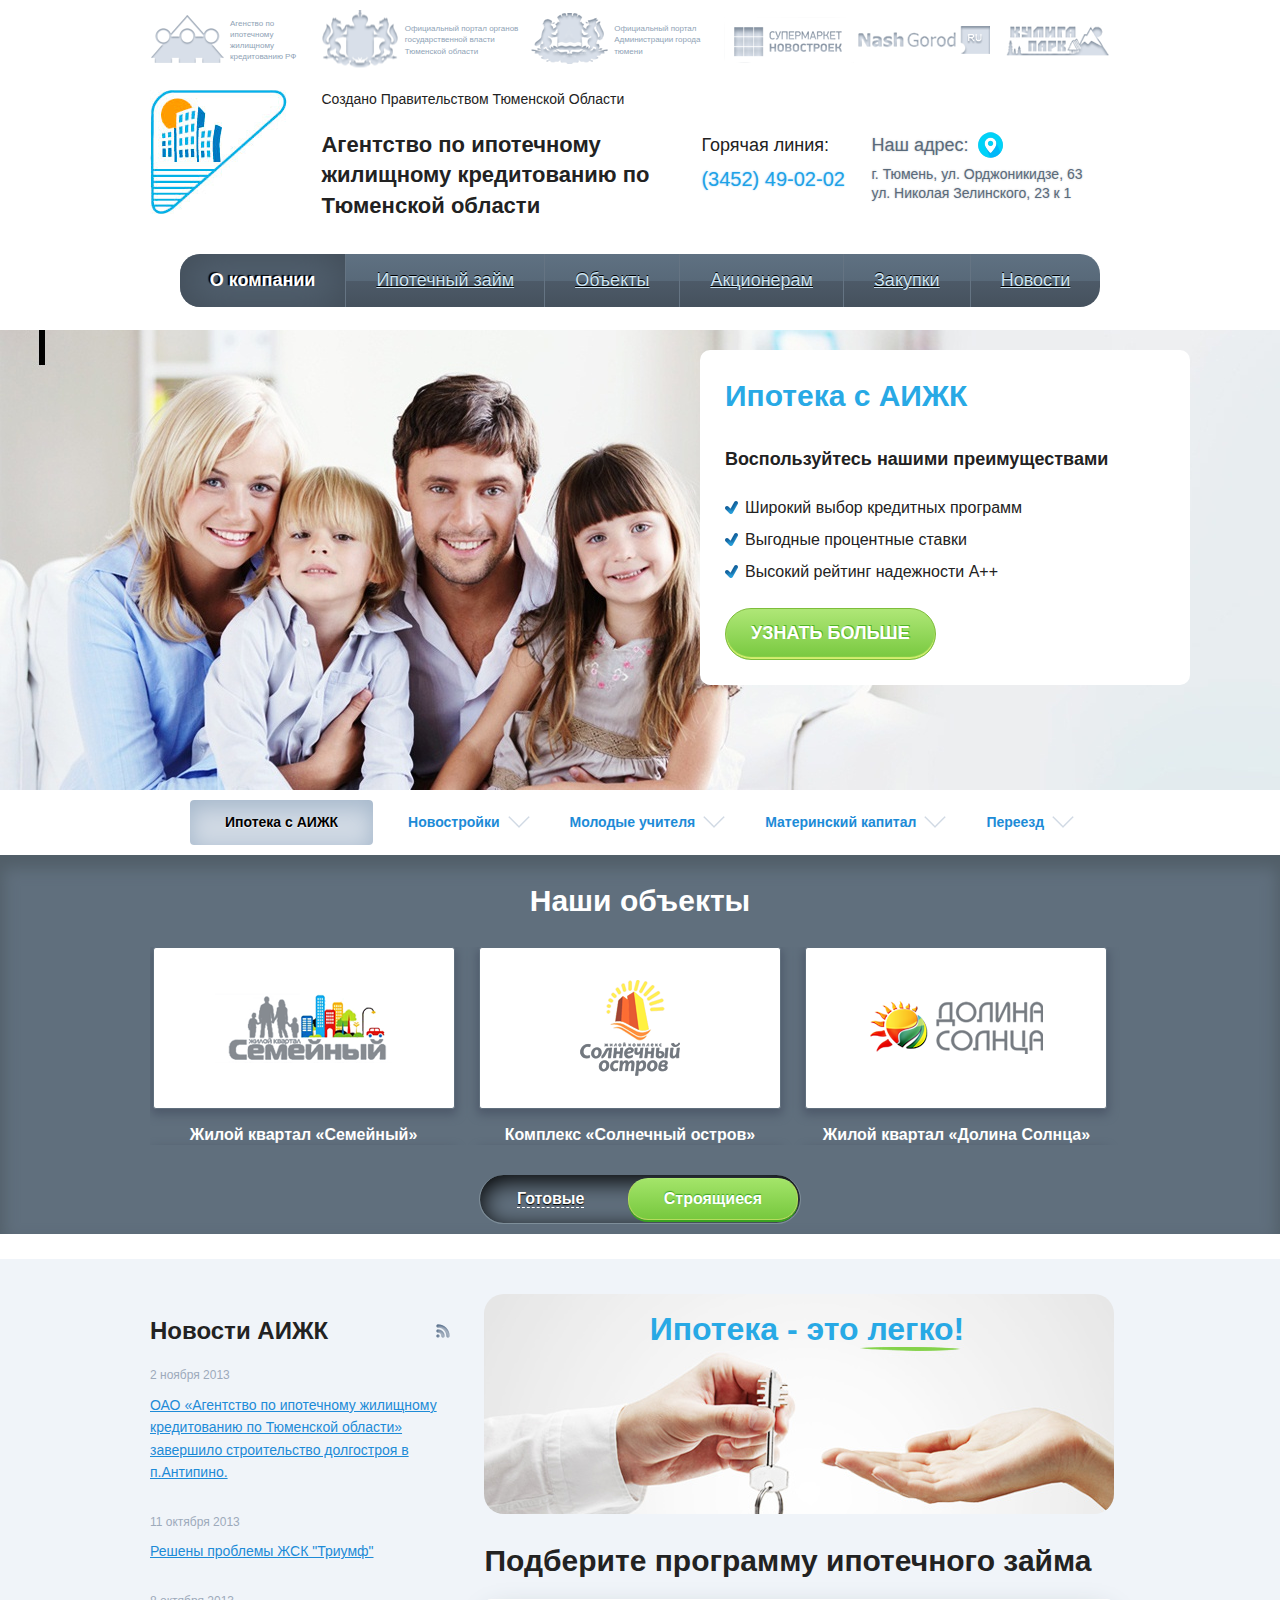
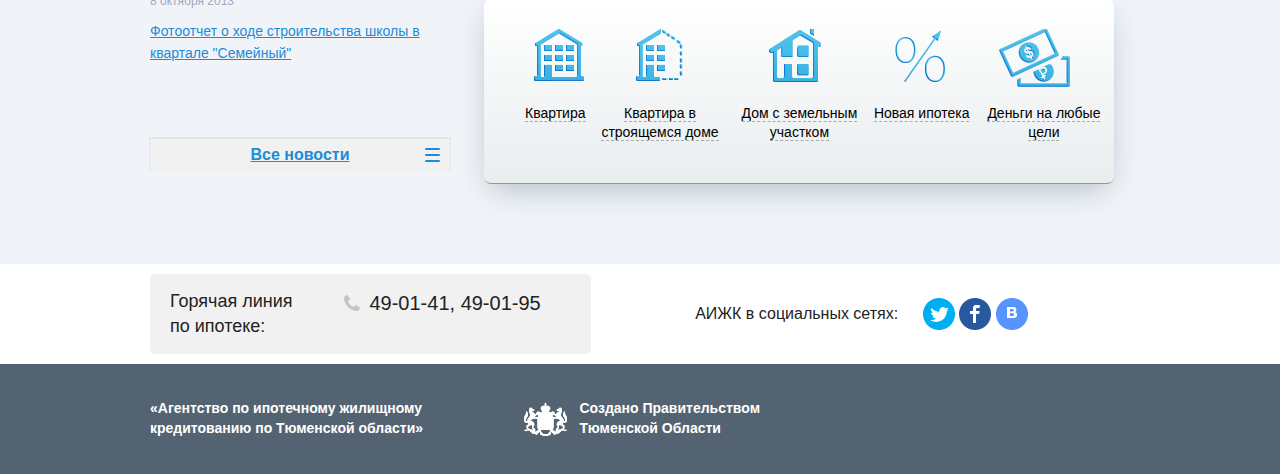
<file: index.html>
<!DOCTYPE html>
<!--[if lt IE 7]>      
<html class="no-js lt-ie9 lt-ie8 lt-ie7">
    <![endif]-->
    <!--[if IE 7]>         
    <html class="no-js lt-ie9 lt-ie8">
        <![endif]-->
        <!--[if IE 8]>         
        <html class="no-js lt-ie9">
            <![endif]-->
            <!--[if gt IE 8]><!-->
            <html>
                <!--<![endif]-->
                <head>
                    <meta charset="utf-8">
                    <!--[if IE]>
                    <meta http-equiv='X-UA-Compatible' content='IE=edge,chrome=1'>
                    <![endif]-->
                    <title>Site</title>
                    <meta name="description" content="">
                    <meta name="viewport" content="width=device-width">
                    <link href='http://fonts.googleapis.com/css?family=Noto+Sans&amp;subset=latin,cyrillic' rel='stylesheet' type='text/css'>
                    <link rel="stylesheet" href="css/normalize.min.css">
                    <link rel="stylesheet" href="js/fancybox/jquery.fancybox.css">
                    <link rel="stylesheet" href="css/main.css">
                    <link rel="stylesheet" href="css/style.css">
                    <link rel="stylesheet" href="js/spinner/styles/jquery.spinnercontrol.css">
                    <link rel="stylesheet" href="js/jquery-ui/themes/base/jquery.ui.all.css">
                    <link rel="stylesheet" href="js/select/jquery.formstyler.css">
                    <!--[if lt IE 9]>
                    <script src="js/html5shiv.js"></script>
                    <![endif]-->
                    <script src="js/modernizr.custom.15868.js"></script>
                </head>
                <body>
                    <!--[if lt IE 7]>
                    <p class="chromeframe">You are using an <strong>outdated</strong> browser. Please <a href="http://browsehappy.com/">upgrade your browser</a> or <a href="http://www.google.com/chromeframe/?redirect=true">activate Google Chrome Frame</a> to improve your experience.</p>
                    <![endif]-->
                    <nav class="partners">
                        <div class="width_980">
                            <a href="#" class="partner1">Агенство по ипотечному жилищному кредитованию РФ</a>
                            <a href="#" class="partner2">Официальный портал органов государственной власти Тюменской области</a>
                            <a href="#" class="partner3">Официальный портал Администрации города тюмени</a>
                            <a href="#" class="partner4"></a>
                            <a href="#" class="partner5"></a>
                            <a href="#" class="partner6"></a>
                        </div>
                    </nav>
                    <header>
                        <div class="width_980">
                            <a href="/" class="logo"></a>
                            <section>
                                <h5>Создано Правительством Тюменской Области </h5>
                                <div class="company">
                                    <h1>Aгентство по ипотечному жилищному кредитованию по Тюменской области</h1>
                                </div>
                                <div class="phones">
                                    <p class="hotline">Горячая линия:</p>
                                    <p class="phone">(3452) 49-02-02</p>
                                </div>
                                <div class="adress">
                                    <a href="#" class="map_link">Наш адрес:</a>
                                    <p>г. Тюмень, ул. Орджоникидзе, 63 ул. Николая Зелинского, 23 к 1</p>
                                </div>
                            </section>
                        </div>
                    </header>
                    <nav>
                        <div class="width_980">
                            <ul class="menu">
                                <li class="active"><a href="#">О компании</a></li>
                                <li><a href="#">Ипотечный займ</a></li>
                                <li><a href="#">Объекты</a></li>
                                <li><a href="#">Акционерам</a></li>
                                <li><a href="#">Закупки</a></li>
                                <li><a href="#">Новости</a></li>
                            </ul>
                        </div>
                    </nav>

                    <!-- <section class="slider_wrap">
                        <div class="main-slider">
                            <div class="slider-wrap">
                                <div class="images">
                                    <img src="img/slide1.jpg">
                                    <img src="img/slide2.jpg">
                                    <img src="img/slide3.jpg">
                                    <img src="img/slide4.jpg">
                                    <img src="img/slide5.jpg">
                                </div>
                                <div class="slide-view">
                                    <div class="slide">
                                        <ul>
                                            <li data-id="1">
                                                <h2>Ипотека с АИЖК</h2>
                                                <h5>Воспользуйтесь нашими преимуществами</h5>
                                                <p>Широкий выбор кредитных программ</p>
                                                <p>Выгодные процентные ставки</p>
                                                <p>Высокий рейтинг надежности А++</p>
                                                <a href="#" class="pick_button">Узнать больше</a>
                                            </li>
                                                <li data-id="2">
                                                <h2>Новостройки</h2>
                                                <h5>Воспользуйтесь нашими преимуществами</h5>
                                                <p>Широкий выбор кредитных программ</p>
                                                <p>Выгодные процентные ставки</p>
                                                <p>Высокий рейтинг надежности А++</p>
                                                <a href="#" class="pick_button">Узнать больше</a>
                                            </li>
                                            <li data-id="3">
                                                <h2>Молодые учителя</h2>
                                                <h5>Воспользуйтесь нашими преимуществами</h5>
                                                <p>Широкий выбор кредитных программ</p>
                                                <p>Выгодные процентные ставки</p>
                                                <p>Высокий рейтинг надежности А++</p>
                                                <a href="#" class="pick_button">Узнать больше</a>
                                            </li>
                                            <li data-id="4">
                                                <h2>Материнский капитал</h2>
                                                <h5>Воспользуйтесь нашими преимуществами</h5>
                                                <p>Широкий выбор кредитных программ</p>
                                                <p>Выгодные процентные ставки</p>
                                                <p>Высокий рейтинг надежности А++</p>
                                                <a href="#" class="pick_button">Узнать больше</a>
                                            </li>
                                            <li data-id="5">
                                                <h2>Переезд</h2>
                                                <h5>Воспользуйтесь нашими преимуществами</h5>
                                                <p>Широкий выбор кредитных программ</p>
                                                <p>Выгодные процентные ставки</p>
                                                <p>Высокий рейтинг надежности А++</p>
                                                <a href="#" class="pick_button">Узнать больше</a>
                                            </li>
                                        </ul>
                                    </div>
                                    <div class="buttons">
                                        <button class="1 active"></button>
                                        <button class="2"></button>
                                        <button class="3"></button>
                                        <button class="4"></button>
                                        <button class="5"></button>
                                    </div>
                                </div>
                            </div>
                        </div>
                    </section> -->

                    <section class="main-slider">
                        <div class="slider-width">
                            <div class="wrap">
                                <div class="slides">
                                    <div class="slide">
                                        <img src="img/slide1.jpg">
                                        <div class="description">
                                            <h2>Ипотека с АИЖК</h2>
                                            <h5>Воспользуйтесь нашими преимуществами</h5>
                                            <p>Широкий выбор кредитных программ</p>
                                            <p>Выгодные процентные ставки</p>
                                            <p>Высокий рейтинг надежности А++</p>
                                            <a href="#" class="pick_button">Узнать больше</a>
                                        </div>
                                    </div>
                                    <div class="slide">
                                        <img src="img/slide2.jpg">
                                        <div class="description">
                                            <h2>Ипотека с АИЖК 2</h2>
                                            <h5>Воспользуйтесь нашими преимуществами</h5>
                                        </div>
                                    </div>
                                    <div class="slide">
                                        <img src="img/slide3.jpg">
                                        <div class="description">
                                            <h2>Ипотека с АИЖК 3</h2>
                                            <h5>Воспользуйтесь нашими преимуществами</h5>
                                            <p>Широкий выбор кредитных программ</p>
                                            <p>Широкий выбор кредитных программ</p>
                                            <p>Широкий выбор кредитных программ</p>
                                            <p>Выгодные процентные ставки</p>
                                            <p>Высокий рейтинг надежности А++</p>
                                            <a href="#" class="pick_button">Узнать больше</a>
                                        </div>
                                    </div>
                                    <div class="slide">
                                        <img src="img/slide4.jpg">
                                        <div class="description">
                                            <h2>Ипотека с АИЖК 4</h2>
                                            <h5>Воспользуйтесь нашими преимуществами</h5>
                                            <p>Широкий выбор кредитных программ</p>
                                            <p>Выгодные процентные ставки</p>
                                            <p>Высокий рейтинг надежности А++</p>
                                            <a href="#" class="pick_button">Узнать больше</a>
                                        </div>
                                    </div>
                                    <div class="slide">
                                        <img src="img/slide5.jpg">
                                        <div class="description">
                                            <h2>Ипотека с АИЖК 5</h2>
                                            <h5>Воспользуйтесь нашими преимуществами</h5>
                                            <p>Широкий выбор кредитных программ</p>
                                            <p>Выгодные процентные ставки</p>
                                            <p>Высокий рейтинг надежности А++</p>
                                            <a href="#" class="pick_button">Узнать больше</a>
                                        </div>
                                    </div>
                                </div>
                            </div>
                        </div>
                    </section>

                    <nav class="slider_nav">
                        <div class="width_980">
                            <ul>
                                <li><button class="1 active" href="#">Ипотека с АИЖК</button></li>
                                <li><button class="2" href="#">Новостройки</button></li>
                                <li><button class="3" href="#">Молодые учителя</button></li>
                                <li><button class="4" href="#">Материнский капитал</button></li>
                                <li><button class="5" href="#">Переезд</button></li>
                            </ul>
                        </div>
                    </nav>

                    <section class="objects">
                        <div class="width_980">
                            <h2>Наши объекты</h2>
                            <div class="obj_wrap">
                                <div class="object constr">
                                    <a href="#" class="object_logo" style="background-image: url(img/object1.png);">
                                        <p>Жилой квартал «Семейный»</p>
                                    </a>
                                </div>
                                <div class="object constr">
                                    <a href="#" class="object_logo" style="background-image: url(img/object2.png);">
                                        <p>Комплекс «Солнечный остров»</p>
                                    </a>
                                </div>
                                <div class="object constr">
                                    <a href="#" class="object_logo" style="background-image: url(img/object3.png);">
                                        <p>Жилой квартал «Долина Солнца»</p>
                                    </a>
                                </div>
                                <div class="object compl">
                                    <a href="#" class="object_logo" style="background-image: url(img/object1.png);">
                                        <p>None</p>
                                    </a>
                                </div>
                                <div class="object compl">
                                    <a href="#" class="object_logo" style="background-image: url(img/object2.png);">
                                        <p>None</p>
                                    </a>
                                </div>
                                <div class="object compl">
                                    <a href="#" class="object_logo" style="background-image: url(img/object3.png);">
                                        <p>None</p>
                                    </a>
                                </div>
                            </div>
                                
                            <div class="toggle">
                                <a href="#" class="completed"><span>Готовые</span></a>
                                <a href="#" class="construction active"><span>Строящиеся</span></a>
                            </div>
                        </div>
                    </section>

                    <section class="content">
                        <div class="width_980 main">
                            <div class="short_news">
                                <h2>Новости АИЖК</h2>
                                <div class="event">
                                    <p class="news_date">2 ноября 2013</p>
                                    <a href="#">ОАО «Агентство по ипотечному жилищному кредитованию по Тюменской области» завершило строительство долгостроя в п.Антипино.</a>
                                </div>
                                <div class="event">
                                    <p class="news_date">11 октября 2013</p>
                                    <a href="#">Решены проблемы ЖСК "Триумф"</a>
                                </div>
                                <div class="event">
                                    <p class="news_date">8 октября 2013</p>
                                    <a href="#">Фотоотчет о ходе строительства школы в квартале "Семейный"</a>
                                </div>
                                <a href="#" class="all_news">Все новости</a>
                            </div>
                            <div class="calc">
                                <div class="calc_banner">
                                    <h1>Ипотека - это легко!</h1>
                                    <p class="bet"></p>
                                    <p class="scr"></p>
                                </div>
                                <h2 class="go-pick">Подберите программу ипотечного займа</h2>
                                <div class="programs">
                                    <div class="item flat"><span>Квартира</span><p class="note">
                                        Последняя комната в коммунальной квартире <a href="#">Подробная информация</a></p></div>
                                    <div class="item build"><span>Квартира в строящемся доме</span><p class="note">
                                        Последняя комната в коммунальной квартире <a href="#">Подробная информация</a></p></div>
                                    <div class="item home"><span>Дом с земельным участком</span><p class="note">
                                        Последняя комната в коммунальной квартире <a href="#">Подробная информация</a></p></div>
                                    <div class="item mortgage"><span>Новая ипотека</span><p class="note">
                                        Последняя комната в коммунальной квартире <a href="#">Подробная информация</a></p></div>
                                    <div class="item credit"><span>Деньги на любые цели</span><p class="note">
                                        Последняя комната в коммунальной квартире <a href="#">Подробная информация</a></p></div>

                                </div>
                            </div>
                        </div>
                    </section>

                    <section class="contacts">
                        <div class="width_980">
                            <div class="hot_line">
                                <p class="hl_caption">Горячая линия по ипотеке:</p>
                                <p class="phone">49-01-41, 49-01-95</p>
                            </div>
                            <p class="social">АИЖК в социальных сетях:</p>
                            <a href="#" class="twitter"></a>
                            <a href="#" class="facebook"></a>
                            <a href="#" class="vkontakte"></a>
                        </div>
                    </section>
                    <footer>
                        <div class="width_980">
                            <p class="agency">«Aгентство по ипотечному жилищному кредитованию по Тюменской области»</p>
                            <p class="created_by">Создано Правительством Тюменской Области</p>
                        </div>
                    </footer>
                    <div class="pick_help_box">
                        <h2>Помощник в выборе программы</h2>
                        <form class="request_form">
                            <label for="name">Как вас зовут?</label><input id="name" type="text" value="Name">
                            <div class="phone_row">
                                <label for="phone">Номер телефона?</label><input id="phone" type="text" class="phone" value="1234567890">
                                <div class="question"></div>
                            </div>
                            <input type="submit" class="pick_button" value="Отправить заявку">
                        </form>
                        <div class="notes">
                            <div class="app">
                                <h3>Мы ценим ваше время</h3>
                                <p>Ваши условия по займу будут автоматически переданы нашему специалисту.</p>
                            </div>
                            <div class="obl">
                                <h3>Мы ценим ваше время</h3>
                                <p>Ваши условия по займу будут автоматически переданы нашему специалисту.</p>
                            </div>
                        </div>
                        <div class="resp">
                            <p class="confidence">Мы несем полную ответственность за Ваши персональные данные. Они не попадут в руки мошенников.</p>
                            <p class="relax">Просто расслабьтесь и дожидайтесь звонка от нашего специалиста.</p>
                        </div>
                    </div>
                    <div class="request_box">
                        <h3>Вам удобнее оформить заявку</h3>
                        <p>Мы можете приехать к нам в офис и оформить заявку уже там или воспользоваться онлайн-конфигуратором.</p>
                        <input id="office" type="radio" name="request"><label class="office_label" for="office"><span>В офисе</span></label>
                        <input id="online" type="radio" name="request"><label class="online_label" for="online"><span>Онлайн заявка</span></label>
                        <div class="call_box">
                            <p class="call">Или позвоните нам</p>
                            <p class="phone">49-01-41, 49-01-95</p>
                        </div>
                    </div>
                    <script src="//ajax.googleapis.com/ajax/libs/jquery/1.10.2/jquery.min.js"></script>
                    <script>window.jQuery || document.write('<script src="js/jquery-1.10.2.min.js"><\/script>')</script>
                    <script src="js/jquery-ui/ui/jquery.ui.core.js"></script>
                    <script src="js/jquery-ui/ui/jquery.ui.widget.js"></script>
                    <script src="js/jquery-ui/ui/jquery.ui.mouse.js"></script>
                    <script src="js/jquery-ui/ui/jquery.ui.slider.js"></script>
                    <script src="js/fancybox/jquery.fancybox.js"></script>
                    <script src="js/select/jquery.formstyler.min.js"></script>
                    <script src="js/jcarousellite_1.0.1.pack.js"></script>
                    <script src="js/spinner/jquery.spinnercontrol.js"></script>
                    <script src="js/mask.js"></script>
                    <script src="js/main.js"></script>
                </body>
            </html>
</file>
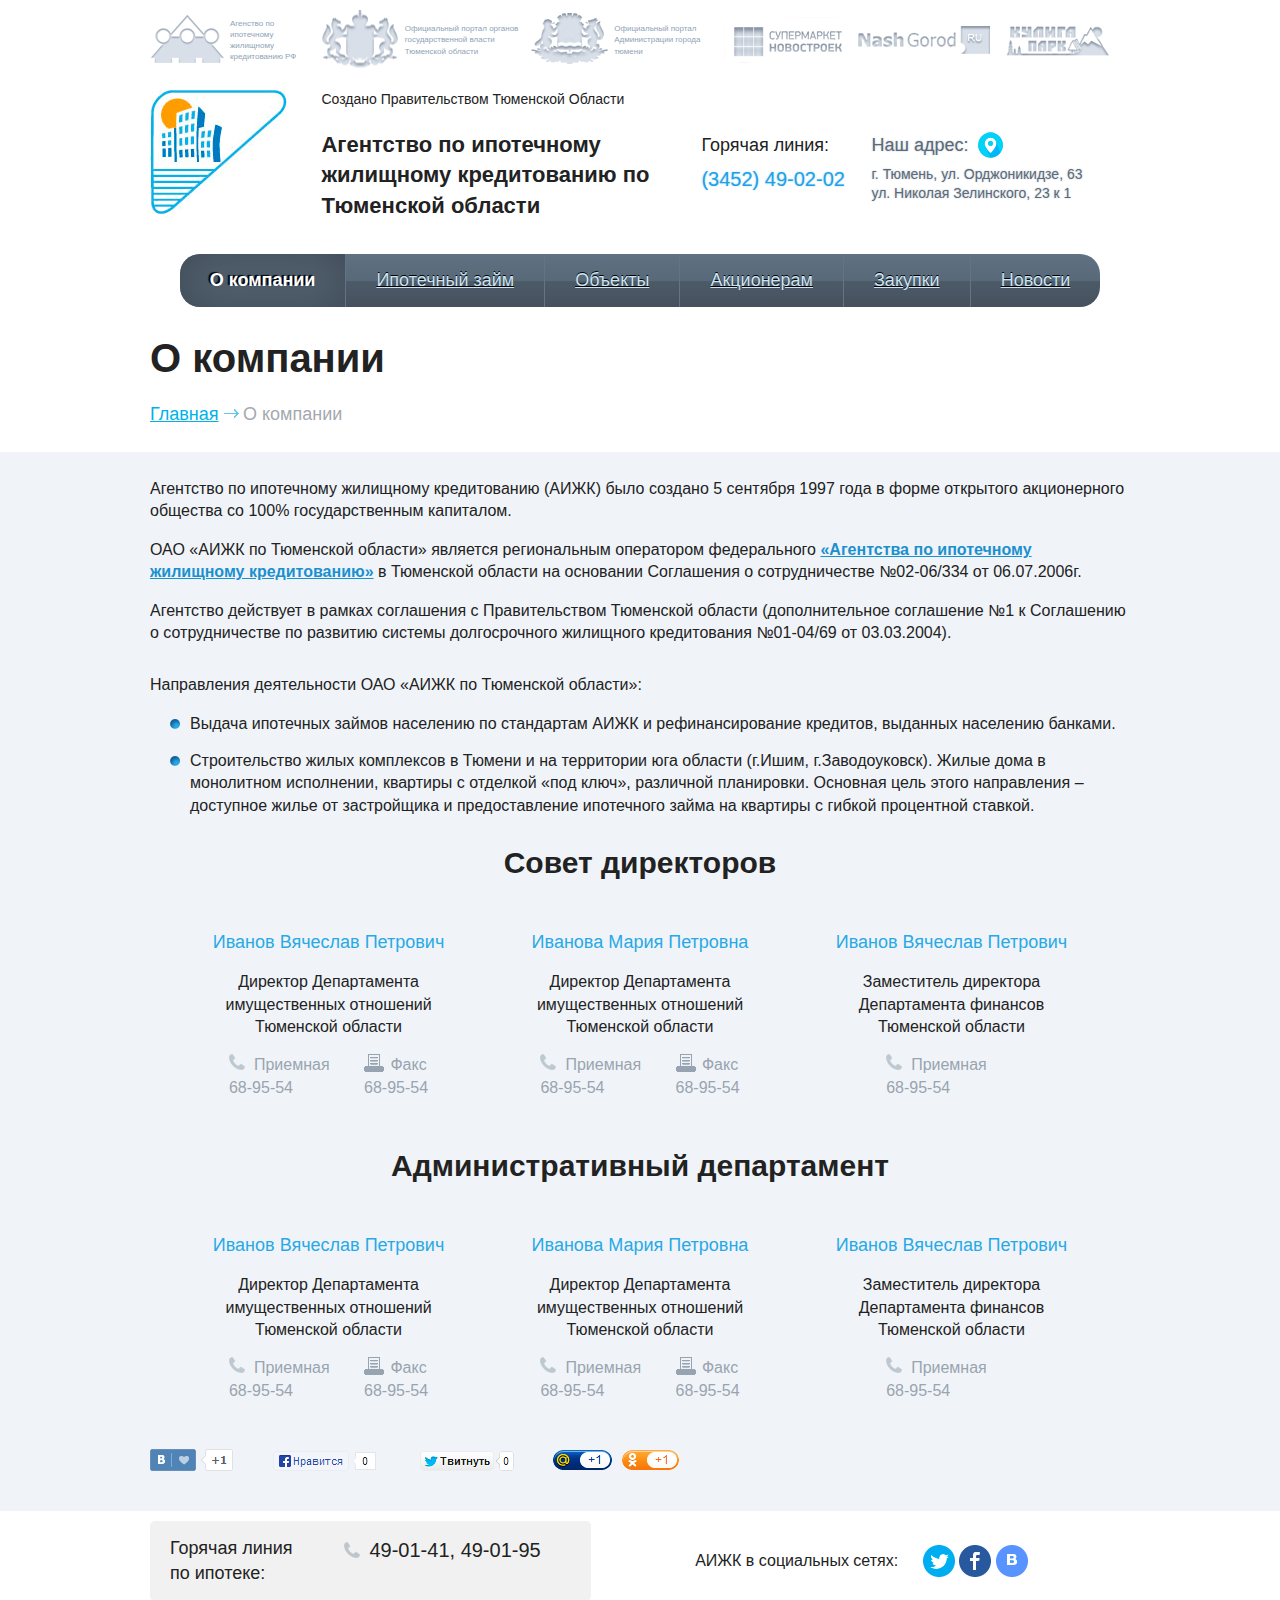
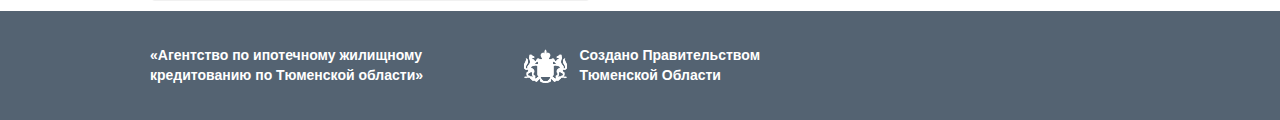
<file: about.html>
<!DOCTYPE html>
<!--[if lt IE 7]>      
<html class="no-js lt-ie9 lt-ie8 lt-ie7">
    <![endif]-->
    <!--[if IE 7]>         
    <html class="no-js lt-ie9 lt-ie8">
        <![endif]-->
        <!--[if IE 8]>         
        <html class="no-js lt-ie9">
            <![endif]-->
            <!--[if gt IE 8]><!-->
            <html>
                <!--<![endif]-->
                <head>
                    <meta charset="utf-8">
                    <!--[if IE]>
                    <meta http-equiv='X-UA-Compatible' content='IE=edge,chrome=1'>
                    <![endif]-->
                    <title>Site</title>
                    <meta name="description" content="">
                    <meta name="viewport" content="width=device-width">
                    <link href='http://fonts.googleapis.com/css?family=Noto+Sans&amp;subset=latin,cyrillic' rel='stylesheet' type='text/css'>
                    <link rel="stylesheet" href="css/normalize.min.css">
                    <link rel="stylesheet" href="js/fancybox/jquery.fancybox.css">
                    <link rel="stylesheet" href="css/main.css">
                    <link rel="stylesheet" href="css/style.css">
                    <link rel="stylesheet" href="js/spinner/styles/jquery.spinnercontrol.css">
                    <link rel="stylesheet" href="js/jquery-ui/themes/base/jquery.ui.all.css">
                    <link rel="stylesheet" href="js/select/jquery.formstyler.css">
                    <!--[if lt IE 9]>
                    <script src="js/html5shiv.js"></script>
                    <![endif]-->
                    <script src="js/modernizr.custom.15868.js"></script>
                </head>
                <body>
                    <!--[if lt IE 7]>
                    <p class="chromeframe">You are using an <strong>outdated</strong> browser. Please <a href="http://browsehappy.com/">upgrade your browser</a> or <a href="http://www.google.com/chromeframe/?redirect=true">activate Google Chrome Frame</a> to improve your experience.</p>
                    <![endif]-->
                    <nav class="partners">
                        <div class="width_980">
                            <a href="#" class="partner1">Агенство по ипотечному жилищному кредитованию РФ</a>
                            <a href="#" class="partner2">Официальный портал органов государственной власти Тюменской области</a>
                            <a href="#" class="partner3">Официальный портал Администрации города тюмени</a>
                            <a href="#" class="partner4"></a>
                            <a href="#" class="partner5"></a>
                            <a href="#" class="partner6"></a>
                        </div>
                    </nav>
                    <header>
                        <div class="width_980">
                            <a href="/" class="logo"></a>
                            <section>
                                <h5>Создано Правительством Тюменской Области </h5>
                                <div class="company">
                                    <h1>Aгентство по ипотечному жилищному кредитованию по Тюменской области</h1>
                                </div>
                                <div class="phones">
                                    <p class="hotline">Горячая линия:</p>
                                    <p class="phone">(3452) 49-02-02</p>
                                </div>
                                <div class="adress">
                                    <a href="#" class="map_link">Наш адрес:</a>
                                    <p>г. Тюмень, ул. Орджоникидзе, 63 ул. Николая Зелинского, 23 к 1</p>
                                </div>
                            </section>
                        </div>
                    </header>
                    <nav>
                        <div class="width_980">
                            <ul class="menu">
                                <li class="active"><a href="#">О компании</a></li>
                                <li><a href="#">Ипотечный займ</a></li>
                                <li><a href="#">Объекты</a></li>
                                <li><a href="#">Акционерам</a></li>
                                <li><a href="#">Закупки</a></li>
                                <li><a href="#">Новости</a></li>
                            </ul>
                        </div>
                    </nav>

                    <section class="breadcrumbs_head">
                        <div class="width_980">
                            <h2>О компании</h2>
                            <ul class="breadcrumbs">
                                <li><a href="/">Главная</a></li>
                                <li>О компании</li>
                            </ul>
                        </div>
                    </section>

                    <section class="content about">
                        <div class="width_980">
                            <p>Агентство по ипотечному жилищному кредитованию (АИЖК) было создано 5 сентября 1997 года в форме открытого акционерного общества со 100% государственным капиталом.</p>
                            <p>ОАО «АИЖК по Тюменской области» является региональным оператором федерального <a href="#">«Агентства по ипотечному жилищному кредитованию»</a>  в Тюменской области на основании Соглашения о сотрудничестве №02-06/334 от 06.07.2006г.</p>
                            <p>Агентство действует в рамках соглашения с Правительством Тюменской области (дополнительное соглашение №1 к Соглашению о сотрудничестве по развитию системы долгосрочного жилищного кредитования №01-04/69 от 03.03.2004).</p>
                            <p style="margin-top: 30px;">Направления деятельности  ОАО «АИЖК по Тюменской области»:</p>
                            <ul>
                                <li><p>Выдача ипотечных займов населению по стандартам АИЖК и рефинансирование кредитов, выданных населению банками.</p></li>
                                <li><p>Строительство жилых комплексов в Тюмени и на территории юга области (г.Ишим, г.Заводоуковск). Жилые дома в монолитном исполнении, квартиры с отделкой «под ключ», различной планировки. Основная цель этого направления – доступное жилье от застройщика и предоставление ипотечного займа на квартиры с гибкой процентной ставкой.</p></li>
                            </ul>
                            <div class="administration">
                                <h2>Совет директоров</h2>
                                <div class="director">
                                    <p class="fio">Иванов Вячеслав Петрович</p>
                                    <p class="position">Директор Департамента имущественных отношений Тюменской области</p>
                                    <div class="phones">
                                        <div class="phone">
                                            <p>Приемная</p>
                                            <p>68-95-54</p>
                                        </div>
                                        <div class="fax">
                                            <p>Факс</p>
                                            <p>68-95-54</p>
                                        </div>
                                    </div>
                                    <div class="more">
                                        <div class="wrap">
                                            <h2>Иванова Мария Петровна</h2>
                                            <p>Указом Екатерины II 24 октября 1780 г. была учреждена экспедиция о государственных доходах, что являлось началом создания государственного финансового органа в России. Манифестом Императора Александра I «Об утверждении Министерств» был образован ряд министерств, в том числе Министерство финансов Российской империи.</p>
                                            <p>В СССР роль министерства исполнял Народный комиссариат финансов, преобразованный в 1946 году в союзно-республиканское Министерство финансов СССР</p>
                                            <p>(Минфин СССР), которое объединяло в себе министерства финансов союзных республик СССР, в частности Министерство финансов РСФСР. Вышестоящим органом Минфина РСФСР являлся Совет Министров РСФСР, а органом Минфина СССР — Совет министров СССР.</p>
                                            <p>Указом Екатерины II 24 октября 1780 г. была учреждена экспедиция о государственных доходах, что являлось началом создания государственного финансового органа в России.</p>
                                            <p>Манифестом Императора Александра I «Об утверждении Министерств» был образован ряд министерств, в том числе Министерство финансов Российской империи.</p>
                                            <div class="phones">
                                                <div class="phone-place">
                                                    <p class="reception">Телефон приемной</p>
                                                    <p class="phone-numbers">49-01-41, 49-01-95</p>
                                                </div>
                                            </div>
                                            <div class="phones">
                                                <div class="phone-place">
                                                    <p class="reception fax">Факс</p>
                                                    <p class="phone-numbers">49-01-95</p>
                                                </div>
                                            </div>
                                        </div>
                                    </div>
                                </div>
                                <div class="director">
                                    <p class="fio">Иванова Мария Петровна</p>
                                    <p class="position">Директор Департамента имущественных отношений Тюменской области</p>
                                    <div class="phones">
                                        <div class="phone">
                                            <p>Приемная</p>
                                            <p>68-95-54</p>
                                        </div>
                                        <div class="fax">
                                            <p>Факс</p>
                                            <p>68-95-54</p>
                                        </div>
                                    </div>
                                    <div class="more">
                                        <div class="wrap">
                                            <h2>Иванова Мария Петровна</h2>
                                            <p>Указом Екатерины II 24 октября 1780 г. была учреждена экспедиция о государственных доходах, что являлось началом создания государственного финансового органа в России. Манифестом Императора Александра I «Об утверждении Министерств» был образован ряд министерств, в том числе Министерство финансов Российской империи.</p>
                                            <p>В СССР роль министерства исполнял Народный комиссариат финансов, преобразованный в 1946 году в союзно-республиканское Министерство финансов СССР</p>
                                            <p>(Минфин СССР), которое объединяло в себе министерства финансов союзных республик СССР, в частности Министерство финансов РСФСР. Вышестоящим органом Минфина РСФСР являлся Совет Министров РСФСР, а органом Минфина СССР — Совет министров СССР.</p>
                                            <p>Указом Екатерины II 24 октября 1780 г. была учреждена экспедиция о государственных доходах, что являлось началом создания государственного финансового органа в России.</p>
                                            <p>Манифестом Императора Александра I «Об утверждении Министерств» был образован ряд министерств, в том числе Министерство финансов Российской империи.</p>
                                            <div class="phones">
                                                <div class="phone-place">
                                                    <p class="reception">Телефон приемной</p>
                                                    <p class="phone-numbers">49-01-41, 49-01-95</p>
                                                </div>
                                            </div>
                                            <div class="phones">
                                                <div class="phone-place">
                                                    <p class="reception fax">Факс</p>
                                                    <p class="phone-numbers">49-01-95</p>
                                                </div>
                                            </div>
                                        </div>
                                    </div>
                                </div>
                                <div class="director">
                                    <p class="fio">Иванов Вячеслав Петрович</p>
                                    <p class="position">Заместитель директора Департамента финансов Тюменской области</p>
                                    <div class="phones">
                                        <div class="phone">
                                            <p>Приемная</p>
                                            <p>68-95-54</p>
                                        </div>
                                    </div>
                                    <div class="more">
                                        <div class="wrap">
                                            <h2>Иванова Мария Петровна</h2>
                                            <p>Указом Екатерины II 24 октября 1780 г. была учреждена экспедиция о государственных доходах, что являлось началом создания государственного финансового органа в России. Манифестом Императора Александра I «Об утверждении Министерств» был образован ряд министерств, в том числе Министерство финансов Российской империи.</p>
                                            <p>В СССР роль министерства исполнял Народный комиссариат финансов, преобразованный в 1946 году в союзно-республиканское Министерство финансов СССР</p>
                                            <p>(Минфин СССР), которое объединяло в себе министерства финансов союзных республик СССР, в частности Министерство финансов РСФСР. Вышестоящим органом Минфина РСФСР являлся Совет Министров РСФСР, а органом Минфина СССР — Совет министров СССР.</p>
                                            <p>Указом Екатерины II 24 октября 1780 г. была учреждена экспедиция о государственных доходах, что являлось началом создания государственного финансового органа в России.</p>
                                            <p>Манифестом Императора Александра I «Об утверждении Министерств» был образован ряд министерств, в том числе Министерство финансов Российской империи.</p>
                                            <div class="phones">
                                                <div class="phone-place">
                                                    <p class="reception">Телефон приемной</p>
                                                    <p class="phone-numbers">49-01-41, 49-01-95</p>
                                                </div>
                                            </div>
                                            <div class="phones">
                                                <div class="phone-place">
                                                    <p class="reception fax">Факс</p>
                                                    <p class="phone-numbers">49-01-95</p>
                                                </div>
                                            </div>
                                        </div>
                                    </div>
                                </div>
                                <h2>Административный департамент</h2>
                                <div class="director">
                                    <p class="fio">Иванов Вячеслав Петрович</p>
                                    <p class="position">Директор Департамента имущественных отношений Тюменской области</p>
                                    <div class="phones">
                                        <div class="phone">
                                            <p>Приемная</p>
                                            <p>68-95-54</p>
                                        </div>
                                        <div class="fax">
                                            <p>Факс</p>
                                            <p>68-95-54</p>
                                        </div>
                                    </div>
                                    <div class="more">
                                        <div class="wrap">
                                            <h2>Иванова Мария Петровна</h2>
                                            <p>Указом Екатерины II 24 октября 1780 г. была учреждена экспедиция о государственных доходах, что являлось началом создания государственного финансового органа в России. Манифестом Императора Александра I «Об утверждении Министерств» был образован ряд министерств, в том числе Министерство финансов Российской империи.</p>
                                            <p>В СССР роль министерства исполнял Народный комиссариат финансов, преобразованный в 1946 году в союзно-республиканское Министерство финансов СССР</p>
                                            <p>(Минфин СССР), которое объединяло в себе министерства финансов союзных республик СССР, в частности Министерство финансов РСФСР. Вышестоящим органом Минфина РСФСР являлся Совет Министров РСФСР, а органом Минфина СССР — Совет министров СССР.</p>
                                            <p>Указом Екатерины II 24 октября 1780 г. была учреждена экспедиция о государственных доходах, что являлось началом создания государственного финансового органа в России.</p>
                                            <p>Манифестом Императора Александра I «Об утверждении Министерств» был образован ряд министерств, в том числе Министерство финансов Российской империи.</p>
                                            <div class="phones">
                                                <div class="phone-place">
                                                    <p class="reception">Телефон приемной</p>
                                                    <p class="phone-numbers">49-01-41, 49-01-95</p>
                                                </div>
                                            </div>
                                            <div class="phones">
                                                <div class="phone-place">
                                                    <p class="reception fax">Факс</p>
                                                    <p class="phone-numbers">49-01-95</p>
                                                </div>
                                            </div>
                                        </div>
                                    </div>
                                </div>
                                <div class="director">
                                    <p class="fio">Иванова Мария Петровна</p>
                                    <p class="position">Директор Департамента имущественных отношений Тюменской области</p>
                                    <div class="phones">
                                        <div class="phone">
                                            <p>Приемная</p>
                                            <p>68-95-54</p>
                                        </div>
                                        <div class="fax">
                                            <p>Факс</p>
                                            <p>68-95-54</p>
                                        </div>
                                    </div>
                                    <div class="more">
                                        <div class="wrap">
                                            <h2>Иванова Мария Петровна</h2>
                                            <p>Указом Екатерины II 24 октября 1780 г. была учреждена экспедиция о государственных доходах, что являлось началом создания государственного финансового органа в России. Манифестом Императора Александра I «Об утверждении Министерств» был образован ряд министерств, в том числе Министерство финансов Российской империи.</p>
                                            <p>В СССР роль министерства исполнял Народный комиссариат финансов, преобразованный в 1946 году в союзно-республиканское Министерство финансов СССР</p>
                                            <p>(Минфин СССР), которое объединяло в себе министерства финансов союзных республик СССР, в частности Министерство финансов РСФСР. Вышестоящим органом Минфина РСФСР являлся Совет Министров РСФСР, а органом Минфина СССР — Совет министров СССР.</p>
                                            <p>Указом Екатерины II 24 октября 1780 г. была учреждена экспедиция о государственных доходах, что являлось началом создания государственного финансового органа в России.</p>
                                            <p>Манифестом Императора Александра I «Об утверждении Министерств» был образован ряд министерств, в том числе Министерство финансов Российской империи.</p>
                                            <div class="phones">
                                                <div class="phone-place">
                                                    <p class="reception">Телефон приемной</p>
                                                    <p class="phone-numbers">49-01-41, 49-01-95</p>
                                                </div>
                                            </div>
                                            <div class="phones">
                                                <div class="phone-place">
                                                    <p class="reception fax">Факс</p>
                                                    <p class="phone-numbers">49-01-95</p>
                                                </div>
                                            </div>
                                        </div>
                                    </div>
                                </div>
                                <div class="director">
                                    <p class="fio">Иванов Вячеслав Петрович</p>
                                    <p class="position">Заместитель директора Департамента финансов Тюменской области</p>
                                    <div class="phones">
                                        <div class="phone">
                                            <p>Приемная</p>
                                            <p>68-95-54</p>
                                        </div>
                                    </div>
                                    <div class="more">
                                        <div class="wrap">
                                            <h2>Иванова Мария Петровна</h2>
                                            <p>Указом Екатерины II 24 октября 1780 г. была учреждена экспедиция о государственных доходах, что являлось началом создания государственного финансового органа в России. Манифестом Императора Александра I «Об утверждении Министерств» был образован ряд министерств, в том числе Министерство финансов Российской империи.</p>
                                            <p>В СССР роль министерства исполнял Народный комиссариат финансов, преобразованный в 1946 году в союзно-республиканское Министерство финансов СССР</p>
                                            <p>(Минфин СССР), которое объединяло в себе министерства финансов союзных республик СССР, в частности Министерство финансов РСФСР. Вышестоящим органом Минфина РСФСР являлся Совет Министров РСФСР, а органом Минфина СССР — Совет министров СССР.</p>
                                            <p>Указом Екатерины II 24 октября 1780 г. была учреждена экспедиция о государственных доходах, что являлось началом создания государственного финансового органа в России.</p>
                                            <p>Манифестом Императора Александра I «Об утверждении Министерств» был образован ряд министерств, в том числе Министерство финансов Российской империи.</p>
                                            <div class="phones">
                                                <div class="phone-place">
                                                    <p class="reception">Телефон приемной</p>
                                                    <p class="phone-numbers">49-01-41, 49-01-95</p>
                                                </div>
                                            </div>
                                            <div class="phones">
                                                <div class="phone-place">
                                                    <p class="reception fax">Факс</p>
                                                    <p class="phone-numbers">49-01-95</p>
                                                </div>
                                            </div>
                                        </div>
                                    </div>
                                </div>
                                <div class="socials"><a href="#"><img src="img/socials.png"></a></div>
                            </div>
                        </div>
                    </section>

                    <section class="contacts">
                        <div class="width_980">
                            <div class="hot_line">
                                <p class="hl_caption">Горячая линия по ипотеке:</p>
                                <p class="phone">49-01-41, 49-01-95</p>
                            </div>
                            <p class="social">АИЖК в социальных сетях:</p>
                            <a href="#" class="twitter"></a>
                            <a href="#" class="facebook"></a>
                            <a href="#" class="vkontakte"></a>
                        </div>
                    </section>
                    <footer>
                        <div class="width_980">
                            <p class="agency">«Aгентство по ипотечному жилищному кредитованию по Тюменской области»</p>
                            <p class="created_by">Создано Правительством Тюменской Области</p>
                        </div>
                    </footer>
                    <div class="pick_help_box">
                        <h2>Помощник в выборе программы</h2>
                        <form class="request_form">
                            <label for="name">Как вас зовут?</label><input id="name" type="text" value="Name">
                            <div class="phone_row">
                                <label for="phone">Номер телефона?</label><input id="phone" type="text" class="phone" value="1234567890">
                                <div class="question"></div>
                            </div>
                            <input type="submit" class="pick_button" value="Отправить заявку">
                        </form>
                        <div class="notes">
                            <div class="app">
                                <h3>Мы ценим ваше время</h3>
                                <p>Ваши условия по займу будут автоматически переданы нашему специалисту.</p>
                            </div>
                            <div class="obl">
                                <h3>Мы ценим ваше время</h3>
                                <p>Ваши условия по займу будут автоматически переданы нашему специалисту.</p>
                            </div>
                        </div>
                        <div class="resp">
                            <p class="confidence">Мы несем полную ответственность за Ваши персональные данные. Они не попадут в руки мошенников.</p>
                            <p class="relax">Просто расслабьтесь и дожидайтесь звонка от нашего специалиста.</p>
                        </div>
                    </div>
                    <div class="request_box">
                        <h3>Вам удобнее оформить заявку</h3>
                        <p>Мы можете приехать к нам в офис и оформить заявку уже там или воспользоваться онлайн-конфигуратором.</p>
                        <input id="office" type="radio" name="request"><label class="office_label" for="office"><span>В офисе</span></label>
                        <input id="online" type="radio" name="request"><label class="online_label" for="online"><span>Онлайн заявка</span></label>
                        <div class="call_box">
                            <p class="call">Или позвоните нам</p>
                            <p class="phone">49-01-41, 49-01-95</p>
                        </div>
                    </div>
                    <script src="//ajax.googleapis.com/ajax/libs/jquery/1.10.2/jquery.min.js"></script>
                    <script>window.jQuery || document.write('<script src="js/jquery-1.10.2.min.js"><\/script>')</script>
                    <script src="js/jquery-ui/ui/jquery.ui.core.js"></script>
                    <script src="js/jquery-ui/ui/jquery.ui.widget.js"></script>
                    <script src="js/jquery-ui/ui/jquery.ui.mouse.js"></script>
                    <script src="js/jquery-ui/ui/jquery.ui.slider.js"></script>
                    <script src="js/fancybox/jquery.fancybox.js"></script>
                    <script src="js/select/jquery.formstyler.min.js"></script>
                    <script src="js/jcarousellite_1.0.1.pack.js"></script>
                    <script src="js/spinner/jquery.spinnercontrol.js"></script>
                    <script src="js/mask.js"></script>
                    <script src="js/main.js"></script>
                </body>
            </html>
</file>
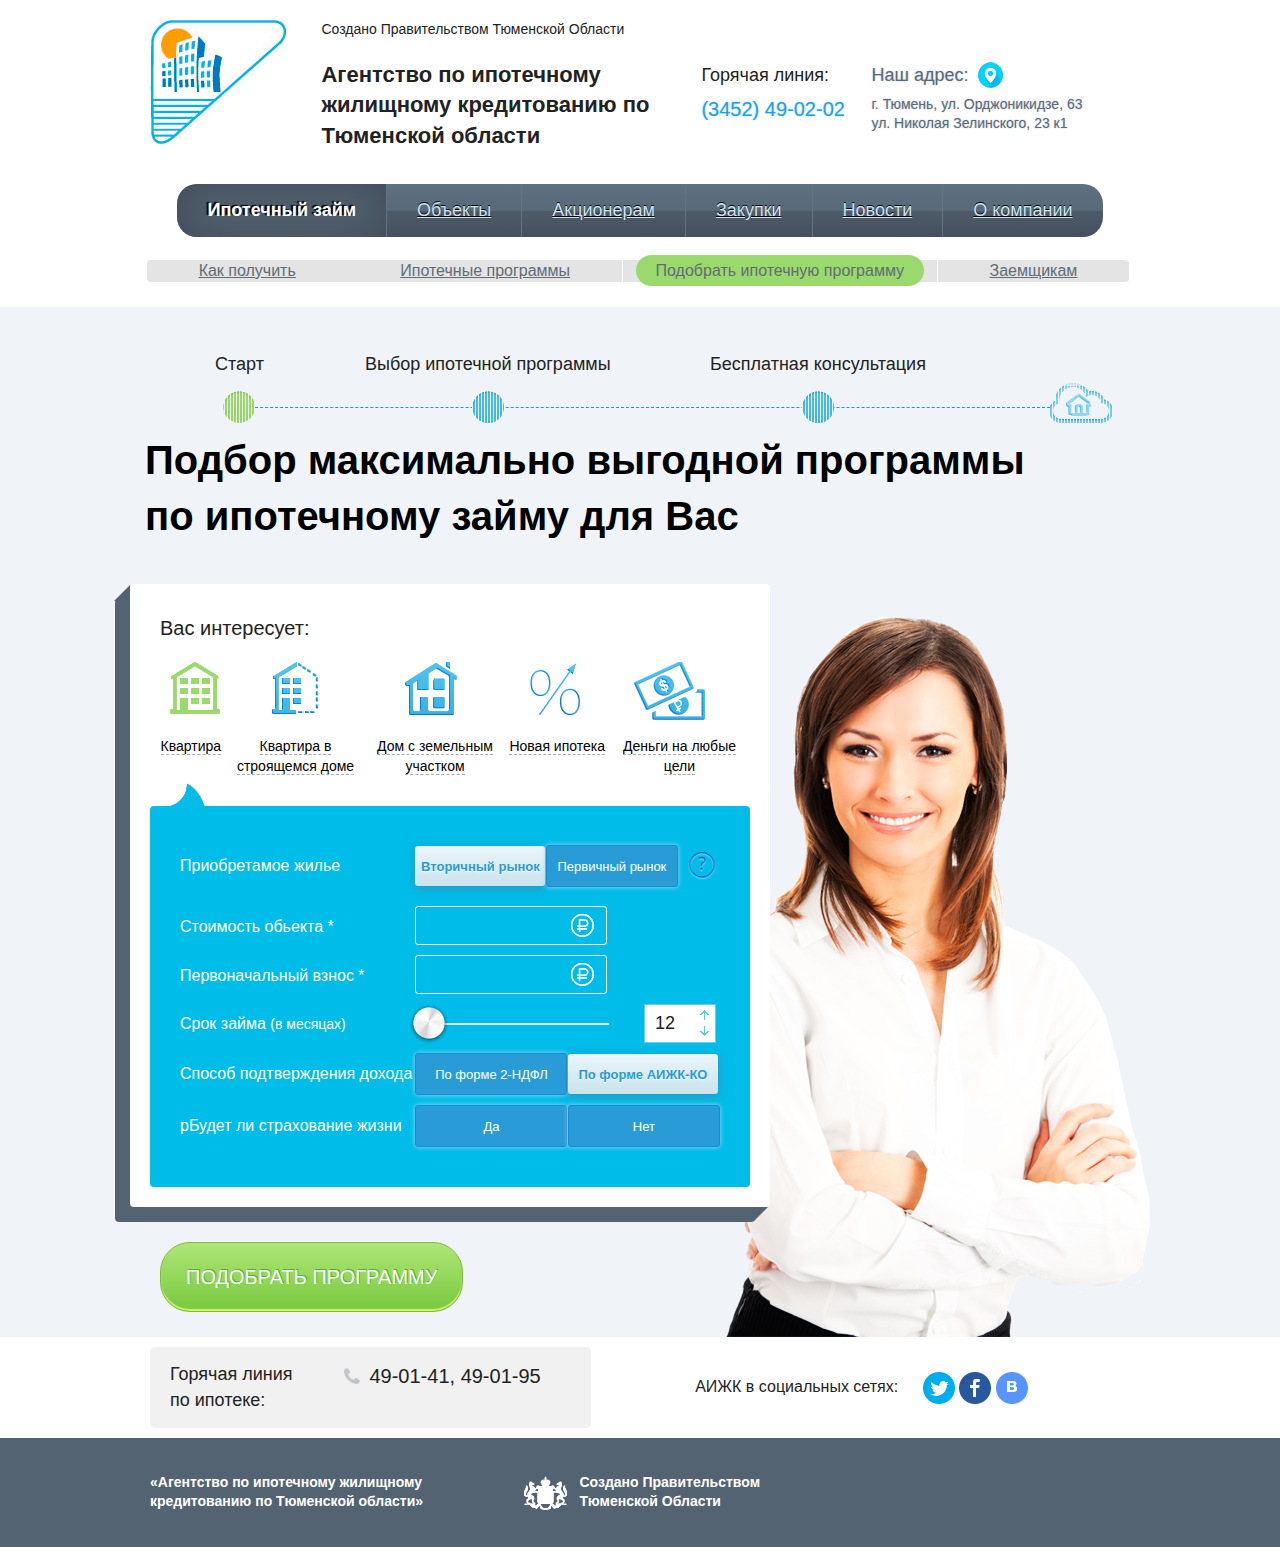
<file: calculator.html>
<!DOCTYPE html>
<!--[if lt IE 7]>      
<html class="no-js lt-ie9 lt-ie8 lt-ie7">
    <![endif]-->
    <!--[if IE 7]>         
    <html class="no-js lt-ie9 lt-ie8">
        <![endif]-->
        <!--[if IE 8]>         
        <html class="no-js lt-ie9">
            <![endif]-->
            <!--[if gt IE 8]><!-->
            <html>
                <!--<![endif]-->
                <head>
                    <meta charset="utf-8">
                    <!--[if IE]>
                    <meta http-equiv='X-UA-Compatible' content='IE=edge,chrome=1'>
                    <![endif]-->
                    <title>Site</title>
                    <meta name="description" content="">
                    <meta name="viewport" content="width=device-width">
                    <link href='http://fonts.googleapis.com/css?family=Noto+Sans&amp;subset=latin,cyrillic' rel='stylesheet' type='text/css'>
                    <link rel="stylesheet" href="css/normalize.min.css">
                    <link rel="stylesheet" href="js/fancybox/jquery.fancybox.css">
                    <link rel="stylesheet" href="css/main.css">
                    <link rel="stylesheet" href="css/style.css">
                    <link rel="stylesheet" href="js/spinner/styles/jquery.spinnercontrol.css">
                    <link rel="stylesheet" href="js/jquery-ui/themes/base/jquery.ui.all.css">
                    <link rel="stylesheet" href="js/select/jquery.formstyler.css">
                    <!--[if lt IE 9]>
                    <script src="js/html5shiv.js"></script>
                    <![endif]-->
                    <script src="js/modernizr.custom.15868.js"></script>
                </head>
                <body>
                    <!--[if lt IE 7]>
                    <p class="chromeframe">You are using an <strong>outdated</strong> browser. Please <a href="http://browsehappy.com/">upgrade your browser</a> or <a href="http://www.google.com/chromeframe/?redirect=true">activate Google Chrome Frame</a> to improve your experience.</p>
                    <![endif]-->
                    <header>
                        <div class="width_980">
                            <a href="/" class="logo"></a>
                            <section>
                                <h5>Создано Правительством Тюменской Области </h5>
                                <div class="company">
                                    <h1>Aгентство по ипотечному жилищному кредитованию по Тюменской области</h1>
                                </div>
                                <div class="phones">
                                    <p class="hotline">Горячая линия:</p>
                                    <p class="phone">(3452) 49-02-02</p>
                                </div>
                                <div class="adress">
                                    <a href="#" class="map_link">Наш адрес:</a>
                                    <p>г. Тюмень, ул. Орджоникидзе, 63 ул. Николая Зелинского, 23 к1</p>
                                </div>
                            </section>
                        </div>
                    </header>
                    <nav>
                        <div class="width_980">
                            <ul class="menu">
                                <li class="active"><a href="#">Ипотечный займ</a></li>
                                <li><a href="#">Объекты</a></li>
                                <li><a href="#">Акционерам</a></li>
                                <li><a href="#">Закупки</a></li>
                                <li><a href="#" >Новости</a></li>
                                <li><a href="#">О компании</a></li>
                            </ul>
                        </div>
                    </nav>
                    <nav>
                        <div class="width_980">
                            <ul class="menu2">
                                <li><a href="#">Как получить</a></li>
                                <li><a href="#">Ипотечные программы</a></li>
                                <li class="active"><a href="#">Подобрать ипотечную программу</a></li>
                                <li><a href="#">Заемщикам</a></li>
                            </ul>
                        </div>
                    </nav>
                    <section class="content">
                        <div class="steps_wrap" style="height: 90px;">
                            <div class="top_steps">
                                <div class="width_980">
                                    <div class="progress">
                                        <p class="step1 active">Старт</p>
                                        <p class="step2">Выбор ипотечной программы</p>
                                        <p class="step3">Бесплатная консультация</p>
                                        <p class="step4"></p>
                                    </div>
                                </div>
                            </div>
                        </div>
                        <div class="width_1020">
                            <h1>Подбор максимально выгодной программы</h1>
                            <h1>по ипотечному займу для Вас</h1>
                            <form>
                                <div class="what_interest">
                                    <p class="interest">Вас интересует:</p>
                                    <a href="" class="item flat"><span>Квартира</span></a>
                                    <a href="" class="item build"><span>Квартира в строящемся доме</span></a>
                                    <a href="" class="item home"><span>Дом с земельным участком</span></a>
                                    <a href="" class="item mortgage"><span>Новая ипотека</span></a>
                                    <a href="" class="item credit"><span>Деньги на любые цели</span></a>
                                    <div class="pointer_rail">
                                        <p class="pointer"></p>
                                    </div>
                                    <div class="calculate">
                                        <!-- Новая квартира -->
                                        <div class="calc flat">
                                            <div class="form">
                                                <div class="row">
                                                    <label>Приобретамое жилье</label>
                                                    <input type="radio" name="flat_rialto" id="flat_rialto_secondary" checked>
                                                    <label class="check2" for="flat_rialto_secondary"><p  class="short">Вторичный рынок</p></label>
                                                    <input type="radio" name="flat_rialto" id="flat_rialto_primary">
                                                    <label class="check2" for="flat_rialto_primary"><p  class="short">Первичный рынок</p></label>
                                                    <p class="notice"><span>Подтвердите свой доход по формам 2-НДФЛ или АИЖК КО.</span></p>
                                                </div>
                                                <div class="row"><label for="flat_price">Стоимость обьекта *</label><input  class="inp" type="text" id="flat_price"></div>
                                                <div class="row"><label for="flat_fee">Первоначальный взнос *</label><input class="inp" type="text" id="flat_fee"></div>
                                                <div class="row">
                                                    <label for="flat_price_val">Срок займа <span class="small">(в месяцах)</span></label>
                                                    <div class="slider"></div>
                                                    <div class="SpinnerControl">
                                                        <div class="LeftButton"></div>
                                                        <input class="ValueDisplay" type="text" style="background-color: rgb(255, 255, 255); min-width: 30px;"><input type="text" id="flat_price_val" class="jQuerySpinnerControl" style="display: none;">
                                                        <div class="RightButton"></div>
                                                    </div>
                                                </div>
                                                <div class="row">
                                                    <label>Способ подтверждения дохода</label>
                                                    <input type="radio" name="flat_proof" id="flat_proof_ndfl"><label class="check2" for="flat_proof_ndfl"><p>По форме 2-НДФЛ</p></label>
                                                    <input type="radio" name="flat_proof" id="flat_proof_aijk" checked><label class="check2" for="flat_proof_aijk"><p>По форме АИЖК-КО</p></label>
                                                </div>
                                                <div class="row">
                                                    <label>pБудет ли страхование жизни</label>
                                                    <input type="radio" name="flat_insurance" id="flat_insurance_y"><label class="check2" for="flat_insurance_y"><p>Да</p></label>
                                                    <input type="radio" name="flat_insurance" id="flat_insurance_n"><label class="check2" for="flat_insurance_n"><p>Нет</p></label>
                                                </div>
                                            </div>
                                        </div>
                                        <!-- Квартира в строящемся доме -->
                                        <div class="calc build">
                                            <div class="form">
                                                <div class="row"><label for="build_price">Стоимость обьекта *</label><input  class="inp" type="text" id="build_price"></div>
                                                <div class="row"><label for="build_fee">Первоначальный взнос *</label><input class="inp" type="text" id="build_fee"></div>
                                                <div class="row">
                                                    <label for="build_price_val">Срок займа <span class="small">(в месяцах)</span></label>
                                                    <div class="slider"></div>
                                                    <div class="SpinnerControl">
                                                        <div class="LeftButton"></div>
                                                        <input class="ValueDisplay" type="text" style="background-color: rgb(255, 255, 255); min-width: 30px;"><input type="text" id="build_price_val" class="jQuerySpinnerControl" style="display: none;">
                                                        <div class="RightButton"></div>
                                                    </div>
                                                </div>
                                                <div class="row">
                                                    <label>Залог</label>
                                                    <input name="build" id="build_buy" type="radio" checked value="0"><label class="check" id="buy_label" for="build_buy">Приобретаемое</label>
                                                    <input name="build" id="build_have" type="radio" value="0"><label class="check" id="have_label" for="build_have">Имеющийся</label>
                                                </div>
                                                <div class="row">
                                                    <label>Способ подтверждения дохода</label>
                                                    <input type="radio" name="build_proof" id="build_proof_ndfl"><label class="check2" for="build_proof_ndfl"><p>По форме 2-НДФЛ</p></label>
                                                    <input type="radio" name="build_proof" id="build_proof_aijk" checked><label class="check2" for="build_proof_aijk"><p>По форме АИЖК-КО</p></label>
                                                </div>
                                                <div class="row">
                                                    <label>Будет ли страхование жизни</label>
                                                    <input type="radio" name="build_insurance" id="build_insurance_y"><label class="check2" for="build_insurance_y"><p>Да</p></label>
                                                    <input type="radio" name="build_insurance" id="build_insurance_n"><label class="check2" for="build_insurance_n"><p>Нет</p></label>
                                                </div>
                                            </div>
                                        </div>
                                        <!-- Дом с земельным участком -->
                                        <div class="calc home">
                                            <div class="form">
                                                <div class="row"><label for="home_price">Стоимость обьекта *</label><input  class="inp" type="text" id="home_price"></div>
                                                <div class="row"><label for="home_fee">Первоначальный взнос *</label><input class="inp" type="text" id="home_fee"></div>
                                                <div class="row">
                                                    <label for="home_price_val">Срок займа <span class="small">(в месяцах)</span></label>
                                                    <div class="slider"></div>
                                                    <div class="SpinnerControl">
                                                        <div class="LeftButton"></div>
                                                        <input class="ValueDisplay" type="text" style="background-color: rgb(255, 255, 255); min-width: 30px;"><input type="text" id="home_price_val" class="jQuerySpinnerControl" style="display: none;">
                                                        <div class="RightButton"></div>
                                                    </div>
                                                </div>
                                                <div class="row">
                                                    <label>Способ подтверждения дохода</label>
                                                    <input type="radio" name="home_proof" id="home_proof_ndfl"><label class="check2" for="home_proof_ndfl"><p>По форме 2-НДФЛ</p></label>
                                                    <input type="radio" name="home_proof" id="home_proof_aijk" checked><label class="check2" for="home_proof_aijk"><p>По форме АИЖК-КО</p></label>
                                                </div>
                                                <div class="row">
                                                    <label>Будет ли страхование жизни</label>
                                                    <input type="radio" name="home_insurance" id="home_insurance_y"><label class="check2" for="home_insurance_y"><p>Да</p></label>
                                                    <input type="radio" name="home_insurance" id="home_insurance_n"><label class="check2" for="home_insurance_n"><p>Нет</p></label>
                                                </div>
                                            </div>
                                        </div>
                                        <!-- Ипотека -->
                                        <div class="calc mortgage">
                                            <div class="form">
                                                <div class="row"><label for="mortgage_price">Стоимость обьекта *</label><input  class="inp" type="text" id="mortgage_price"></div>
                                                <div class="row"><label for="mortgage_fee">Первоначальный взнос *</label><input class="inp" type="text" id="mortgage_fee"></div>
                                                <div class="row">
                                                    <label for="mortgage_price_val">Срок займа <span class="small">(в месяцах)</span></label>
                                                    <div class="slider"></div>
                                                    <div class="SpinnerControl">
                                                        <div class="LeftButton"></div>
                                                        <input class="ValueDisplay" type="text" style="background-color: rgb(255, 255, 255); min-width: 30px;"><input type="text" id="mortgage_price_val" class="jQuerySpinnerControl" style="display: none;">
                                                        <div class="RightButton"></div>
                                                    </div>
                                                </div>
                                                <div class="row">
                                                    <label>Способ подтверждения дохода</label>
                                                    <input type="radio" name="mortgage_proof" id="mortgage_proof_ndfl"><label class="check2" for="mortgage_proof_ndfl"><p>По форме 2-НДФЛ</p></label>
                                                    <input type="radio" name="mortgage_proof" id="mortgage_proof_aijk" checked><label class="check2" for="mortgage_proof_aijk"><p>По форме АИЖК-КО</p></label>
                                                </div>
                                                <div class="row">
                                                    <label>Будет ли страхование жизни</label>
                                                    <input type="radio" name="mortgage_insurance" id="mortgage_insurance_y"><label class="check2" for="mortgage_insurance_y"><p>Да</p></label>
                                                    <input type="radio" name="mortgage_insurance" id="mortgage_insurance_n"><label class="check2" for="mortgage_insurance_n"><p>Нет</p></label>
                                                </div>
                                            </div>
                                        </div>
                                        <!-- Деньги на любые цели -->
                                        <div class="calc credit">
                                            <div class="form">
                                                <div class="row"><label for="credit_price">Стоимость залога *</label><input  class="inp" type="text" id="credit_price"></div>
                                                <div class="row"><label for="credit_fee">Желаемая сумма *</label><input  class="inp" type="text" id="credit_fee"></div>
                                                <div class="row">
                                                    <label for="credit_price_val">Срок займа <span class="small">(в месяцах)</span></label>
                                                    <div class="slider"></div>
                                                    <div class="SpinnerControl">
                                                        <div class="LeftButton"></div>
                                                        <input class="ValueDisplay" type="text" style="background-color: rgb(255, 255, 255); min-width: 30px;"><input type="text" id="credit_price_val" class="jQuerySpinnerControl" style="display: none;">
                                                        <div class="RightButton"></div>
                                                    </div>
                                                </div>
                                                <div class="row">
                                                    <label>Способ подтверждения дохода</label>
                                                    <input type="radio" name="credit_proof" id="credit_proof_ndfl"><label class="check2" for="credit_proof_ndfl"><p>По форме 2-НДФЛ</p></label>
                                                    <input type="radio" name="credit_proof" id="credit_proof_aijk" checked><label class="check2" for="credit_proof_aijk"><p>По форме АИЖК-КО</p></label>
                                                </div>
                                                <div class="row">
                                                    <label>Будет ли страхование жизни</label>
                                                    <input type="radio" name="credit_insurance" id="credit_insurance_y"><label class="check2" for="credit_insurance_y"><p>Да</p></label>
                                                    <input type="radio" name="credit_insurance" id="credit_insurance_n"><label class="check2" for="credit_insurance_n"><p>Нет</p></label>
                                                </div>
                                            </div>
                                        </div>
                                    </div>
                                </div>
                                <div style="text-align: left">
                                    <input type="submit" class="pick_button" value="Подобрать программу">
                                </div>
                            </form>
                        </div>
                    </section>
                    <section class="contacts">
                        <div class="width_980">
                            <div class="hot_line">
                                <p class="hl_caption">Горячая линия по ипотеке:</p>
                                <p class="phone">49-01-41, 49-01-95</p>
                            </div>
                            <p class="social">АИЖК в социальных сетях:</p>
                            <a href="#" class="twitter"></a>
                            <a href="#" class="facebook"></a>
                            <a href="#" class="vkontakte"></a>
                        </div>
                    </section>
                    <footer>
                        <div class="width_980">
                            <p class="agency">«Aгентство по ипотечному жилищному кредитованию по Тюменской области»</p>
                            <p class="created_by">Создано Правительством Тюменской Области</p>
                        </div>
                    </footer>
                    <div class="pick_help_box">
                        <h2>Помощник в выборе программы</h2>
                        <form class="request_form">
                            <label for="name">Как вас зовут?</label><input id="name" type="text" value="Name">
                            <div class="phone_row">
                                <label for="phone">Номер телефона?</label><input id="phone" type="text" class="phone" value="1234567890">
                                <div class="question"></div>
                            </div>
                            <input type="submit" class="pick_button" value="Отправить заявку">
                        </form>
                        <div class="notes">
                            <div class="app">
                                <h3>Мы ценим ваше время</h3>
                                <p>Ваши условия по займу будут автоматически переданы нашему специалисту.</p>
                            </div>
                            <div class="obl">
                                <h3>Мы ценим ваше время</h3>
                                <p>Ваши условия по займу будут автоматически переданы нашему специалисту.</p>
                            </div>
                        </div>
                        <div class="resp">
                            <p class="confidence">Мы несем полную ответственность за Ваши персональные данные. Они не попадут в руки мошенников.</p>
                            <p class="relax">Просто расслабьтесь и дожидайтесь звонка от нашего специалиста.</p>
                        </div>
                    </div>
                    <div class="request_box">
                        <h3>Вам удобнее оформить заявку</h3>
                        <p>Мы можете приехать к нам в офис и оформить заявку уже там или воспользоваться онлайн-конфигуратором.</p>
                        <input id="office" type="radio" name="request"><label class="office_label" for="office"><span>В офисе</span></label>
                        <input id="online" type="radio" name="request"><label class="online_label" for="online"><span>Онлайн заявка</span></label>
                        <div class="call_box">
                            <p class="call">Или позвоните нам</p>
                            <p class="phone">49-01-41, 49-01-95</p>
                        </div>
                    </div>
                    <script src="//ajax.googleapis.com/ajax/libs/jquery/1.10.2/jquery.min.js"></script>
                    <script>window.jQuery || document.write('<script src="js/jquery-1.10.2.min.js"><\/script>')</script>
                    <script src="js/jquery-ui/ui/jquery.ui.core.js"></script>
                    <script src="js/jquery-ui/ui/jquery.ui.widget.js"></script>
                    <script src="js/jquery-ui/ui/jquery.ui.mouse.js"></script>
                    <script src="js/jquery-ui/ui/jquery.ui.slider.js"></script>
                    <script src="js/fancybox/jquery.fancybox.js"></script>
                    <script src="js/select/jquery.formstyler.min.js"></script>
                    <script src="js/spinner/jquery.spinnercontrol.js"></script>
                    <script src="js/mask.js"></script>
                    <script src="js/main.js"></script>
                </body>
            </html>
</file>
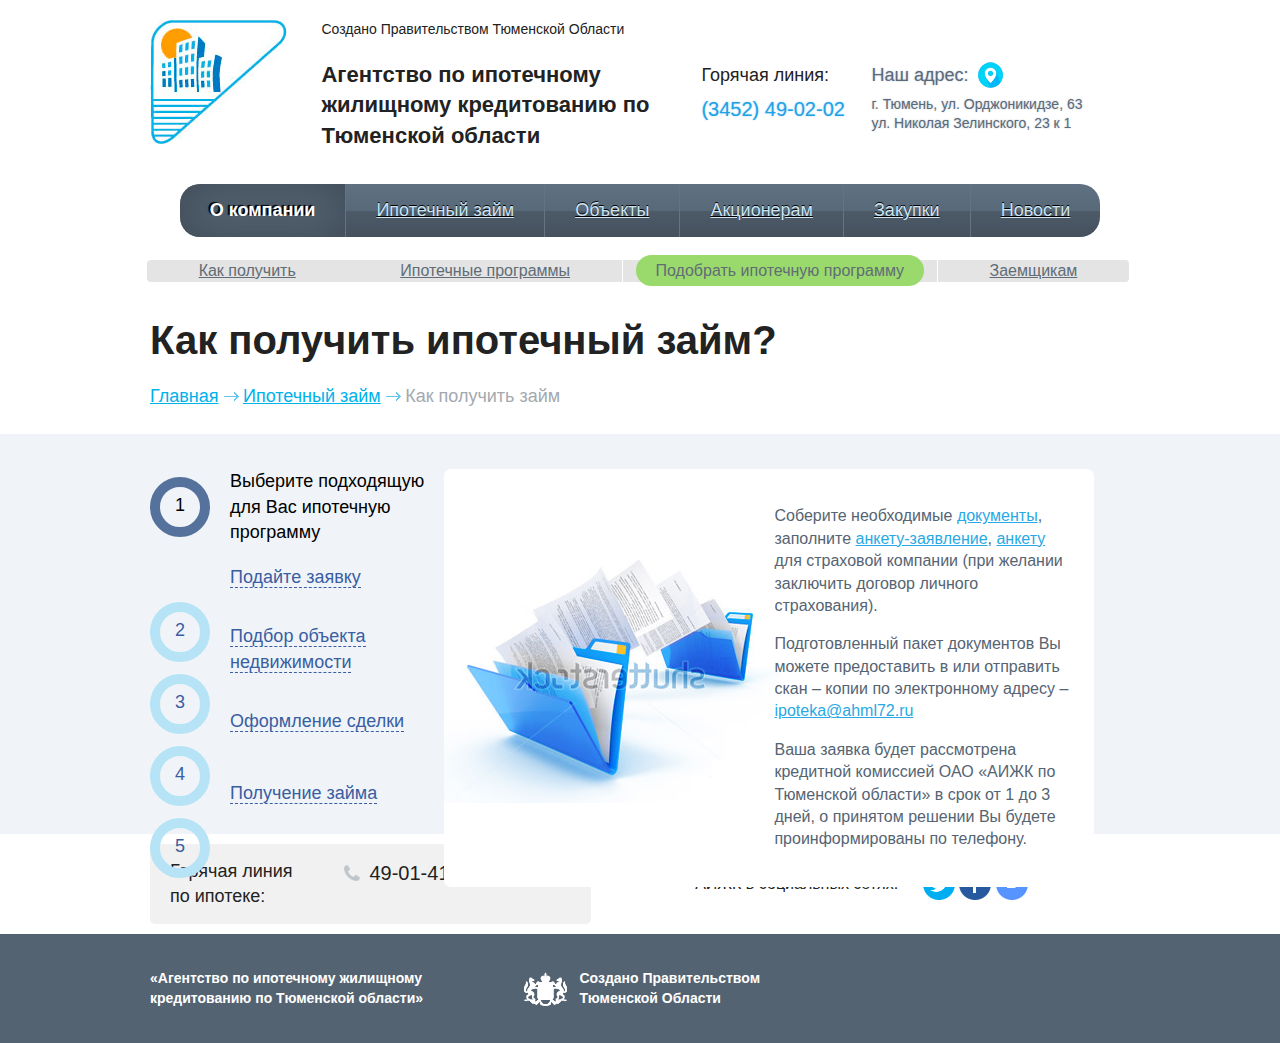
<file: how_to_get.html>
<!DOCTYPE html>
<!--[if lt IE 7]>      
<html class="no-js lt-ie9 lt-ie8 lt-ie7">
    <![endif]-->
    <!--[if IE 7]>         
    <html class="no-js lt-ie9 lt-ie8">
        <![endif]-->
        <!--[if IE 8]>         
        <html class="no-js lt-ie9">
            <![endif]-->
            <!--[if gt IE 8]><!-->
            <html>
                <!--<![endif]-->
                <head>
                    <meta charset="utf-8">
                    <!--[if IE]>
                    <meta http-equiv='X-UA-Compatible' content='IE=edge,chrome=1'>
                    <![endif]-->
                    <title>Site</title>
                    <meta name="description" content="">
                    <meta name="viewport" content="width=device-width">
                    <link href='http://fonts.googleapis.com/css?family=Noto+Sans&amp;subset=latin,cyrillic' rel='stylesheet' type='text/css'>
                    <link rel="stylesheet" href="css/normalize.min.css">
                    <link rel="stylesheet" href="js/fancybox/jquery.fancybox.css">
                    <link rel="stylesheet" href="css/main.css">
                    <link rel="stylesheet" href="css/style.css">
                    <link rel="stylesheet" href="js/spinner/styles/jquery.spinnercontrol.css">
                    <link rel="stylesheet" href="js/jquery-ui/themes/base/jquery.ui.all.css">
                    <link rel="stylesheet" href="js/select/jquery.formstyler.css">
                    <!--[if lt IE 9]>
                    <script src="js/html5shiv.js"></script>
                    <![endif]-->
                    <script src="js/modernizr.custom.15868.js"></script>
                </head>
                <body>
                    <!--[if lt IE 7]>
                    <p class="chromeframe">You are using an <strong>outdated</strong> browser. Please <a href="http://browsehappy.com/">upgrade your browser</a> or <a href="http://www.google.com/chromeframe/?redirect=true">activate Google Chrome Frame</a> to improve your experience.</p>
                    <![endif]-->
                    <header>
                        <div class="width_980">
                            <a href="/" class="logo"></a>
                            <section>
                                <h5>Создано Правительством Тюменской Области </h5>
                                <div class="company">
                                    <h1>Aгентство по ипотечному жилищному кредитованию по Тюменской области</h1>
                                </div>
                                <div class="phones">
                                    <p class="hotline">Горячая линия:</p>
                                    <p class="phone">(3452) 49-02-02</p>
                                </div>
                                <div class="adress">
                                    <a href="#" class="map_link">Наш адрес:</a>
                                    <p>г. Тюмень, ул. Орджоникидзе, 63 ул. Николая Зелинского, 23 к 1</p>
                                </div>
                            </section>
                        </div>
                    </header>
                    <nav>
                        <div class="width_980">
                            <ul class="menu">
                                <li class="active"><a href="#">О компании</a></li>
                                <li><a href="#">Ипотечный займ</a></li>
                                <li><a href="#">Объекты</a></li>
                                <li><a href="#">Акционерам</a></li>
                                <li><a href="#">Закупки</a></li>
                                <li><a href="#">Новости</a></li>
                            </ul>
                        </div>
                    </nav>

                    <nav>
                        <div class="width_980">
                            <ul class="menu2">
                                <li><a href="#">Как получить</a></li>
                                <li><a href="#">Ипотечные программы</a></li>
                                <li class="active"><a href="#">Подобрать ипотечную программу</a></li>
                                <li><a href="#">Заемщикам</a></li>
                            </ul>
                        </div>
                    </nav>

                    <section class="breadcrumbs_head object">
                        <div class="width_980">
                            <h2>Как получить ипотечный займ?</h2>
                            <ul class="breadcrumbs">
                                <li><a href="/">Главная</a></li>
                                <li><a href="/">Ипотечный займ</a></li>
                                <li>Как получить займ</li>
                            </ul>
                        </div>
                    </section>

                    <section class="content how">
                        <div class="width_980">
                            <div class="get-steps">
                                <ul>
                                    <li class="active"><a href="#"><p>1</p><div><span>Выберите подходящую для Вас ипотечную программу</span></a></div></li>
                                    <li><a href="#"><p>2</p><div><span>Подайте заявку</span></div></a></li>
                                    <li><a href="#"><p>3</p><div><span>Подбор объекта недвижимости</span></div></a></li>
                                    <li><a href="#"><p>4</p><div><span>Оформление сделки</span></div></a></li>
                                    <li><a href="#"><p>5</p><div><span>Получение займа</span></div></a></li>
                                </ul>
                            </div>
                            <div class="step-description">
                                <div class="description step-1">
                                    <h3>Вы можете сделать это:</h3>
                                    <ul>
                                        <li>Самостоятельно на нашем сайте через опцию – выбор ипотечной программы;</li>
                                        <li>Позвонив консультанту по вопросам ипотечного кредитования по телефонам
                                        <p>(3452) 490141, 490195;</p></li>
                                        <li>В нашем офисе по адресу: г.Тюмень, ул. Орджоникидзе,63 при личной встрече со специалистом.</li>
                                    </ul>
                                </div>
                                <div class="description step-2">
                                    <p>Соберите необходимые <a href="#">документы</a>, заполните <a href="#">анкету-заявление</a>, <a href="#">анкету</a> для страховой компании (при желании заключить договор личного страхования).</p>
                                    <p>Подготовленный пакет документов Вы можете предоставить в <a href="наш офис"></a> или отправить скан –   копии по электронному адресу – <a href="mailto:ipoteka@ahml72.ru">ipoteka@ahml72.ru</a></p>
                                    <p>Ваша заявка будет рассмотрена кредитной комиссией ОАО «АИЖК по Тюменской области» в срок от 1 до 3 дней, о принятом решении Вы будете проинформированы по телефону.</p>
                                </div>
                                <div class="description step-3">
                                   <p>В случае получения положительного решения по заявке, которое действительно в течении трех месяцев, вы подбираете вариант жилья.</p>
                                   <p>По подобранному варианту предоставляете пакет <a href="">документов</a> нашему специалисту на согласование (процедура согласования объекта занимает не более двух часов).</p>
                                   <p>Если приобретаемый объект согласован – заказывается его оценка в независимой оценочной компании.</p>
                                </div>
                                <div class="description step-4">
                                    <p>На данном этапе происходит подписание документов -  договора купли-продажи, договора займа, закладной и других документов по ипотечной сделке подготовленных специалистами ОАО «АИЖК по Тюменской области».</p>
                                    <p style="width: 180px">Заключается договор страхования предмета ипотеки и личного страхования (по желанию заемщика) в аккредитованной ОАО «АИЖК» страховой компании.</p>
                                </div>
                                <div class="description step-5">
                                   <p>Сумма займа перечисляется в безналичном порядке на счет заемщика в день подписания договора займа.</p>
                                   <p>Перевод денежных средств в сумме займа продавцу недвижимости производится в день сдачи документов на государственную регистрацию, по предъявлению расписки специалистам ОАО «АИЖК по Тюменской области.</p>
                                   <p>Как правило, все производимые расчеты по сделке занимают не более одного рабочего дня. </p>
                                </div>
                                <a class="pick_button">Подобрать программу</a>
                            </div>
                        </div>
                    </section>

                    <section class="contacts">
                        <div class="width_980">
                            <div class="hot_line">
                                <p class="hl_caption">Горячая линия по ипотеке:</p>
                                <p class="phone">49-01-41, 49-01-95</p>
                            </div>
                            <p class="social">АИЖК в социальных сетях:</p>
                            <a href="#" class="twitter"></a>
                            <a href="#" class="facebook"></a>
                            <a href="#" class="vkontakte"></a>
                        </div>
                    </section>

                    <footer>
                        <div class="width_980">
                            <p class="agency">«Aгентство по ипотечному жилищному кредитованию по Тюменской области»</p>
                            <p class="created_by">Создано Правительством Тюменской Области</p>
                        </div>
                    </footer>

                    <div class="pick_help_box">
                        <h2>Помощник в выборе программы</h2>
                        <form class="request_form">
                            <label for="name">Как вас зовут?</label><input id="name" type="text" value="Name">
                            <div class="phone_row">
                                <label for="phone">Номер телефона?</label><input id="phone" type="text" class="phone" value="1234567890">
                                <div class="question"></div>
                            </div>
                            <input type="submit" class="pick_button" value="Отправить заявку">
                        </form>
                        <div class="notes">
                            <div class="app">
                                <h3>Мы ценим ваше время</h3>
                                <p>Ваши условия по займу будут автоматически переданы нашему специалисту.</p>
                            </div>
                            <div class="obl">
                                <h3>Мы ценим ваше время</h3>
                                <p>Ваши условия по займу будут автоматически переданы нашему специалисту.</p>
                            </div>
                        </div>
                        <div class="resp">
                            <p class="confidence">Мы несем полную ответственность за Ваши персональные данные. Они не попадут в руки мошенников.</p>
                            <p class="relax">Просто расслабьтесь и дожидайтесь звонка от нашего специалиста.</p>
                        </div>
                    </div>
                    <div class="request_box">
                        <h3>Вам удобнее оформить заявку</h3>
                        <p>Мы можете приехать к нам в офис и оформить заявку уже там или воспользоваться онлайн-конфигуратором.</p>
                        <input id="office" type="radio" name="request"><label class="office_label" for="office"><span>В офисе</span></label>
                        <input id="online" type="radio" name="request"><label class="online_label" for="online"><span>Онлайн заявка</span></label>
                        <div class="call_box">
                            <p class="call">Или позвоните нам</p>
                            <p class="phone">49-01-41, 49-01-95</p>
                        </div>
                    </div>
                    <script src="//ajax.googleapis.com/ajax/libs/jquery/1.10.2/jquery.min.js"></script>
                    <script>window.jQuery || document.write('<script src="js/jquery-1.10.2.min.js"><\/script>')</script>
                    <script src="js/main.js"></script>
                </body>
            </html>
</file>
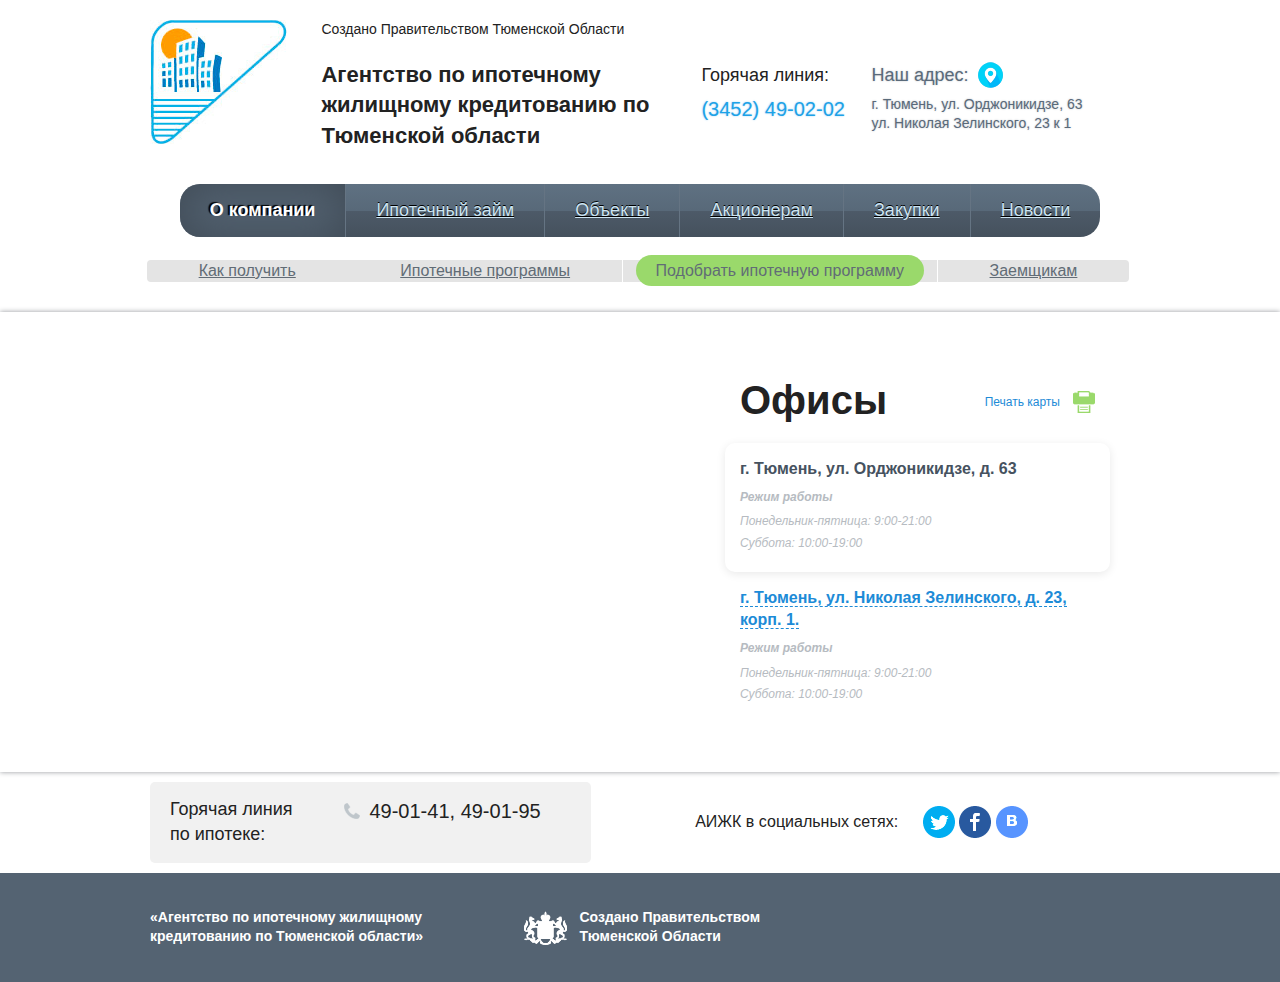
<file: map.html>
<!DOCTYPE html>
<!--[if lt IE 7]>      
<html class="no-js lt-ie9 lt-ie8 lt-ie7">
    <![endif]-->
    <!--[if IE 7]>         
    <html class="no-js lt-ie9 lt-ie8">
        <![endif]-->
        <!--[if IE 8]>         
        <html class="no-js lt-ie9">
            <![endif]-->
            <!--[if gt IE 8]><!-->
            <html>
                <!--<![endif]-->
                <head>
                    <meta charset="utf-8">
                    <!--[if IE]>
                    <meta http-equiv='X-UA-Compatible' content='IE=edge,chrome=1'>
                    <![endif]-->
                    <title>Site</title>
                    <meta name="description" content="">
                    <meta name="viewport" content="width=device-width">
                    <link href='http://fonts.googleapis.com/css?family=Noto+Sans&amp;subset=latin,cyrillic' rel='stylesheet' type='text/css'>
                    <link rel="stylesheet" href="css/normalize.min.css">
                    <link rel="stylesheet" href="js/fancybox/jquery.fancybox.css">
                    <link rel="stylesheet" href="css/main.css">
                    <link rel="stylesheet" href="css/style.css">
                    <link rel="stylesheet" href="js/spinner/styles/jquery.spinnercontrol.css">
                    <link rel="stylesheet" href="js/jquery-ui/themes/base/jquery.ui.all.css">
                    <link rel="stylesheet" href="js/select/jquery.formstyler.css">

                    <!--[if lt IE 9]>
                    <script src="js/html5shiv.js"></script>
                    <![endif]-->
                    <script src="js/modernizr.custom.15868.js"></script>
                </head>
                <body>
                    <!--[if lt IE 7]>
                    <p class="chromeframe">You are using an <strong>outdated</strong> browser. Please <a href="http://browsehappy.com/">upgrade your browser</a> or <a href="http://www.google.com/chromeframe/?redirect=true">activate Google Chrome Frame</a> to improve your experience.</p>
                    <![endif]-->
                    <header>
                        <div class="width_980">
                            <a href="/" class="logo"></a>
                            <section>
                                <h5>Создано Правительством Тюменской Области </h5>
                                <div class="company">
                                    <h1>Aгентство по ипотечному жилищному кредитованию по Тюменской области</h1>
                                </div>
                                <div class="phones">
                                    <p class="hotline">Горячая линия:</p>
                                    <p class="phone">(3452) 49-02-02</p>
                                </div>
                                <div class="adress">
                                    <a href="#" class="map_link">Наш адрес:</a>
                                    <p>г. Тюмень, ул. Орджоникидзе, 63 ул. Николая Зелинского, 23 к 1</p>
                                </div>
                            </section>
                        </div>
                    </header>
                    <nav>
                        <div class="width_980">
                            <ul class="menu">
                                <li class="active"><a href="#">О компании</a></li>
                                <li><a href="#">Ипотечный займ</a></li>
                                <li><a href="#">Объекты</a></li>
                                <li><a href="#">Акционерам</a></li>
                                <li><a href="#">Закупки</a></li>
                                <li><a href="#">Новости</a></li>
                            </ul>
                        </div>
                    </nav>

                    <nav>
                        <div class="width_980">
                            <ul class="menu2">
                                <li><a href="#">Как получить</a></li>
                                <li><a href="#">Ипотечные программы</a></li>
                                <li class="active"><a href="#">Подобрать ипотечную программу</a></li>
                                <li><a href="#">Заемщикам</a></li>
                            </ul>
                        </div>
                    </nav>
                    
                    <section class="main-map">
                        <div class="width_980 adress-wrap">
                            <div class="adress">
                                <div class="head">
                                    <h2>Офисы</h2><a href="#">Печать карты</a>
                                </div>
                                <div class="destination active">
                                    <a class="adr1" href="#"><span>г. Тюмень, ул. Орджоникидзе, д. 63</span></a>
                                    <p class="mode">Режим работы</p>
                                    <p>Понедельник-пятница: 9:00-21:00</p>
                                    <p>Суббота: 10:00-19:00</p>
                                </div>
                                <div class="destination">
                                    <a class="adr2" href="#"><span>г. Тюмень, ул. Николая Зелинского, д. 23, корп. 1.</span></a>
                                    <p class="mode">Режим работы</p>
                                    <p>Понедельник-пятница: 9:00-21:00</p>
                                    <p>Суббота: 10:00-19:00</p>
                                </div>
                            </div>
                        </div>
                        <div id="map">
                        </div>
                    </section>

                    <section class="contacts">
                        <div class="width_980">
                            <div class="hot_line">
                                <p class="hl_caption">Горячая линия по ипотеке:</p>
                                <p class="phone">49-01-41, 49-01-95</p>
                            </div>
                            <p class="social">АИЖК в социальных сетях:</p>
                            <a href="#" class="twitter"></a>
                            <a href="#" class="facebook"></a>
                            <a href="#" class="vkontakte"></a>
                        </div>
                    </section>
                    <footer>
                        <div class="width_980">
                            <p class="agency">«Aгентство по ипотечному жилищному кредитованию по Тюменской области»</p>
                            <p class="created_by">Создано Правительством Тюменской Области</p>
                        </div>
                    </footer>
                    <div class="pick_help_box">
                        <h2>Помощник в выборе программы</h2>
                        <form class="request_form">
                            <label for="name">Как вас зовут?</label><input id="name" type="text" value="Name">
                            <div class="phone_row">
                                <label for="phone">Номер телефона?</label><input id="phone" type="text" class="phone" value="1234567890">
                                <div class="question"></div>
                            </div>
                            <input type="submit" class="pick_button" value="Отправить заявку">
                        </form>
                        <div class="notes">
                            <div class="app">
                                <h3>Мы ценим ваше время</h3>
                                <p>Ваши условия по займу будут автоматически переданы нашему специалисту.</p>
                            </div>
                            <div class="obl">
                                <h3>Мы ценим ваше время</h3>
                                <p>Ваши условия по займу будут автоматически переданы нашему специалисту.</p>
                            </div>
                        </div>
                        <div class="resp">
                            <p class="confidence">Мы несем полную ответственность за Ваши персональные данные. Они не попадут в руки мошенников.</p>
                            <p class="relax">Просто расслабьтесь и дожидайтесь звонка от нашего специалиста.</p>
                        </div>
                    </div>
                    <div class="request_box">
                        <h3>Вам удобнее оформить заявку</h3>
                        <p>Мы можете приехать к нам в офис и оформить заявку уже там или воспользоваться онлайн-конфигуратором.</p>
                        <input id="office" type="radio" name="request"><label class="office_label" for="office"><span>В офисе</span></label>
                        <input id="online" type="radio" name="request"><label class="online_label" for="online"><span>Онлайн заявка</span></label>
                        <div class="call_box">
                            <p class="call">Или позвоните нам</p>
                            <p class="phone">49-01-41, 49-01-95</p>
                        </div>
                    </div>
                    <script src="//ajax.googleapis.com/ajax/libs/jquery/1.10.2/jquery.min.js"></script>
                    <script>window.jQuery || document.write('<script src="js/jquery-1.10.2.min.js"><\/script>')</script>
                    <script src="js/jquery-ui/ui/jquery.ui.core.js"></script>
                    <script src="js/jquery-ui/ui/jquery.ui.widget.js"></script>
                    <script src="js/jquery-ui/ui/jquery.ui.mouse.js"></script>
                    <script src="js/jquery-ui/ui/jquery.ui.slider.js"></script>
                    <script src="js/fancybox/jquery.fancybox.js"></script>
                    <script src="js/select/jquery.formstyler.min.js"></script>
                    <script src="js/jcarousellite_1.0.1.pack.js"></script>
                    <script src="js/spinner/jquery.spinnercontrol.js"></script>
                    <script src="http://api-maps.yandex.ru/2.0-stable/?load=package.standard&lang=ru-RU" type="text/javascript"></script>

                    <script src="js/map.js"></script>
                    <script src="js/mask.js"></script>
                    <script src="js/main.js"></script>
                </body>
            </html>
</file>
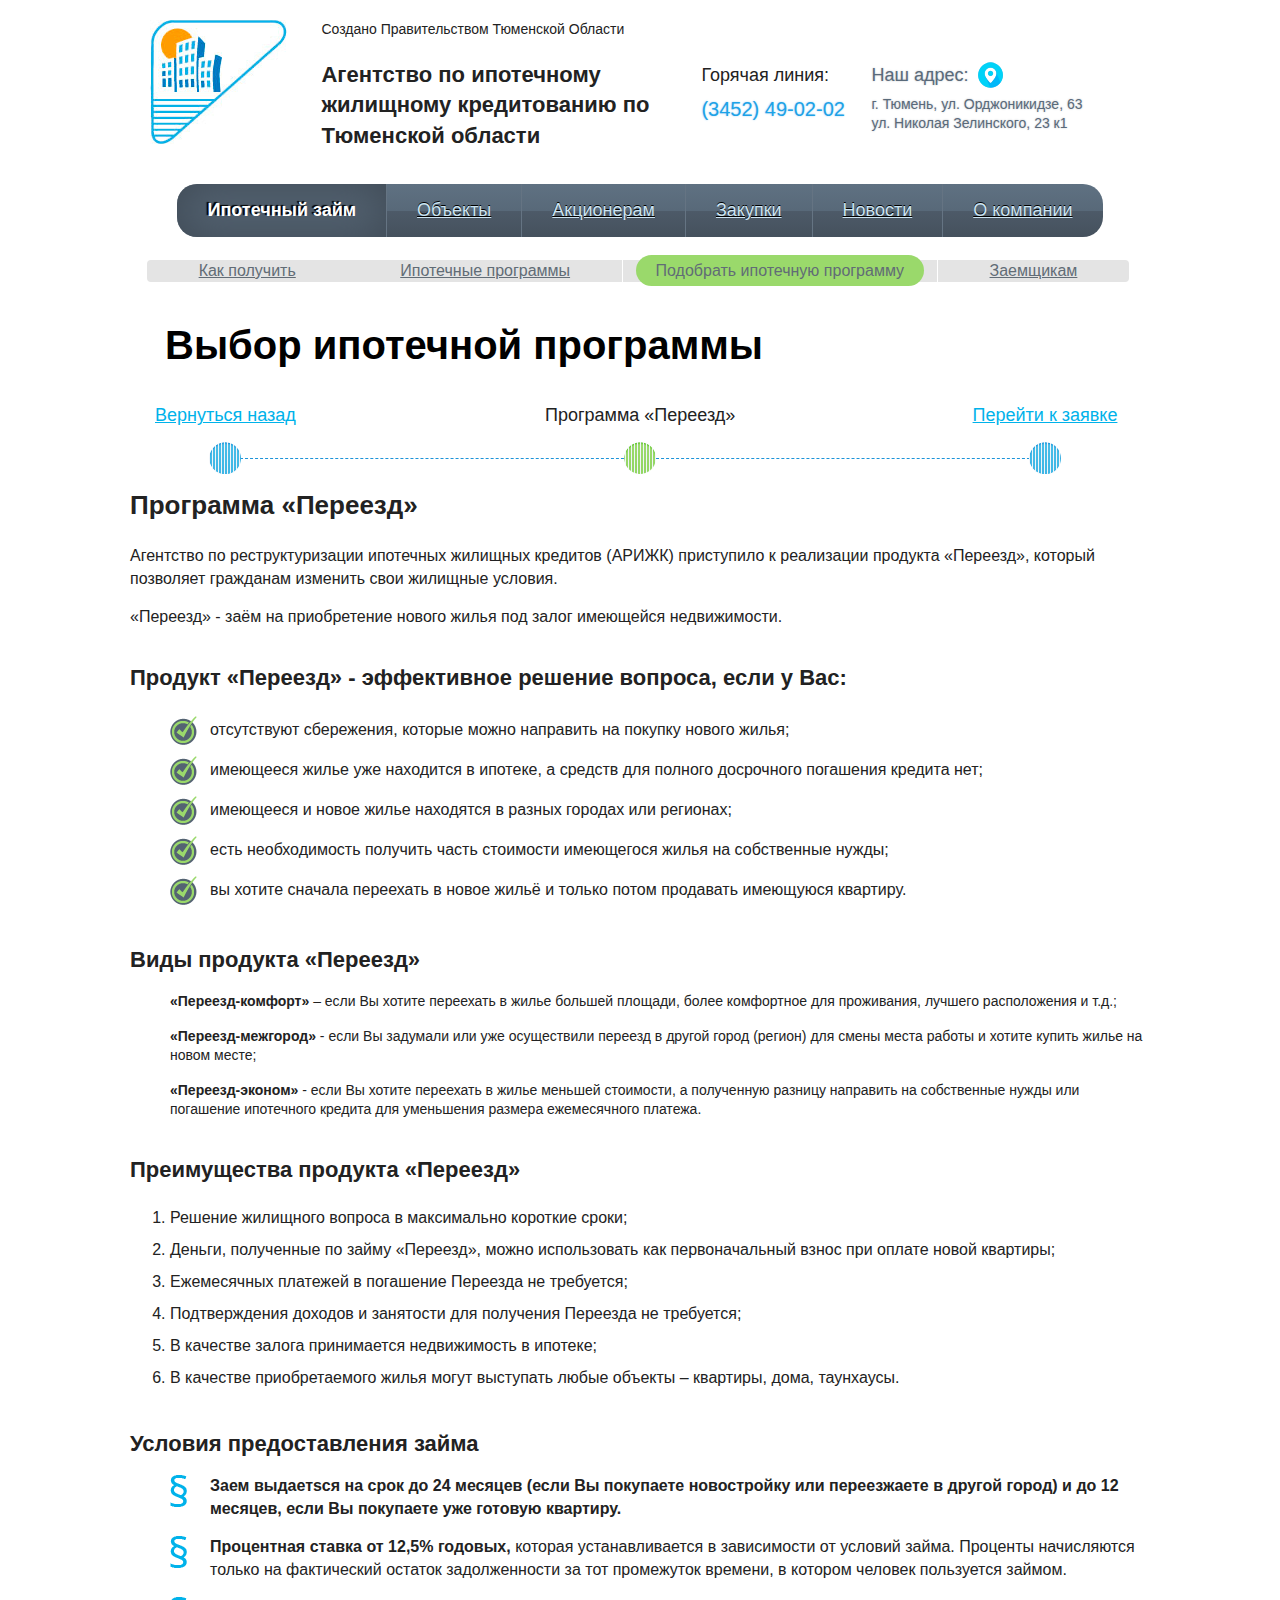
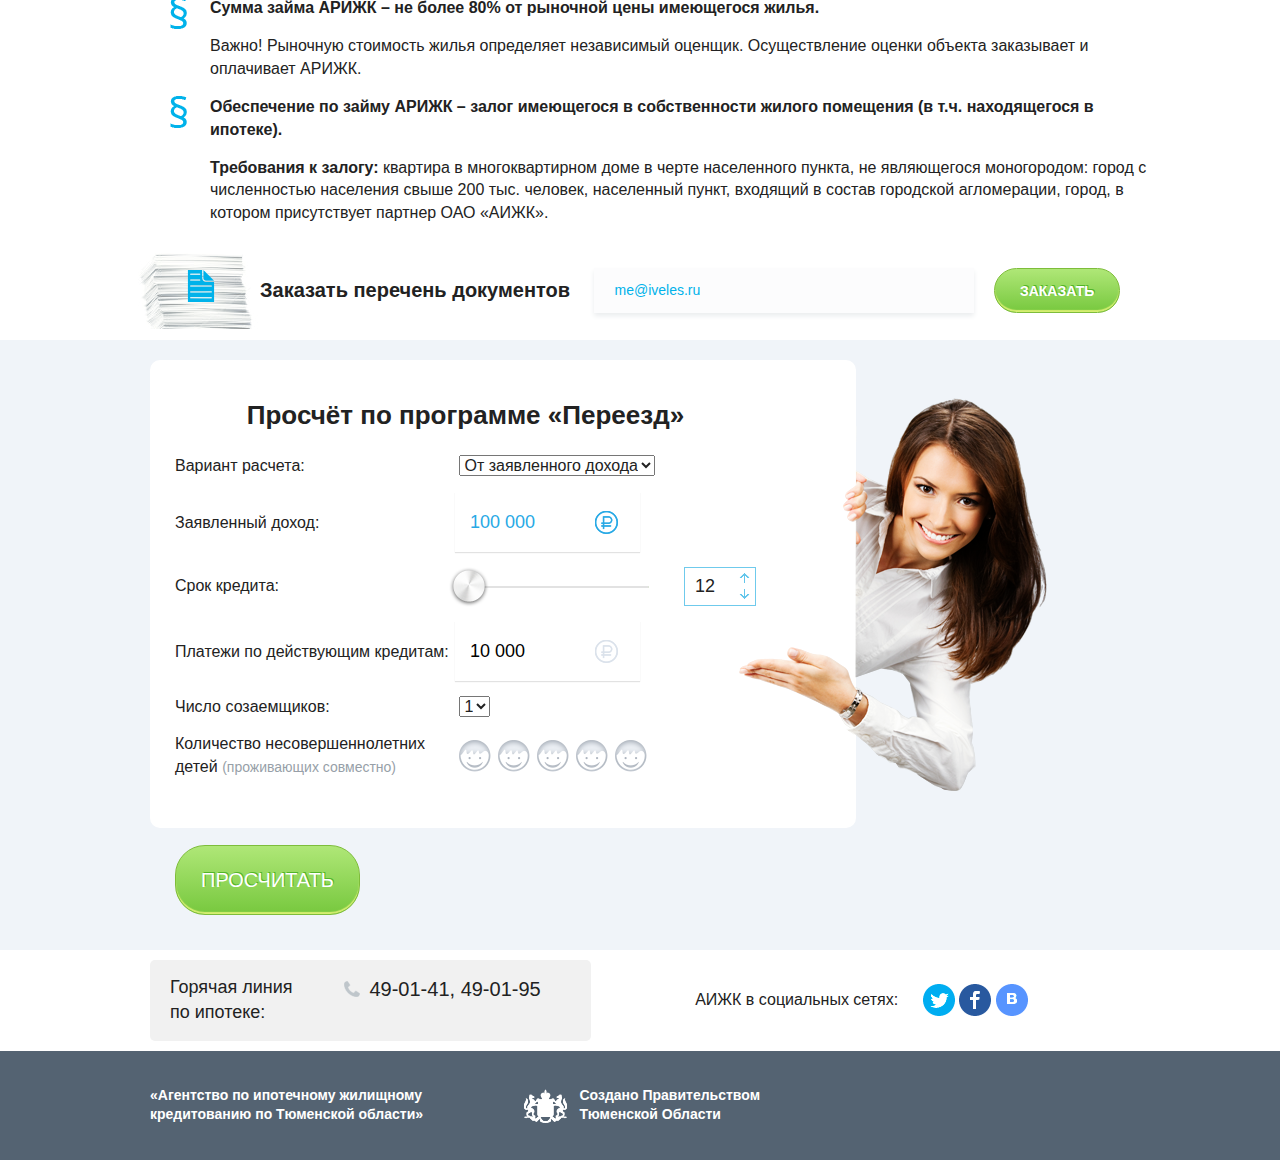
<file: move.html>
<!DOCTYPE html>
<!--[if lt IE 7]>      
<html class="no-js lt-ie9 lt-ie8 lt-ie7">
    <![endif]-->
    <!--[if IE 7]>         
    <html class="no-js lt-ie9 lt-ie8">
        <![endif]-->
        <!--[if IE 8]>         
        <html class="no-js lt-ie9">
            <![endif]-->
            <!--[if gt IE 8]><!-->
            <html>
                <!--<![endif]-->
                <head>
                    <meta charset="utf-8">
                    <!--[if IE]>
                    <meta http-equiv='X-UA-Compatible' content='IE=edge,chrome=1'>
                    <![endif]-->
                    <title>Site</title>
                    <meta name="description" content="">
                    <meta name="viewport" content="width=device-width">
                    <link href='http://fonts.googleapis.com/css?family=Noto+Sans&amp;subset=latin,cyrillic' rel='stylesheet' type='text/css'>
                    <link rel="stylesheet" href="css/normalize.min.css">
                    <link rel="stylesheet" href="js/fancybox/jquery.fancybox.css">
                    <link rel="stylesheet" href="css/main.css">
                    <link rel="stylesheet" href="css/style.css">
                    <link rel="stylesheet" href="js/spinner/styles/jquery.spinnercontrol.css">
                    <link rel="stylesheet" href="js/jquery-ui/themes/base/jquery.ui.all.css">
                    <link rel="stylesheet" href="js/select/jquery.formstyler.css">
                    <!--[if lt IE 9]>
                    <script src="js/html5shiv.js"></script>
                    <![endif]-->
                    <script src="js/modernizr.custom.15868.js"></script>
                </head>
                <body>
                    <!--[if lt IE 7]>
                    <p class="chromeframe">You are using an <strong>outdated</strong> browser. Please <a href="http://browsehappy.com/">upgrade your browser</a> or <a href="http://www.google.com/chromeframe/?redirect=true">activate Google Chrome Frame</a> to improve your experience.</p>
                    <![endif]-->
                    <header>
                        <div class="width_980">
                            <a href="/" class="logo"></a>
                            <section>
                                <h5>Создано Правительством Тюменской Области </h5>
                                <div class="company">
                                    <h1>Aгентство по ипотечному жилищному кредитованию по Тюменской области</h1>
                                </div>
                                <div class="phones">
                                    <p class="hotline">Горячая линия:</p>
                                    <p class="phone">(3452) 49-02-02</p>
                                </div>
                                <div class="adress">
                                    <a href="#" class="map_link">Наш адрес:</a>
                                    <p>г. Тюмень, ул. Орджоникидзе, 63 ул. Николая Зелинского, 23 к1</p>
                                </div>
                            </section>
                        </div>
                    </header>
                    <nav>
                        <div class="width_980">
                            <ul class="menu">
                                <li class="active"><a href="#">Ипотечный займ</a></li>
                                <li><a href="#">Объекты</a></li>
                                <li><a href="#">Акционерам</a></li>
                                <li><a href="#">Закупки</a></li>
                                <li><a href="#" >Новости</a></li>
                                <li><a href="#">О компании</a></li>
                            </ul>
                        </div>
                    </nav>
                    <nav>
                        <div class="width_980">
                            <ul class="menu2">
                                <li><a href="#">Как получить</a></li>
                                <li><a href="#">Ипотечные программы</a></li>
                                <li class="active"><a href="#">Подобрать ипотечную программу</a></li>
                                <li><a href="#">Заемщикам</a></li>
                            </ul>
                        </div>
                    </nav>
                    <section class="content move">
                        <div class="steps_wrap" style="height: 90px;">
                            <div class="top_steps">
                                <div class="width_980">
                                    <h1>Выбор ипотечной программы</h1>
                                    <div class="progress">
                                        <p class="step1"><a href="">Вернуться назад</a></p>
                                        <p class="step2 active">Программа «Переезд»</p>
                                        <p class="step3"><a href="">Перейти к заявке</a></p>
                                    </div>
                                </div>
                            </div>
                        </div>
                        <div class="program">
                            <div class="width_1020">
                                <h2>Программа «Переезд»</h2>
                                <p>Агентство по реструктуризации ипотечных жилищных кредитов (АРИЖК) приступило к реализации продукта «Переезд», который позволяет гражданам изменить свои жилищные условия.</p>
                                <p>«Переезд» - заём на приобретение нового жилья под залог имеющейся недвижимости.</p>
                                <div class="effective">
                                    <h3>Продукт «Переезд» - эффективное решение вопроса, если у Вас:</h3>
                                    <ul>
                                        <li>отсутствуют сбережения, которые можно направить на покупку нового жилья;</li>
                                        <li>имеющееся жилье уже находится в ипотеке, а средств для полного досрочного погашения кредита нет;</li>
                                        <li>имеющееся и новое жилье находятся в разных городах или регионах;</li>
                                        <li>есть необходимость получить часть стоимости имеющегося жилья на собственные нужды;</li>
                                        <li>вы хотите сначала переехать в новое жильё и только потом продавать имеющуюся квартиру.</li>
                                    </ul>
                                </div>
                                <div class="views">
                                    <h3>Виды продукта «Переезд»</h3>
                                    <ul>
                                        <li><b>«Переезд-комфорт»</b> – если Вы хотите переехать в жилье большей площади, более комфортное для проживания, лучшего расположения и т.д.;</li>
                                        <li><b>«Переезд-межгород»</b> - если Вы задумали или уже осуществили переезд в другой город (регион) для смены места работы и хотите купить жилье на новом месте;</li>
                                        <li><b>«Переезд-эконом»</b> - если Вы хотите переехать в жилье меньшей стоимости, а полученную разницу направить на собственные нужды или погашение ипотечного кредита для уменьшения размера ежемесячного платежа.</li>
                                    </ul>
                                </div>
                                <div class="benefits">
                                    <h3>Преимущества продукта «Переезд»</h3>
                                    <ol>
                                        <li>Решение жилищного вопроса в максимально короткие сроки;</li>
                                        <li>Деньги, полученные по займу «Переезд», можно использовать как первоначальный взнос при оплате новой квартиры;</li>
                                        <li>Ежемесячных платежей в погашение Переезда не требуется;</li>
                                        <li>Подтверждения доходов и занятости для получения Переезда не требуется;</li>
                                        <li>В качестве залога принимается недвижимость в ипотеке;</li>
                                        <li>В качестве приобретаемого жилья могут выступать любые объекты – квартиры, дома, таунхаусы.</li>
                                    </ol>
                                </div>
                                <div class="loan_terms">
                                    <h3>Условия предоставления займа</h3>
                                    <ul>
                                        <li>
                                            <p><b>Заем выдаетsся на срок до 24 месяцев (если Вы покупаете новостройку или переезжаете в другой город) и до 12 месяцев, если Вы покупаете уже готовую квартиру.</b></p>
                                        </li>
                                        <li>
                                            <p><b>Процентная ставка от 12,5% годовых,</b> которая устанавливается в зависимости от условий займа. Проценты начисляются только на фактический остаток задолженности за тот промежуток времени, в котором человек пользуется займом.</p>
                                        <li>
                                            <p><b>Сумма займа АРИЖК – не более 80% от рыночной цены имеющегося жилья.</b></p>
                                            <p>Важно! Рыночную стоимость жилья определяет независимый оценщик. Осуществление оценки объекта заказывает и оплачивает АРИЖК.</p>
                                        </li>
                                        <li>
                                            <p><b>Обеспечение по займу АРИЖК – залог имеющегося в собственности жилого помещения (в т.ч. находящегося в ипотеке).</b></p>
                                            <p><b>Требования к залогу:</b> квартира в многоквартирном доме в черте населенного пункта, не являющегося моногородом: город с численностью населения свыше 200 тыс. человек, населенный пункт, входящий в состав городской агломерации, город, в котором присутствует партнер ОАО «АИЖК».</p>
                                        </li>
                                    </ul>
                                </div>
                                <form class="order_documents">
                                    <h3>Заказать перечень документов</h3>
                                    <input class="input" type="text" value="me@iveles.ru">
                                    <input class="pick_button" type="submit" value="Заказать">
                                </form>
                            </div>
                        </div>
                        <div class="calculate_move">
                            <div class="width_980">
                                <form>
                                    <div class="calc_body">
                                        <div class="bg"></div>
                                        <h2>Просчёт по программе «Переезд»</h2>
                                        <div class="row">
                                            <label for="calc_var">Вариант расчета:</label>
                                            <select name="calc_var" id="calc_var">
                                                <option value="1">От заявленного дохода</option>
                                                <option value="2">От заявленного дохода</option>
                                                <option value="3">От заявленного дохода</option>
                                            </select>
                                        </div>
                                        <div class="row">
                                            <label for="earnings">Заявленный доход:</label><input type="text" id="earnings" name="earnings" class="money_input" value="100 000">
                                        </div>
                                        <div class="row">
                                            <label for="price_val">Срок кредита:</label>
                                            <div class="slider"></div>
                                            <div class="SpinnerControl">
                                                <div class="LeftButton"></div>
                                                <input class="ValueDisplay" name="credit_period" type="text" style="background-color: rgb(255, 255, 255); min-width: 30px;"><input type="text" id="price_val" class="jQuerySpinnerControl" style="display: none;">
                                                <div class="RightButton"></div>
                                            </div>
                                        </div>
                                        <div class="row">
                                            <label for="active_credit">Платежи по действующим кредитам:</label><input name="active_credit" id="active_credit" class="money_input gray_inp" value="10 000">
                                        </div>
                                        <div class="row">
                                            <label for="co-borrowers">Число созаемщиков: </label>
                                            <select name="co-borrowers" id="co-borrowers">
                                                <option value="1">1</option>
                                                <option value="2">2</option>
                                                <option value="3">3</option>
                                            </select>
                                        </div>
                                        <div class="row">
                                            <label>Количество несовершеннолетних детей <span>(проживающих совместно)</span></label>
                                            <div class="child_rate">
                                                <input type="hidden" name="children" id="childrens"><a href="#"></a><a href="#"></a><a href="#"></a><a href="#"></a><a href="#"></a>
                                            </div>
                                        </div>
                                    </div>
                                    <div>
                                        <input type="submit" class="pick_button" id="move_calculate" value="Просчитать">
                                    </div>
                                </form>
                            </div>
                        </div>
                    </section>
                    <section class="contacts">
                        <div class="width_980">
                            <div class="hot_line">
                                <p class="hl_caption">Горячая линия по ипотеке:</p>
                                <p class="phone">49-01-41, 49-01-95</p>
                            </div>
                            <p class="social">АИЖК в социальных сетях:</p>
                            <a href="#" class="twitter"></a>
                            <a href="#" class="facebook"></a>
                            <a href="#" class="vkontakte"></a>
                        </div>
                    </section>
                    <footer>
                        <div class="width_980">
                            <p class="agency">«Aгентство по ипотечному жилищному кредитованию по Тюменской области»</p>
                            <p class="created_by">Создано Правительством Тюменской Области</p>
                        </div>
                    </footer>
                    <div class="move_box">
                        <h3>Программа переезд</h3>
                        <div class="move_details">
                            <table>
                                <tr>
                                    <td>Вариант расчета:</td>
                                    <td>От размера кредита</td>
                                </tr>
                                <tr>
                                    <td>Желаемая стоимость квартиры:</td>
                                    <td>3 000 000</td>
                                </tr>
                                <tr>
                                    <td>Желаемый размер кредита:</td>
                                    <td>2 000 000</td>
                                </tr>
                                <tr>
                                    <td>Собственные средства</td>
                                    <td>
                                        1 000
                                        <p>33%</p>
                                    </td>
                                </tr>
                                <tr>
                                    <td>Срок кредита:</td>
                                    <td>15 лет</td>
                                </tr>
                                <tr>
                                    <td>Ставка:</td>
                                    <td>12%</td>
                                </tr>
                                <tr>
                                    <td>Количество заемщиков/залогодателей трудоспособного возраста</td>
                                    <td>1</td>
                                </tr>
                            </table>
                        </div>
                        <div class="calculated">
                            <div class="monthly">
                                <p>Ежемесячный платеж</p>
                                <h2>24 100<span> руб.</span></h2>
                            </div>
                            <div class="income">
                                <p>Требуемый доход</p>
                                <h2>52 000<span> руб.</span></h2>
                            </div>
                        </div>
                        <div class="move_send_details">
                            <h2>Хотите узнать подробности?</h2>
                            <div class="row">
                                <label for="name">Как вас зовут?</label><input type="text" name="name" id="name" value="Name">
                            </div>
                            <div class="phone_row">
                                <label for="phone">Номер телефона?</label>
                                <input id="phone" type="text" class="phone" placeholder="Номер для связи">
                                <div class="question"></div>
                            </div>
                            <a class="pick_button">Оставить заявку</a>
                        </div>
                        <div class="resp">
                            <p class="confidence">Мы несем полную ответственность за Ваши персональные данные. Они не попадут в руки мошенников.</p>
                            <p class="relax">Просто расслабьтесь и дожидайтесь звонка от нашего специалиста.</p>
                        </div>
                    </div>
                    <script src="//ajax.googleapis.com/ajax/libs/jquery/1.10.1/jquery.min.js"></script>
                    <script>window.jQuery || document.write('<script src="js/vendor/jquery-1.10.1.min.js"><\/script>')</script>
                    <script src="js/fancybox/jquery.fancybox.pack.js"></script>
                    <script src="js/jquery-ui/ui/jquery.ui.core.js"></script>
                    <script src="js/jquery-ui/ui/jquery.ui.widget.js"></script>
                    <script src="js/jquery-ui/ui/jquery.ui.mouse.js"></script>
                    <script src="js/jquery-ui/ui/jquery.ui.slider.js"></script>
                    <script src="js/select/jquery.formstyler.min.js"></script>
                    
                    <script src="js/spinner/jquery.spinnercontrol.js"></script>
                    <script src="js/mask.js"></script>
                    <script src="js/main.js"></script>

                </body>
            </html>
</file>
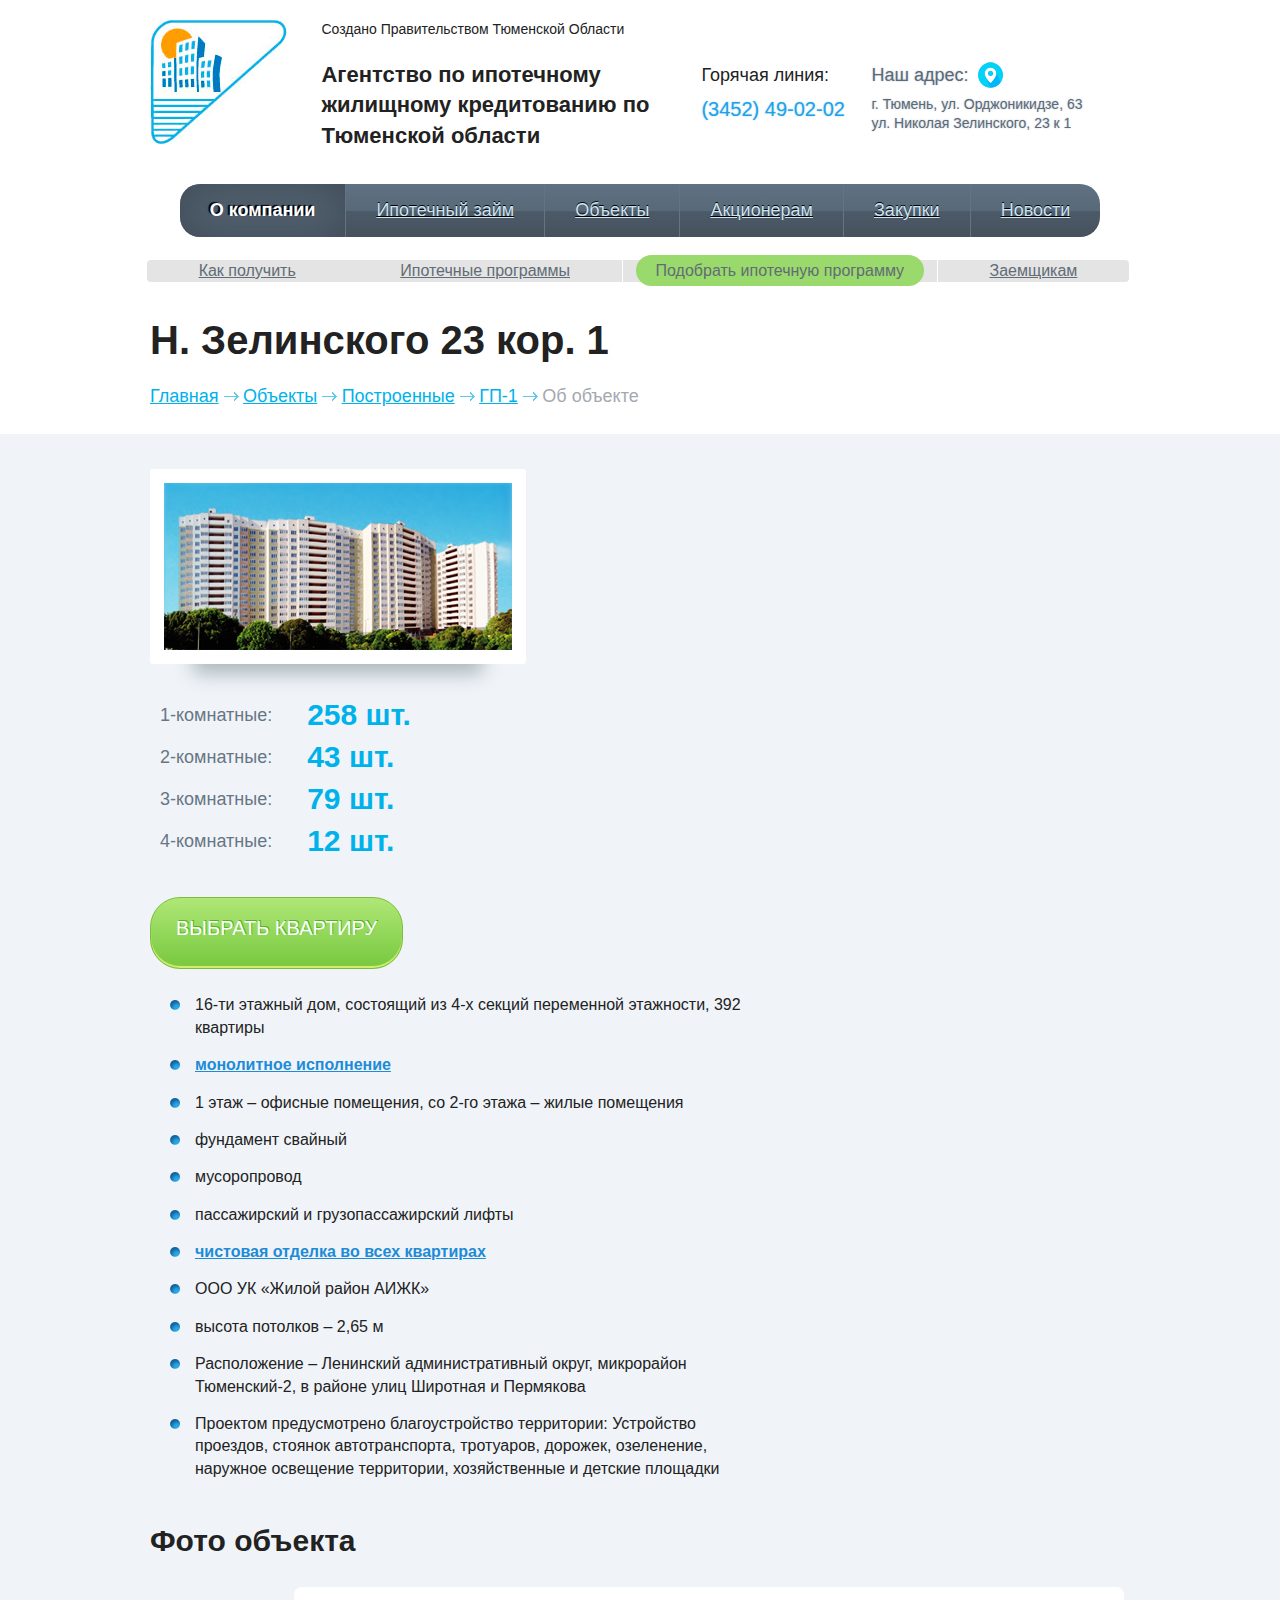
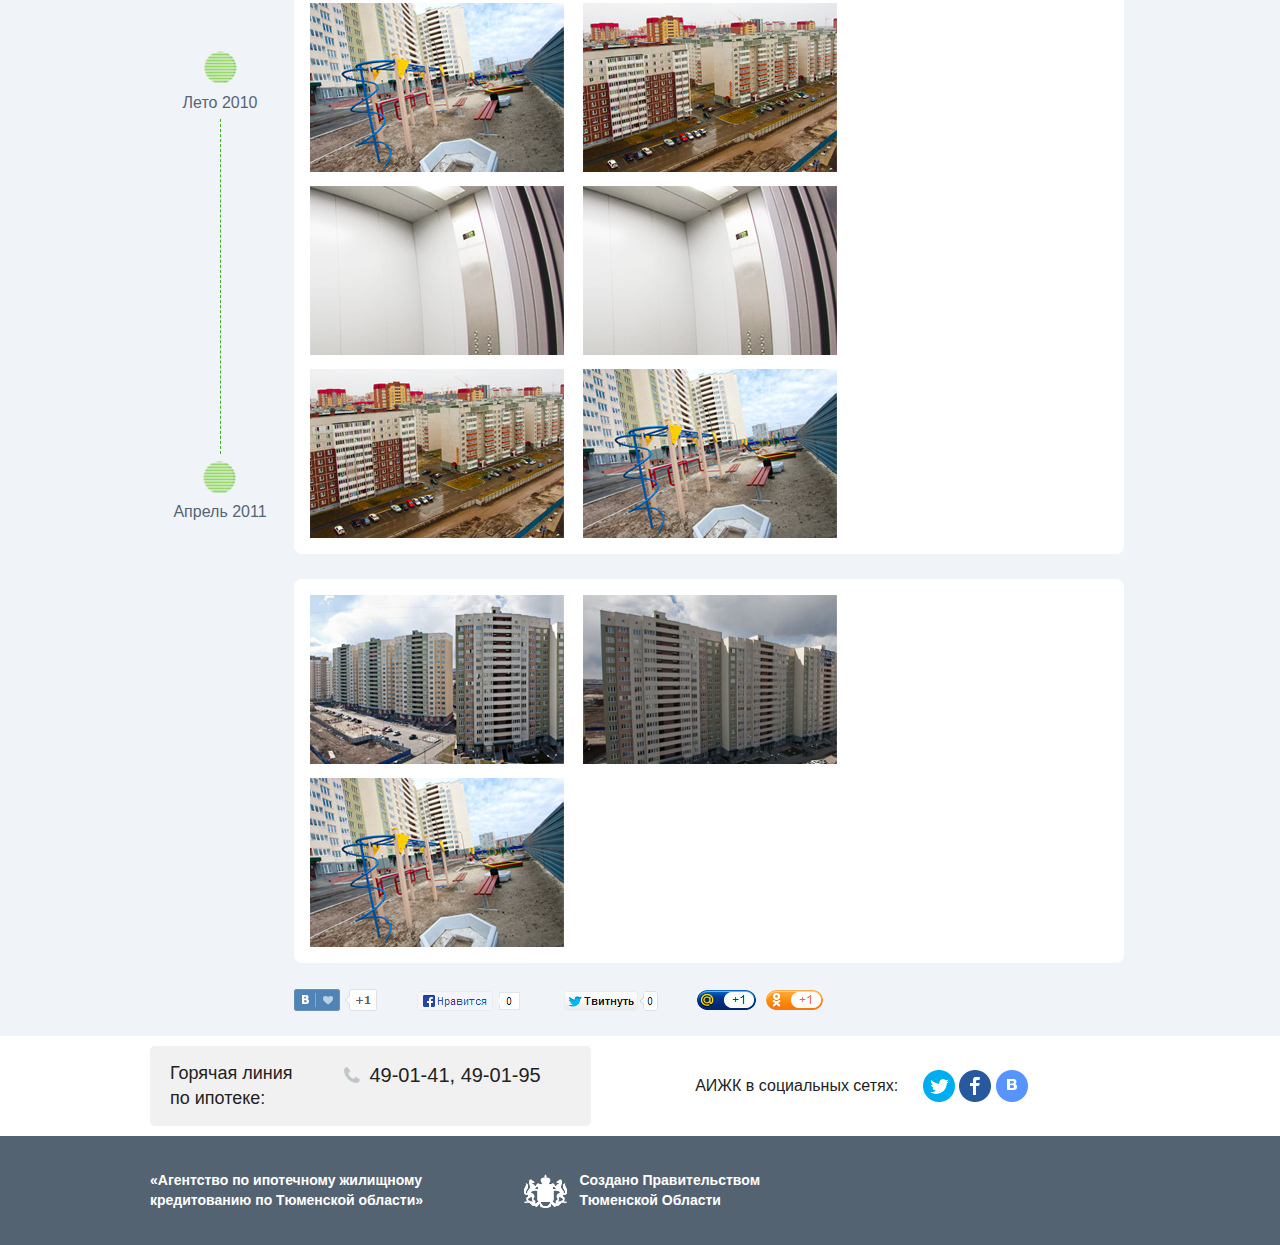
<file: object.html>
<!DOCTYPE html>
<!--[if lt IE 7]>      
<html class="no-js lt-ie9 lt-ie8 lt-ie7">
    <![endif]-->
    <!--[if IE 7]>         
    <html class="no-js lt-ie9 lt-ie8">
        <![endif]-->
        <!--[if IE 8]>         
        <html class="no-js lt-ie9">
            <![endif]-->
            <!--[if gt IE 8]><!-->
            <html>
                <!--<![endif]-->
                <head>
                    <meta charset="utf-8">
                    <!--[if IE]>
                    <meta http-equiv='X-UA-Compatible' content='IE=edge,chrome=1'>
                    <![endif]-->
                    <title>Site</title>
                    <meta name="description" content="">
                    <meta name="viewport" content="width=device-width">
                    <link href='http://fonts.googleapis.com/css?family=Noto+Sans&amp;subset=latin,cyrillic' rel='stylesheet' type='text/css'>
                    <link rel="stylesheet" href="css/normalize.min.css">
                    <link rel="stylesheet" href="js/fancybox/jquery.fancybox.css">
                    <link rel="stylesheet" href="css/main.css">
                    <link rel="stylesheet" href="css/style.css">
                    <link rel="stylesheet" href="js/spinner/styles/jquery.spinnercontrol.css">
                    <link rel="stylesheet" href="js/jquery-ui/themes/base/jquery.ui.all.css">
                    <link rel="stylesheet" href="js/select/jquery.formstyler.css">
                    <!--[if lt IE 9]>
                    <script src="js/html5shiv.js"></script>
                    <![endif]-->
                    <script src="js/modernizr.custom.15868.js"></script>
                </head>
                <body>
                    <!--[if lt IE 7]>
                    <p class="chromeframe">You are using an <strong>outdated</strong> browser. Please <a href="http://browsehappy.com/">upgrade your browser</a> or <a href="http://www.google.com/chromeframe/?redirect=true">activate Google Chrome Frame</a> to improve your experience.</p>
                    <![endif]-->
                    <header>
                        <div class="width_980">
                            <a href="/" class="logo"></a>
                            <section>
                                <h5>Создано Правительством Тюменской Области </h5>
                                <div class="company">
                                    <h1>Aгентство по ипотечному жилищному кредитованию по Тюменской области</h1>
                                </div>
                                <div class="phones">
                                    <p class="hotline">Горячая линия:</p>
                                    <p class="phone">(3452) 49-02-02</p>
                                </div>
                                <div class="adress">
                                    <a href="#" class="map_link">Наш адрес:</a>
                                    <p>г. Тюмень, ул. Орджоникидзе, 63 ул. Николая Зелинского, 23 к 1</p>
                                </div>
                            </section>
                        </div>
                    </header>
                    <nav>
                        <div class="width_980">
                            <ul class="menu">
                                <li class="active"><a href="#">О компании</a></li>
                                <li><a href="#">Ипотечный займ</a></li>
                                <li><a href="#">Объекты</a></li>
                                <li><a href="#">Акционерам</a></li>
                                <li><a href="#">Закупки</a></li>
                                <li><a href="#">Новости</a></li>
                            </ul>
                        </div>
                    </nav>

                    <nav>
                        <div class="width_980">
                            <ul class="menu2">
                                <li><a href="#">Как получить</a></li>
                                <li><a href="#">Ипотечные программы</a></li>
                                <li class="active"><a href="#">Подобрать ипотечную программу</a></li>
                                <li><a href="#">Заемщикам</a></li>
                            </ul>
                        </div>
                    </nav>

                    <section class="breadcrumbs_head object">
                        <div class="width_980">
                            <h2>Н. Зелинского 23 кор. 1</h2>
                            <ul class="breadcrumbs">
                                <li><a href="/">Главная</a></li>
                                <li><a href="/">Объекты</a></li>
                                <li><a href="/">Построенные</a></li>
                                <li><a href="/">ГП-1</a></li>
                                <li>Об объекте</li>
                            </ul>
                        </div>
                    </section>

                    <section class="content object">
                        <div class="width_980">
                            <div class="column">
                                <div class="main-image"><img src="img/object2.jpg"></div>
                                <div><p class="caption">1-комнатные:</p><p class="value">258 шт.</p></div>
                                <div><p class="caption">2-комнатные:</p><p class="value">43 шт.</p></div>
                                <div><p class="caption">3-комнатные:</p><p class="value">79 шт.</p></div>
                                <div><p class="caption">4-комнатные:</p><p class="value">12 шт.</p></div>
                                <a href="#" class="pick_button">Выбрать квартиру</a>
                            </div>
                            <div class="column description">
                                <ul>
                                    <li>16-ти этажный дом, состоящий из 4-х секций переменной этажности, 392 квартиры</li>
                                    <li><a href="#">монолитное исполнение</a></li>
                                    <li>1 этаж – офисные помещения, со 2-го этажа – жилые помещения</li>
                                    <li>фундамент свайный</li>
                                    <li>мусоропровод</li>
                                    <li>пассажирский и грузопассажирский лифты</li>
                                    <li><a href="#">чистовая отделка во всех квартирах</a></li>
                                    <li>ООО  УК «Жилой район АИЖК»</li>
                                    <li>высота потолков – 2,65 м</li>
                                    <li>Расположение – Ленинский административный округ, микрорайон Тюменский-2, в районе улиц Широтная и Пермякова</li>
                                    <li>Проектом предусмотрено благоустройство территории: Устройство проездов, стоянок автотранспорта, тротуаров, дорожек, озеленение, наружное освещение территории, хозяйственные и детские площадки</li>
                                </ul>
                            </div>
                            <h2 class="object-photos">Фото объекта</h2>
                            <div class="object-gallery">
                                <div class="season-progress">
                                    <div class="progress">
                                        <p class="mark">Лето 2010</p>
                                        <p class="line"></p>
                                        <p class="mark">Апрель 2011</p>
                                    </div>
                                </div>
                                <div class="seasons">
                                    <div class="season">
                                        <a href="img/obj_photo1.jpg" rel="season1"><img src="img/obj_photo1.jpg"></a>
                                        <a href="img/obj_photo3.jpg" rel="season1"><img src="img/obj_photo3.jpg"></a>
                                        <a href="img/obj_photo2.jpg" rel="season1"><img src="img/obj_photo2.jpg"></a>
                                        <a href="img/obj_photo2.jpg" rel="season1"><img src="img/obj_photo2.jpg"></a>
                                        <a href="img/obj_photo3.jpg" rel="season1"><img src="img/obj_photo3.jpg"></a>
                                        <a href="img/obj_photo1.jpg" rel="season1"><img src="img/obj_photo1.jpg"></a>
                                    </div>
                                    <div class="season">
                                        <a href="img/obj_photo4.jpg" rel="season2"><img src="img/obj_photo4.jpg"></a>
                                        <a href="img/obj_photo5.jpg" rel="season2"><img src="img/obj_photo5.jpg"></a>
                                        <a href="img/obj_photo1.jpg" rel="season2"><img src="img/obj_photo1.jpg"></a>
                                    </div>
                                    <div class="socials"><a href="#"><img src="img/socials.png"></a></div>
                                </div>
                            </div>
                        </div>
                    </section>

                    <section class="contacts">
                        <div class="width_980">
                            <div class="hot_line">
                                <p class="hl_caption">Горячая линия по ипотеке:</p>
                                <p class="phone">49-01-41, 49-01-95</p>
                            </div>
                            <p class="social">АИЖК в социальных сетях:</p>
                            <a href="#" class="twitter"></a>
                            <a href="#" class="facebook"></a>
                            <a href="#" class="vkontakte"></a>
                        </div>
                    </section>
                    <footer>
                        <div class="width_980">
                            <p class="agency">«Aгентство по ипотечному жилищному кредитованию по Тюменской области»</p>
                            <p class="created_by">Создано Правительством Тюменской Области</p>
                        </div>
                    </footer>
                    <div class="pick_help_box">
                        <h2>Помощник в выборе программы</h2>
                        <form class="request_form">
                            <label for="name">Как вас зовут?</label><input id="name" type="text" value="Name">
                            <div class="phone_row">
                                <label for="phone">Номер телефона?</label><input id="phone" type="text" class="phone" value="1234567890">
                                <div class="question"></div>
                            </div>
                            <input type="submit" class="pick_button" value="Отправить заявку">
                        </form>
                        <div class="notes">
                            <div class="app">
                                <h3>Мы ценим ваше время</h3>
                                <p>Ваши условия по займу будут автоматически переданы нашему специалисту.</p>
                            </div>
                            <div class="obl">
                                <h3>Мы ценим ваше время</h3>
                                <p>Ваши условия по займу будут автоматически переданы нашему специалисту.</p>
                            </div>
                        </div>
                        <div class="resp">
                            <p class="confidence">Мы несем полную ответственность за Ваши персональные данные. Они не попадут в руки мошенников.</p>
                            <p class="relax">Просто расслабьтесь и дожидайтесь звонка от нашего специалиста.</p>
                        </div>
                    </div>
                    <div class="request_box">
                        <h3>Вам удобнее оформить заявку</h3>
                        <p>Мы можете приехать к нам в офис и оформить заявку уже там или воспользоваться онлайн-конфигуратором.</p>
                        <input id="office" type="radio" name="request"><label class="office_label" for="office"><span>В офисе</span></label>
                        <input id="online" type="radio" name="request"><label class="online_label" for="online"><span>Онлайн заявка</span></label>
                        <div class="call_box">
                            <p class="call">Или позвоните нам</p>
                            <p class="phone">49-01-41, 49-01-95</p>
                        </div>
                    </div>
                    <script src="//ajax.googleapis.com/ajax/libs/jquery/1.10.2/jquery.min.js"></script>
                    <script>window.jQuery || document.write('<script src="js/jquery-1.10.2.min.js"><\/script>')</script>
                    <script src="js/jquery-ui/ui/jquery.ui.core.js"></script>
                    <script src="js/jquery-ui/ui/jquery.ui.widget.js"></script>
                    <script src="js/jquery-ui/ui/jquery.ui.mouse.js"></script>
                    <script src="js/jquery-ui/ui/jquery.ui.slider.js"></script>
                    <script src="js/fancybox/jquery.fancybox.js"></script>
                    <script src="js/select/jquery.formstyler.min.js"></script>
                    <script src="js/jcarousellite_1.0.1.pack.js"></script>
                    <script src="js/spinner/jquery.spinnercontrol.js"></script>
                    <script src="js/mask.js"></script>
                    <script src="js/main.js"></script>
                </body>
            </html>
</file>
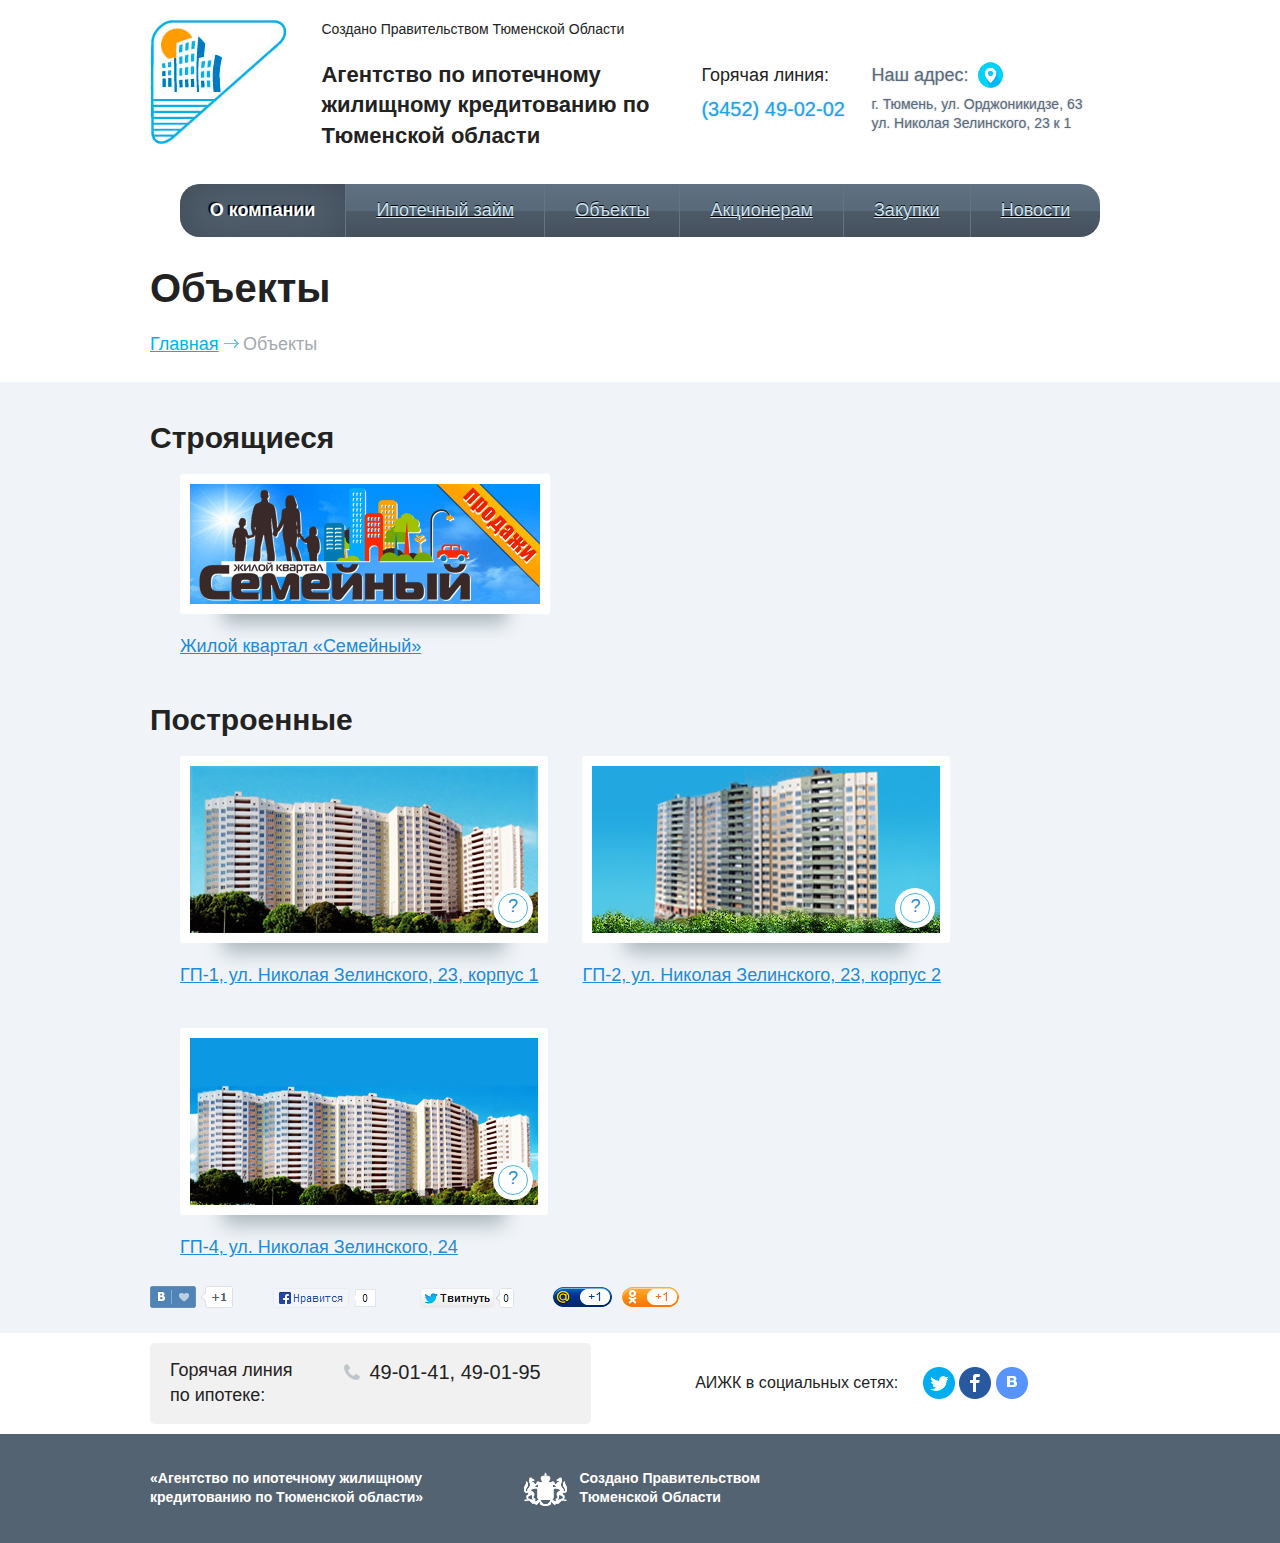
<file: objects.html>
<!DOCTYPE html>
<!--[if lt IE 7]>      
<html class="no-js lt-ie9 lt-ie8 lt-ie7">
    <![endif]-->
    <!--[if IE 7]>         
    <html class="no-js lt-ie9 lt-ie8">
        <![endif]-->
        <!--[if IE 8]>         
        <html class="no-js lt-ie9">
            <![endif]-->
            <!--[if gt IE 8]><!-->
            <html>
                <!--<![endif]-->
                <head>
                    <meta charset="utf-8">
                    <!--[if IE]>
                    <meta http-equiv='X-UA-Compatible' content='IE=edge,chrome=1'>
                    <![endif]-->
                    <title>Site</title>
                    <meta name="description" content="">
                    <meta name="viewport" content="width=device-width">
                    <link href='http://fonts.googleapis.com/css?family=Noto+Sans&amp;subset=latin,cyrillic' rel='stylesheet' type='text/css'>
                    <link rel="stylesheet" href="css/normalize.min.css">
                    <link rel="stylesheet" href="js/fancybox/jquery.fancybox.css">
                    <link rel="stylesheet" href="css/main.css">
                    <link rel="stylesheet" href="css/style.css">
                    <link rel="stylesheet" href="js/spinner/styles/jquery.spinnercontrol.css">
                    <link rel="stylesheet" href="js/jquery-ui/themes/base/jquery.ui.all.css">
                    <link rel="stylesheet" href="js/select/jquery.formstyler.css">
                    <!--[if lt IE 9]>
                    <script src="js/html5shiv.js"></script>
                    <![endif]-->
                    <script src="js/modernizr.custom.15868.js"></script>
                </head>
                <body>
                    <!--[if lt IE 7]>
                    <p class="chromeframe">You are using an <strong>outdated</strong> browser. Please <a href="http://browsehappy.com/">upgrade your browser</a> or <a href="http://www.google.com/chromeframe/?redirect=true">activate Google Chrome Frame</a> to improve your experience.</p>
                    <![endif]-->
                    <header>
                        <div class="width_980">
                            <a href="/" class="logo"></a>
                            <section>
                                <h5>Создано Правительством Тюменской Области </h5>
                                <div class="company">
                                    <h1>Aгентство по ипотечному жилищному кредитованию по Тюменской области</h1>
                                </div>
                                <div class="phones">
                                    <p class="hotline">Горячая линия:</p>
                                    <p class="phone">(3452) 49-02-02</p>
                                </div>
                                <div class="adress">
                                    <a href="#" class="map_link">Наш адрес:</a>
                                    <p>г. Тюмень, ул. Орджоникидзе, 63 ул. Николая Зелинского, 23 к 1</p>
                                </div>
                            </section>
                        </div>
                    </header>
                    <nav>
                        <div class="width_980">
                            <ul class="menu">
                                <li class="active"><a href="#">О компании</a></li>
                                <li><a href="#">Ипотечный займ</a></li>
                                <li><a href="#">Объекты</a></li>
                                <li><a href="#">Акционерам</a></li>
                                <li><a href="#">Закупки</a></li>
                                <li><a href="#">Новости</a></li>
                            </ul>
                        </div>
                    </nav>

                    <section class="breadcrumbs_head">
                        <div class="width_980">
                            <h2>Объекты</h2>
                            <ul class="breadcrumbs">
                                <li><a href="/">Главная</a></li>
                                <li>Объекты</li>
                            </ul>
                        </div>
                    </section>

                    <section class="content quarters">
                        <div class="width_980">
                            <div class="sections">
                                <h3>Строящиеся</h3>
                                <div class="object">
                                    <div class="photo">
                                        <img src="img/object1.jpg">
                                    </div>
                                    <a href="#">Жилой квартал «Семейный»</a>
                                </div>
                            </div>
                            <div class="sections completed">
                                <h3>Построенные</h3>
                                <div class="object">
                                    <div class="photo">
                                        <img src="img/object2.jpg">
                                        <a href="#">?</a>
                                        <div class="availible">
                                            <p class="flat">1-комнатных: 258 шт.</p>
                                            <p class="flat">2-комнатных: 43 шт.</p>
                                            <p class="flat">3-комнатных: 22 шт.</p>
                                            <p class="flat">4-комнатных: 12 шт.</p>
                                        </div>
                                    </div>
                                    <a href="#">ГП-1, ул. Николая Зелинского, 23, корпус 1</a>
                                </div>
                                <div class="object">
                                    <div class="photo">
                                        <img src="img/object3.jpg">
                                        <a href="#">?</a>
                                        <div class="availible">
                                            <p class="flat">1-комнатных: 213 шт.</p>
                                            <p class="flat">2-комнатных: 34 шт.</p>
                                            <p class="flat">3-комнатных: 12 шт.</p>
                                            <p class="flat">4-комнатных: 1 шт.</p>
                                        </div>
                                    </div>
                                    <a href="#">ГП-2, ул. Николая Зелинского, 23, корпус 2</a>
                                </div>
                                <div class="object">
                                    <div class="photo">
                                        <img src="img/object4.jpg">
                                        <a href="#">?</a>
                                        <div class="availible">
                                            <p class="flat">1-комнатных: 125 шт.</p>
                                            <p class="flat">2-комнатных: 53 шт.</p>
                                            <p class="flat">3-комнатных: 18 шт.</p>
                                            <p class="flat">4-комнатных: 0 шт.</p>
                                        </div>
                                    </div>
                                    <a href="#">ГП-4, ул. Николая Зелинского, 24</a>
                                </div>
                            </div>
                            <div class="socials"><a href="#"><img src="img/socials.png"></a></div>
                        </div>
                    </section>

                    <section class="contacts">
                        <div class="width_980">
                            <div class="hot_line">
                                <p class="hl_caption">Горячая линия по ипотеке:</p>
                                <p class="phone">49-01-41, 49-01-95</p>
                            </div>
                            <p class="social">АИЖК в социальных сетях:</p>
                            <a href="#" class="twitter"></a>
                            <a href="#" class="facebook"></a>
                            <a href="#" class="vkontakte"></a>
                        </div>
                    </section>
                    <footer>
                        <div class="width_980">
                            <p class="agency">«Aгентство по ипотечному жилищному кредитованию по Тюменской области»</p>
                            <p class="created_by">Создано Правительством Тюменской Области</p>
                        </div>
                    </footer>
                    <div class="pick_help_box">
                        <h2>Помощник в выборе программы</h2>
                        <form class="request_form">
                            <label for="name">Как вас зовут?</label><input id="name" type="text" value="Name">
                            <div class="phone_row">
                                <label for="phone">Номер телефона?</label><input id="phone" type="text" class="phone" value="1234567890">
                                <div class="question"></div>
                            </div>
                            <input type="submit" class="pick_button" value="Отправить заявку">
                        </form>
                        <div class="notes">
                            <div class="app">
                                <h3>Мы ценим ваше время</h3>
                                <p>Ваши условия по займу будут автоматически переданы нашему специалисту.</p>
                            </div>
                            <div class="obl">
                                <h3>Мы ценим ваше время</h3>
                                <p>Ваши условия по займу будут автоматически переданы нашему специалисту.</p>
                            </div>
                        </div>
                        <div class="resp">
                            <p class="confidence">Мы несем полную ответственность за Ваши персональные данные. Они не попадут в руки мошенников.</p>
                            <p class="relax">Просто расслабьтесь и дожидайтесь звонка от нашего специалиста.</p>
                        </div>
                    </div>
                    <div class="request_box">
                        <h3>Вам удобнее оформить заявку</h3>
                        <p>Мы можете приехать к нам в офис и оформить заявку уже там или воспользоваться онлайн-конфигуратором.</p>
                        <input id="office" type="radio" name="request"><label class="office_label" for="office"><span>В офисе</span></label>
                        <input id="online" type="radio" name="request"><label class="online_label" for="online"><span>Онлайн заявка</span></label>
                        <div class="call_box">
                            <p class="call">Или позвоните нам</p>
                            <p class="phone">49-01-41, 49-01-95</p>
                        </div>
                    </div>
                    <script src="//ajax.googleapis.com/ajax/libs/jquery/1.10.2/jquery.min.js"></script>
                    <script>window.jQuery || document.write('<script src="js/jquery-1.10.2.min.js"><\/script>')</script>
                    <script src="js/jquery-ui/ui/jquery.ui.core.js"></script>
                    <script src="js/jquery-ui/ui/jquery.ui.widget.js"></script>
                    <script src="js/jquery-ui/ui/jquery.ui.mouse.js"></script>
                    <script src="js/jquery-ui/ui/jquery.ui.slider.js"></script>
                    <script src="js/fancybox/jquery.fancybox.js"></script>
                    <script src="js/select/jquery.formstyler.min.js"></script>
                    <script src="js/jcarousellite_1.0.1.pack.js"></script>
                    <script src="js/spinner/jquery.spinnercontrol.js"></script>
                    <script src="js/mask.js"></script>
                    <script src="js/main.js"></script>
                </body>
            </html>
</file>
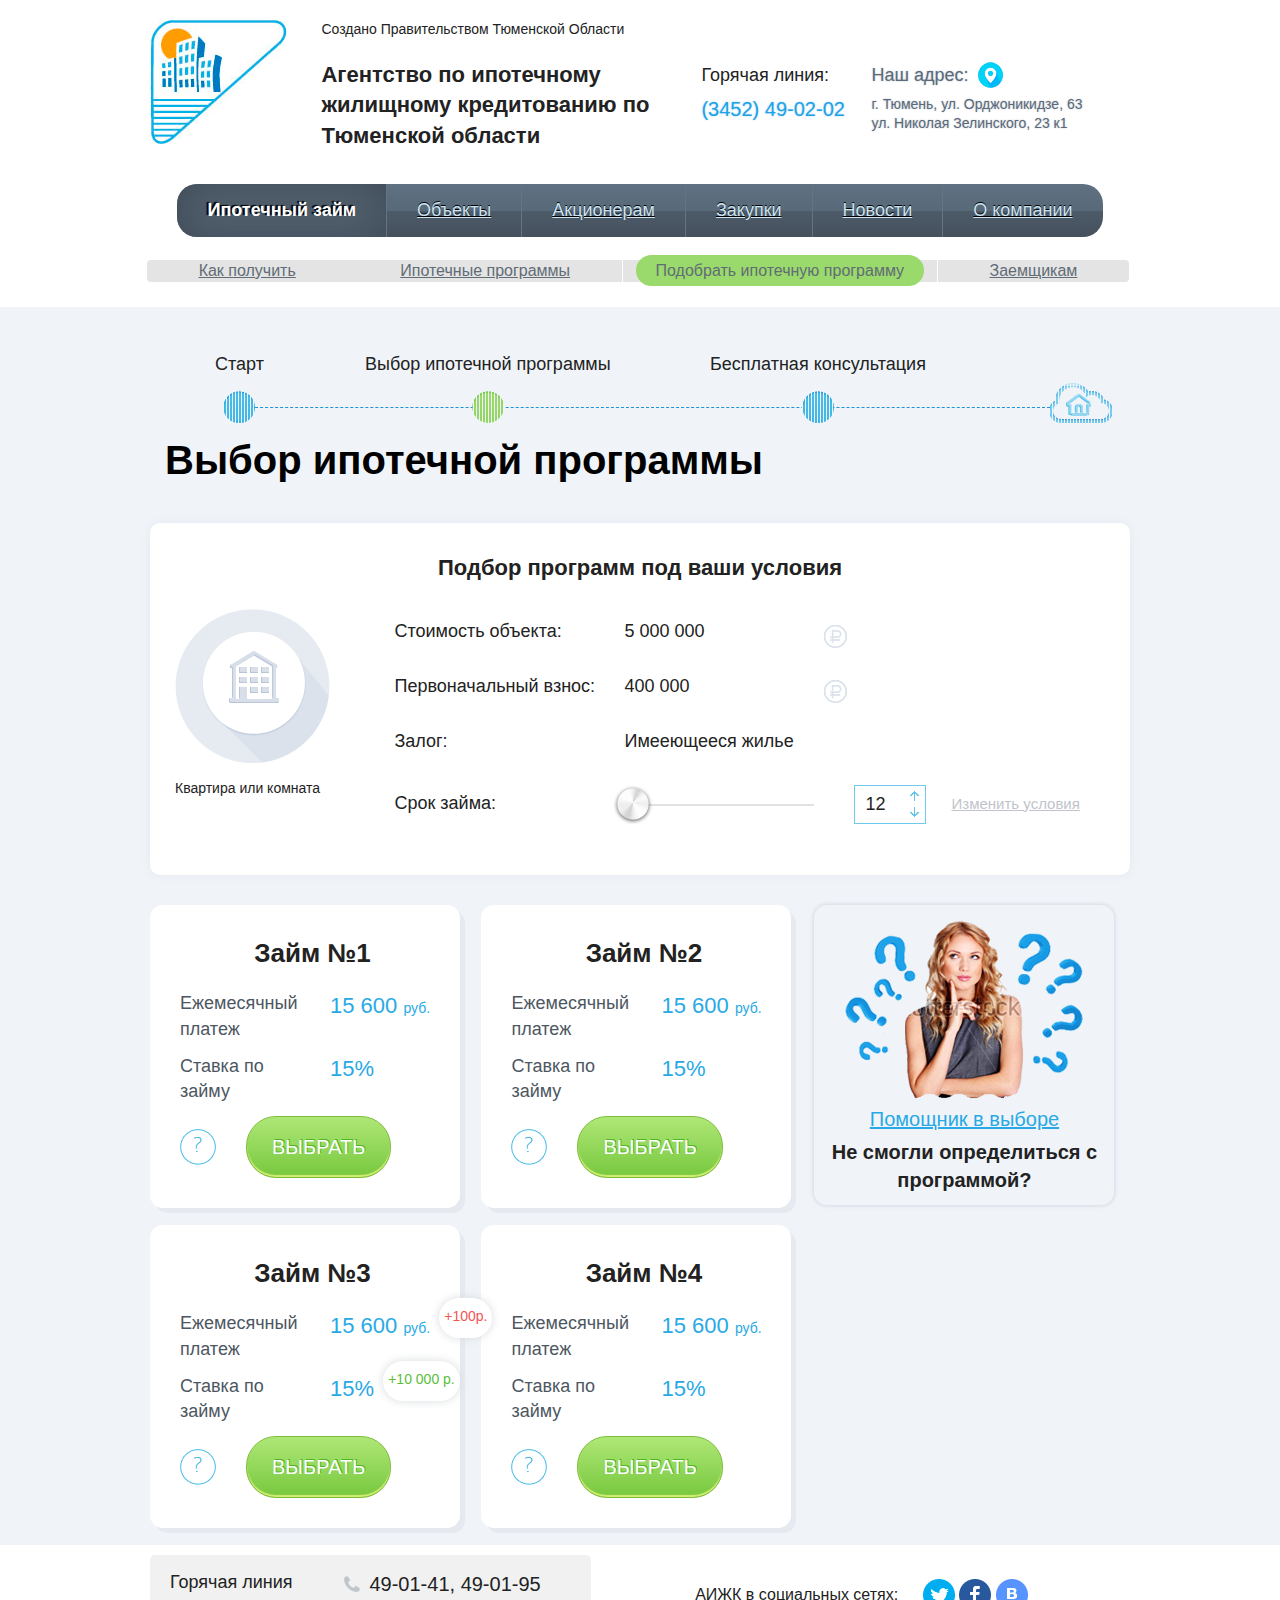
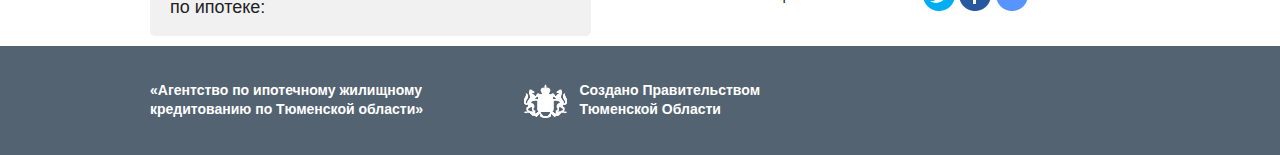
<file: pick.html>
<!DOCTYPE html>
<!--[if lt IE 7]>      
<html class="no-js lt-ie9 lt-ie8 lt-ie7">
    <![endif]-->
    <!--[if IE 7]>         
    <html class="no-js lt-ie9 lt-ie8">
        <![endif]-->
        <!--[if IE 8]>         
        <html class="no-js lt-ie9">
            <![endif]-->
            <!--[if gt IE 8]><!--> 
            <html>
                <!--<![endif]-->
                <head>
                    <meta charset="utf-8">
                    <!--[if IE]>
                    <meta http-equiv='X-UA-Compatible' content='IE=edge,chrome=1'>
                    <![endif]-->
                    <title>Site</title>
                    <meta name="description" content="">
                    <meta name="viewport" content="width=device-width">
                    <link href='http://fonts.googleapis.com/css?family=Noto+Sans&amp;subset=latin,cyrillic' rel='stylesheet' type='text/css'>
                    <link rel="stylesheet" href="css/normalize.min.css">
                    <link rel="stylesheet" href="js/fancybox/jquery.fancybox.css">
                    <link rel="stylesheet" href="css/main.css">
                    <link rel="stylesheet" href="css/style.css">
                    <link rel="stylesheet" href="js/spinner/styles/jquery.spinnercontrol.css">
                    <link rel="stylesheet" href="js/jquery-ui/themes/base/jquery.ui.all.css">
                    <link rel="stylesheet" href="js/select/jquery.formstyler.css">
                    <!--[if lt IE 9]>
                    <script src="js/html5shiv.js"></script>
                    <![endif]-->
                    <script src="js/modernizr.custom.15868.js"></script>
                </head>
                <body>
                    <!--[if lt IE 7]>
                    <p class="chromeframe">You are using an <strong>outdated</strong> browser. Please <a href="http://browsehappy.com/">upgrade your browser</a> or <a href="http://www.google.com/chromeframe/?redirect=true">activate Google Chrome Frame</a> to improve your experience.</p>
                    <![endif]-->
                    <header>
                        <div class="width_980">
                            <a href="/" class="logo"></a>
                            <section>
                                <h5>Создано Правительством Тюменской Области </h5>
                                <div class="company">
                                    <h1>Aгентство по ипотечному жилищному кредитованию по Тюменской области</h1>
                                </div>
                                <div class="phones">
                                    <p class="hotline">Горячая линия:</p>
                                    <p class="phone">(3452) 49-02-02</p>
                                </div>
                                <div class="adress">
                                    <a href="#" class="map_link">Наш адрес:</a>
                                    <p>г. Тюмень, ул. Орджоникидзе, 63 ул. Николая Зелинского, 23 к1</p>
                                </div>
                            </section>
                        </div>
                    </header>
                    <nav>
                        <div class="width_980">
                            <ul class="menu">
                                <li class="active"><a href="#">Ипотечный займ</a></li>
                                <li><a href="#">Объекты</a></li>
                                <li><a href="#">Акционерам</a></li>
                                <li><a href="#">Закупки</a></li>
                                <li><a href="#" >Новости</a></li>
                                <li><a href="#">О компании</a></li>
                            </ul>
                        </div>
                    </nav>
                    <nav>
                        <div class="width_980">
                            <ul class="menu2">
                                <li><a href="#">Как получить</a></li>
                                <li><a href="#">Ипотечные программы</a></li>
                                <li class="active"><a href="#">Подобрать ипотечную программу</a></li>
                                <li><a href="#">Заемщикам</a></li>
                            </ul>
                        </div>
                    </nav>
                    <section class="content">
                        <div class="steps_wrap" style="height: 90px;">
                            <div class="top_steps">
                                <div class="width_980">
                                    <div class="progress">
                                        <p class="step1">Старт</p>
                                        <p class="step2 active">Выбор ипотечной программы</p>
                                        <p class="step3">Бесплатная консультация</p>
                                        <p class="step4"></p>
                                    </div>
                                </div>
                            </div>
                        </div>
                        <div class="width_980 pick">
                            <h1>Выбор ипотечной программы</h1>
                            <div class="loan">
                                <h2>Подбор программ под ваши условия</h2>
                                <div class="loan_details">
                                    <p class="loan_object">Квартира или комната</p>
                                    <table>
                                        <tr>
                                            <td>Стоимость объекта:</td>
                                            <td class="summ">5 000 000</td>
                                            <td></td>
                                        </tr>
                                        <tr>
                                            <td>Первоначальный взнос:</td>
                                            <td class="summ">400 000</td>
                                            <td></td>
                                        </tr>
                                        <tr>
                                            <td>Залог:</td>
                                            <td>Имееющееся жилье</td>
                                            <td></td>
                                        </tr>
                                        <tr>
                                            <td>Срок займа:</td>
                                            <td>
                                                <div class="slider"></div>
                                            </td>
                                            <td class="change_period">
                                                <div class="SpinnerControl">
                                                    <div class="LeftButton"></div>
                                                    <input class="ValueDisplay" type="text" style="background-color: rgb(255, 255, 255); min-width: 30px;"><input type="text" id="price_val" class="jQuerySpinnerControl" style="display: none;">
                                                    <div class="RightButton"></div>
                                                </div>
                                                <a href="#" class="loan_change">Изменить условия</a>
                                            </td>
                                        </tr>
                                    </table>
                                </div>
                            </div>
                            <div class="loans_list">
                                <div class="loan_item">
                                    <h3>Займ №1</h3>
                                    <div class="description">
                                        <p class="pay">Ежемесячный платеж</p>
                                        <p class="value">15 600 <span>руб.</span></p>
                                        <p  class="pay">Ставка по займу</p>
                                        <p class="value">15%</p>
                                        <div class="question">
                                            <div class="about_program">
                                                <p>Ознакомиться с программой</p>
                                                <a href="">подробнее</a>
                                            </div>
                                        </div>
                                        <a href="#" class="pick_button">Выбрать</a>
                                    </div>
                                </div>
                                <div class="loan_item">
                                    <h3>Займ №2</h3>
                                    <div class="description">
                                        <p class="pay">Ежемесячный платеж</p>
                                        <p class="value">15 600 <span>руб.</span></p>
                                        <p  class="pay">Ставка по займу</p>
                                        <p class="value">15%</p>
                                        <div class="question">
                                            <div class="about_program">
                                                <p>Ознакомиться с программой</p>
                                                <a href="">подробнее</a>
                                            </div>
                                        </div>
                                        <a href="#" class="pick_button">Выбрать</a>
                                    </div>
                                </div>
                                <div class="loan_item">
                                    <h3>Займ №3</h3>
                                    <div class="description">
                                        <p class="pay">Ежемесячный платеж</p>
                                        <div class="value">
                                            15 600 <span>руб.</span>
                                            <div class="percent_rel">
                                                <p class="percent plus">+100р.</p>
                                            </div>
                                        </div>
                                        <p class="pay">Ставка по займу</p>
                                        <div class="value">
                                            15%
                                            <div class="percent_rel">
                                                <p class="percent minus">+10 000 р.</p>
                                            </div>
                                        </div>
                                        <div class="question">
                                            <div class="about_program">
                                                <p>Ознакомиться с программой</p>
                                                <a href="">подробнее</a>
                                            </div>
                                        </div>
                                        <a href="#" class="pick_button">Выбрать</a>
                                    </div>
                                </div>
                                <div class="loan_item">
                                    <h3>Займ №4</h3>
                                    <div class="description">
                                        <p class="pay">Ежемесячный платеж</p>
                                        <p class="value">15 600 <span>руб.</span></p>
                                        <p class="pay">Ставка по займу</p>
                                        <p class="value">15%</p>
                                        <div class="question">
                                            <div class="about_program">
                                                <p>Ознакомиться с программой</p>
                                                <a href="">подробнее</a>
                                            </div>
                                        </div>
                                        <a href="#" class="pick_button">Выбрать</a>
                                    </div>
                                </div>
                            </div>
                            <div class="helper">
                                <a href="#">Помощник  в выборе</a>
                                <h3>Не смогли определиться с программой?</h3>
                            </div>
                        </div>
                    </section>
                    <section class="contacts">
                        <div class="width_980">
                            <div class="hot_line">
                                <p class="hl_caption">Горячая линия по ипотеке:</p>
                                <p class="phone">49-01-41, 49-01-95</p>
                            </div>
                            <p class="social">АИЖК в социальных сетях:</p>
                            <a href="#" class="twitter"></a>
                            <a href="#" class="facebook"></a>
                            <a href="#" class="vkontakte"></a>
                        </div>
                    </section>
                    <footer>
                        <div class="width_980">
                            <p class="agency">«Aгентство по ипотечному жилищному кредитованию по Тюменской области»</p>
                            <p class="created_by">Создано Правительством Тюменской Области</p>
                        </div>
                    </footer>

                    <div class="full_request_box">
                       <h2>Оформление полной заявки</h2>
                       <div class="bid_steps">
                            <p class="bid_step step1">1 шаг: подготовьте скан-копии паспорта 1,2 и 3 страниц</p>
                            <p class="bid_step step2">2 шаг: скачать, распечатать и заполнить от руки полную анкету</p>
                            <p class="bid_step step3">3 шаг: отправить отсканированную анкету и скан-копии паспорта по электронному адресу: 
                            <a class="mailto" href="mailto:ipoteka@ipoteka-tmn.ru">ipoteka@ipoteka-tmn.ru</a></p>
                       </div>
                       <p class="q">В случае возникших вопросов - Вы можете связаться с нами по телефону</p>
                       <p class="q phones">49-01-41, 49-01-95</p>
                       <form>
                           <div class="questionnaire">
                                <h2>Запросить полную анкету</h2>
                                <div class="name_row">
                                    <label for="name">Как вас зовут</label>
                                    <input type="text" id="name" placeholder="Введите свое имя">
                                    <div class="question"></div>
                                </div>
                                <div class="phone_row">
                                    <label for="name">Номер телефона</label>
                                    <input type="text" id="phone" class="phone" placeholder="Телефон для связи">
                                    <div class="question"></div>
                                </div>
                                <div class="phone_row">
                                    <label for="name">E-mail</label>
                                    <input type="text" id="name"  placeholder="Электронная почта">
                                    <div class="question"></div>
                                </div>
                                <div class="notification">
                                    <h5>Уведомление</h5>
                                    <p>Анкета приходит на электронную почту моментально! </p>
                                </div>
                           </div>
                           <a href="#" class="request_go">Отказаться от полной заявки</a>
                           <a href="#" class="pick_button">Запросить полную анкету</a>
                       </form>
                    </div>

                    <script src="//ajax.googleapis.com/ajax/libs/jquery/1.10.1/jquery.min.js"></script>
                    <script>window.jQuery || document.write('<script src="js/vendor/jquery-1.10.1.min.js"><\/script>')</script>
                    <script src="js/fancybox/jquery.fancybox.js"></script>
                    <script src="js/jquery-ui/ui/jquery.ui.core.js"></script>
                    <script src="js/jquery-ui/ui/jquery.ui.widget.js"></script>
                    <script src="js/jquery-ui/ui/jquery.ui.mouse.js"></script>
                    <script src="js/jquery-ui/ui/jquery.ui.slider.js"></script>
                    <script src="js/spinner/jquery.spinnercontrol.js"></script>
                    <script src="js/mask.js"></script>
                    <script src="js/main.js"></script>
                </body>
            </html>
</file>
<file: css/main.css>
/* ==========================================================================
   HTML5 Boilerplate styles - h5bp.com (generated via initializr.com)
   ========================================================================== */

html,
button,
input,
select,
textarea {
    color: #222;
}

body {
    font-size: 1em;
    line-height: 1.4;
}

::-moz-selection {
    background: #b3d4fc;
    text-shadow: none;
}

::selection {
    background: #b3d4fc;
    text-shadow: none;
}

hr {
    display: block;
    height: 1px;
    border: 0;
    border-top: 1px solid #ccc;
    margin: 1em 0;
    padding: 0;
}

img {
    vertical-align: middle;
}

fieldset {
    border: 0;
    margin: 0;
    padding: 0;
}

textarea {
    resize: vertical;
}

.chromeframe {
    margin: 0.2em 0;
    background: #ccc;
    color: #000;
    padding: 0.2em 0;
}


/* ==========================================================================
   Author's custom styles
   ========================================================================== */















/* ==========================================================================
   Media Queries
   ========================================================================== */

@media only screen and (min-width: 35em) {

}

@media print,
       (-o-min-device-pixel-ratio: 5/4),
       (-webkit-min-device-pixel-ratio: 1.25),
       (min-resolution: 120dpi) {

}

/* ==========================================================================
   Helper classes
   ========================================================================== */

.ir {
    background-color: transparent;
    border: 0;
    overflow: hidden;
    *text-indent: -9999px;
}

.ir:before {
    content: "";
    display: block;
    width: 0;
    height: 150%;
}

.hidden {
    display: none !important;
    visibility: hidden;
}

.visuallyhidden {
    border: 0;
    clip: rect(0 0 0 0);
    height: 1px;
    margin: -1px;
    overflow: hidden;
    padding: 0;
    position: absolute;
    width: 1px;
}

.visuallyhidden.focusable:active,
.visuallyhidden.focusable:focus {
    clip: auto;
    height: auto;
    margin: 0;
    overflow: visible;
    position: static;
    width: auto;
}

.invisible {
    visibility: hidden;
}

.clearfix:before,
.clearfix:after {
    content: " ";
    display: table;
}

.clearfix:after {
    clear: both;
}

.clearfix {
    *zoom: 1;
}

/* ==========================================================================
   Print styles
   ========================================================================== */

@media print {
    * {
        background: transparent !important;
        color: #000 !important; /* Black prints faster: h5bp.com/s */
        box-shadow: none !important;
        text-shadow: none !important;
    }

    a,
    a:visited {
        text-decoration: underline;
    }

    a[href]:after {
        content: " (" attr(href) ")";
    }

    abbr[title]:after {
        content: " (" attr(title) ")";
    }

    /*
     * Don't show links for images, or javascript/internal links
     */

    .ir a:after,
    a[href^="javascript:"]:after,
    a[href^="#"]:after {
        content: "";
    }

    pre,
    blockquote {
        border: 1px solid #999;
        page-break-inside: avoid;
    }

    thead {
        display: table-header-group; /* h5bp.com/t */
    }

    tr,
    img {
        page-break-inside: avoid;
    }

    img {
        max-width: 100% !important;
    }

    @page {
        margin: 0.5cm;
    }

    p,
    h2,
    h3 {
        orphans: 3;
        widows: 3;
    }

    h2,
    h3 {
        page-break-after: avoid;
    }
}
</file>
<file: css/style.css>
@charset "IBM866";
body {
  font-family: "Noto Sans Sans", sans-serif; }

.width_980 {
  width: 980px;
  margin: 0px auto; }

.width_1020 {
  width: 1020px;
  margin: 0px auto; }

.request_go {
  background: #f7f8fb;
  background: -moz-linear-gradient(top, #f7f8fb 1%, #f3f5f9 50%, #e9eef3 51%, #e9eef3 100%);
  background: -webkit-gradient(linear, left top, left bottom, color-stop(1%, #f7f8fb), color-stop(50%, #f3f5f9), color-stop(51%, #e9eef3), color-stop(100%, #e9eef3));
  background: -webkit-linear-gradient(top, #f7f8fb 1%, #f3f5f9 50%, #e9eef3 51%, #e9eef3 100%);
  background: -o-linear-gradient(top, #f7f8fb 1%, #f3f5f9 50%, #e9eef3 51%, #e9eef3 100%);
  background: -ms-linear-gradient(top, #f7f8fb 1%, #f3f5f9 50%, #e9eef3 51%, #e9eef3 100%);
  background: linear-gradient(to bottom, #f7f8fb 1%, #f3f5f9 50%, #e9eef3 51%, #e9eef3 100%);
  filter: progid:DXImageTransform.Microsoft.gradient(startColorstr='#f7f8fb', endColorstr='#e9eef3',GradientType=0 );
  border-radius: 25px;
  height: 50px;
  line-height: 2.6;
  display: inline-block;
  padding: 0px 30px 0px 70px;
  color: #00aff4;
  text-decoration: none;
  position: relative;
  margin: 25px 0px;
  border-top: 1px solid #fefefe;
  box-shadow: 0px -1px 1px #cbd7e7;
  font-size: 18px; }

.request_go:hover {
  background: #f1f6fb;
  background: -moz-linear-gradient(top, #f1f6fb 0%, #e2eff7 50%, #c9e2ef 51%, #a6cee4 100%);
  background: -webkit-gradient(linear, left top, left bottom, color-stop(0%, #f1f6fb), color-stop(50%, #e2eff7), color-stop(51%, #c9e2ef), color-stop(100%, #a6cee4));
  background: -webkit-linear-gradient(top, #f1f6fb 0%, #e2eff7 50%, #c9e2ef 51%, #a6cee4 100%);
  background: -o-linear-gradient(top, #f1f6fb 0%, #e2eff7 50%, #c9e2ef 51%, #a6cee4 100%);
  background: -ms-linear-gradient(top, #f1f6fb 0%, #e2eff7 50%, #c9e2ef 51%, #a6cee4 100%);
  background: linear-gradient(to bottom, #f1f6fb 0%, #e2eff7 50%, #c9e2ef 51%, #a6cee4 100%);
  filter: progid:DXImageTransform.Microsoft.gradient(startColorstr='#f1f6fb', endColorstr='#a6cee4',GradientType=0 );
  box-shadow: 0px -1px 1px #c3dbeb;
  border-bottom: #c3dbeb; }

.money_input {
  background-color: #fcfcfd;
  border: none;
  outline: none;
  box-shadow: 0px 1px 1px #e2e2e2;
  color: #28a9e5;
  font-size: 18px;
  height: 60px;
  padding: 0px 70px 0px 15px;
  background: url(../img/r_blue.png) no-repeat 140px center;
  line-height: 3; }

.gray_inp {
  background: url(../img/r_gray.png) no-repeat 140px center;
  color: black; }

.breadcrumbs {
  padding: 0px; }
  .breadcrumbs li {
    display: inline-block;
    font-size: 18px;
    color: #a4a9af; }
    .breadcrumbs li a {
      color: #00b2ea;
      padding-right: 20px;
      background: url(../img/arrow.png) no-repeat right center; }

.phone_row {
  position: relative;
  display: inline-block; }
  .phone_row .question {
    content: "";
    width: 36px;
    height: 36px;
    background: url(../img/help.png) no-repeat center;
    position: absolute;
    bottom: 11px;
    right: 11px;
    cursor: pointer; }
  .phone_row .question:hover:before {
    content: "";
    position: absolute;
    right: 9px;
    top: 30px;
    display: block;
    border-bottom: 10px solid #28a9e5;
    border-left: 10px solid transparent;
    border-right: 10px solid transparent;
    border-top: 10px solid transparent; }
  .phone_row .question:hover:after {
    content: "Этот телефон будет использован для связи с Вами";
    position: absolute;
    width: 225px;
    padding: 10px;
    background-color: #28a9e5;
    font-size: 14px;
    color: white;
    border-radius: 3px;
    right: -20px;
    top: 50px; }
  .phone_row input[type=text] {
    width: 350px;
    height: 60px;
    font-size: 18px;
    padding: 0px 60px 0px 20px;
    border: none;
    background-color: #fcfcfd;
    box-shadow: 0 3px 5px #ebedef;
    outline: none; }

.name_row {
  position: relative;
  display: inline-block; }
  .name_row .question {
    content: "";
    width: 36px;
    height: 36px;
    background: url(../img/help.png) no-repeat center;
    position: absolute;
    bottom: 11px;
    right: 11px;
    cursor: pointer; }
  .name_row .question:hover:before {
    content: "";
    position: absolute;
    right: 9px;
    top: -17px;
    display: block;
    border-top: 10px solid #ff5a58;
    border-left: 10px solid transparent;
    border-right: 10px solid transparent;
    border-bottom: 10px solid transparent; }
  .name_row .question:hover:after {
    content: "Пожалуйста, заполните поле со своим именем!";
    position: absolute;
    width: 225px;
    padding: 10px 10px 10px 50px;
    background-color: #ff5a58;
    font-size: 14px;
    color: white;
    border-radius: 3px;
    right: -190px;
    top: -75px;
    background-image: url(../img/warning.png);
    background-repeat: no-repeat;
    background-position: 12px center; }
  .name_row input[type=text] {
    width: 350px;
    height: 60px;
    font-size: 18px;
    padding: 0px 60px 0px 20px;
    border: none;
    background-color: #fcfcfd;
    box-shadow: 0 3px 5px #ebedef;
    outline: none; }

header {
  height: 128px;
  margin: 20px 0px; }
  header .logo {
    background: url(../img/logo.jpg) no-repeat center center;
    width: 137px;
    height: 124px;
    display: inline-block;
    vertical-align: top;
    margin-right: 30px; }
  header section {
    display: inline-block;
    vertical-align: top; }
    header section h5 {
      margin: 0px 0px 20px 0px;
      display: block;
      font-size: 14px;
      font-weight: normal; }
    header section p {
      margin-top: 0px; }
    header section div {
      padding-right: 20px; }
    header section .company {
      width: 360px;
      display: table-cell;
      vertical-align: top; }
      header section .company h1 {
        font-size: 22px;
        margin-top: 0px;
        font-weight: bold; }
    header section .phones {
      width: 150px;
      display: table-cell;
      vertical-align: top; }
      header section .phones .hotline {
        font-size: 18px;
        margin-bottom: 5px;
        line-height: 1.7; }
      header section .phones .phone {
        font-size: 20px;
        color: #1da2e7;
        text-shadow: 0px 0px 2px #9fd0f2; }
    header section .adress {
      display: table-cell;
      vertical-align: top;
      width: 230px; }
      header section .adress a, header section .adress p {
        color: #5a6a7a;
        font-size: 14px;
        text-shadow: 0px 0px 2px #bcc1c7; }
      header section .adress p {
        margin-top: 35px; }
      header section .adress .map_link {
        display: block;
        width: 140px;
        text-decoration: none;
        line-height: 1.7;
        font-size: 18px;
        margin-bottom: 5px;
        position: absolute;
        padding-bottom: 60px;
        padding-right: 100px; }
      header section .adress .map_link:after {
        content: "";
        position: absolute;
        right: 108px;
        top: 2px;
        width: 25px;
        height: 26px;
        background: url(../img/location.png) no-repeat 0px -27px;
        display: inline-block; }
      header section .adress .map_link:hover:after {
        background: url(../img/location.png) no-repeat 0px 0px; }

nav .width_980 {
  text-align: center; }
nav ul.menu {
  display: inline-block;
  padding: 0px;
  position: relative;
  z-index: 10; }
  nav ul.menu li {
    display: table-cell;
    margin-left: -4px;
    vertical-align: middle; }
    nav ul.menu li a {
      display: inline-block;
      background: #5f7182;
      background: -moz-linear-gradient(top, #5f7182 0%, #586979 50%, #4d5a68 51%, #45515d 100%);
      background: -webkit-gradient(linear, left top, left bottom, color-stop(0%, #5f7182), color-stop(50%, #586979), color-stop(51%, #4d5a68), color-stop(100%, #45515d));
      background: -webkit-linear-gradient(top, #5f7182 0%, #586979 50%, #4d5a68 51%, #45515d 100%);
      background: -o-linear-gradient(top, #5f7182 0%, #586979 50%, #4d5a68 51%, #45515d 100%);
      background: -ms-linear-gradient(top, #5f7182 0%, #586979 50%, #4d5a68 51%, #45515d 100%);
      background: linear-gradient(to bottom, #5f7182 0%, #586979 50%, #4d5a68 51%, #45515d 100%);
      filter: progid:DXImageTransform.Microsoft.gradient(startColorstr='#5f7182', endColorstr='#45515d',GradientType=0 );
      padding: 15px 30px;
      border-right: 1px solid #657483;
      line-height: 1.3;
      font-size: 18px;
      color: #cce4f2;
      text-shadow: 0px -1px 0px black; }
  nav ul.menu li:first-child a {
    border-radius: 20px 0px 0px 20px; }
  nav ul.menu li:last-child a {
    border: none;
    border-radius: 0px 20px 20px 0px; }
  nav ul.menu .active a {
    font-weight: bold;
    color: white;
    text-shadow: -2px -1px 1px black;
    cursor: default;
    text-decoration: none;
    background: #546372;
    box-shadow: 0px 0px 45px #3f4a55 inset; }
  nav ul.menu li:hover a {
    color: white;
    text-shadow: -2px -1px 1px black;
    text-decoration: none;
    background: #546372;
    box-shadow: 0px 0px 45px #3f4a55 inset; }
nav ul.menu2 {
  display: inline-block;
  padding: 0px;
  margin: 0px; }
  nav ul.menu2 li {
    display: inline-block;
    background-color: #e4e4e4;
    margin-left: -4px;
    padding: 0px 52px; }
    nav ul.menu2 li a {
      color: #616c76;
      font-size: 16px;
      line-height: 1.3;
      position: relative; }
  nav ul.menu2 li:last-child {
    border-radius: 0px 4px 4px 0px; }
  nav ul.menu2 li:first-child {
    border-radius: 4px 0px 0px 4px; }
  nav ul.menu2 .active {
    padding: 0px 13px; }
    nav ul.menu2 .active a {
      background-color: #9ad96b;
      padding: 7px 20px;
      border-radius: 20px;
      text-decoration: none;
      cursor: default; }
  nav ul.menu2 li:hover {
    padding: 0px 32px; }
    nav ul.menu2 li:hover a {
      background-color: #9ad96b;
      padding: 7px 20px;
      border-radius: 20px;
      text-decoration: none; }

.inp {
  display: inline-block;
  background-color: #44bbe7;
  line-height: 2;
  height: 37px;
  border: 1px solid white;
  border-radius: 3px;
  font-size: 18px;
  color: white;
  font-weight: normal;
  padding: 0px 45px 0px 10px;
  width: 135px;
  outline: none;
  background: url(../img/r.png) no-repeat 155px center; }

.content {
  width: 100%;
  background-color: #f0f4f9;
  padding: 35px 0px 0px 0px;
  margin-top: 25px; }
  .content .width_1020 {
    text-align: center;
    background-image: url(../img/girl.png);
    background-repeat: no-repeat;
    background-position: 570px bottom;
    height: 100%; }
  .content h1 {
    text-align: left;
    display: block;
    margin: 0px 0px 0px 15px;
    font-weight: bold;
    font-size: 40px;
    color: black; }
  .content .what_interest {
    background-color: white;
    border-radius: 4px;
    margin: 40px 0px 0px 0px;
    box-shadow: -15px 15px 0px #546372;
    position: relative;
    width: 640px;
    min-height: 465px;
    padding-bottom: 20px; }
    .content .what_interest .interest {
      font-size: 20px;
      text-align: left;
      padding: 30px 0px 20px 30px;
      margin: 0px; }
    .content .what_interest .item {
      display: inline-block;
      max-width: 130px;
      vertical-align: top;
      padding: 75px 0px 0px 5px;
      font-size: 14px;
      color: black;
      text-decoration: none;
      background-repeat: no-repeat;
      position: relative; }
      .content .what_interest .item span {
        border-bottom: 1px dashed #ababab; }
    .content .what_interest .item:before {
      content: "";
      position: absolute;
      top: 0px;
      background-image: url(../img/interest.png);
      background-repeat: no-repeat; }
    .content .what_interest .flat:before {
      background-position: 9px -6px;
      width: 60px;
      height: 53px;
      left: 5px; }
    .content .what_interest .flat:hover:before, .content .what_interest .flat.active:before {
      background-position: 9px -60px; }
    .content .what_interest .build:before {
      background-position: -51px -6px;
      width: 49px;
      height: 53px;
      left: 45px; }
    .content .what_interest .build:hover:before, .content .what_interest .build.active:before {
      background-position: -51px -60px; }
    .content .what_interest .home:before {
      background-position: -100px -5px;
      width: 52px;
      height: 53px;
      left: 40px; }
    .content .what_interest .home:hover:before, .content .what_interest .home.active:before {
      background-position: -100px -60px; }
    .content .what_interest .mortgage:before {
      background-position: -153px -5px;
      width: 52px;
      height: 53px;
      left: 25px; }
    .content .what_interest .mortgage:hover:before, .content .what_interest .mortgage.active:before {
      background-position: -153px -60px; }
    .content .what_interest .credit:before {
      background-position: -206px 0px;
      width: 71px;
      height: 58px;
      left: 25px; }
    .content .what_interest .credit:hover:before, .content .what_interest .credit.active:before {
      background-position: -206px -59px; }
    .content .what_interest .calculate {
      background-color: #00bce9;
      padding: 30px 20px 30px 30px;
      margin: 30px 20px 0px 20px;
      width: 550px;
      border-radius: 4px;
      position: relative;
      min-height: 185px; }
      .content .what_interest .calculate div.form {
        text-align: left; }
        .content .what_interest .calculate div.form .row {
          display: block;
          margin-bottom: 10px; }
        .content .what_interest .calculate div.form label {
          display: inline-block;
          vertical-align: middle;
          width: 235px;
          text-align: left;
          color: white;
          font-size: 16px; }
        .content .what_interest .calculate div.form #price_val {
          display: inline-block;
          width: 80px;
          margin-left: 25px;
          line-height: 2;
          height: 37px;
          padding-left: 10px;
          outline: none; }
        .content .what_interest .calculate div.form span.small {
          font-size: 14px; }
        .content .what_interest .calculate div.form input[type=radio] {
          display: none; }
        .content .what_interest .calculate div.form .check {
          font-size: 14px;
          padding-left: 45px;
          cursor: pointer;
          line-height: 2.5;
          background: url(../img/checkbox.png) no-repeat 3px 3px; }
        .content .what_interest .calculate div.form .check2 {
          cursor: pointer;
          line-height: 2.5;
          font-size: 13px;
          border-radius: 3px;
          margin: 0px;
          background: #299cd8;
          color: white;
          text-shadow: none;
          font-weight: normal;
          border: 1px solid #1d89cf;
          box-shadow: 0px 0px 5px #9adaf2;
          margin-left: -4px;
          width: auto; }
          .content .what_interest .calculate div.form .check2 p {
            width: 140px;
            margin: 0px;
            display: table-cell;
            line-height: 1;
            vertical-align: middle;
            text-align: center;
            height: 40px;
            padding: 0px 5px; }
          .content .what_interest .calculate div.form .check2 .short {
            width: 120px; }
        .content .what_interest .calculate div.form .notice {
          height: 28px;
          width: 28px;
          background: url(../img/notice.png) no-repeat 0px 0px;
          display: inline-block;
          vertical-align: middle;
          margin-left: 6px;
          cursor: pointer;
          position: relative; }
          .content .what_interest .calculate div.form .notice span {
            position: absolute;
            font-style: italic;
            font-size: 14px;
            background-color: #8fd854;
            color: white;
            border-radius: 2px;
            width: 315px;
            padding: 10px;
            top: 40px;
            left: -4px;
            display: none; }
          .content .what_interest .calculate div.form .notice span:before {
            content: "";
            border-top: 8px solid transparent;
            border-left: 8px solid transparent;
            border-right: 8px solid transparent;
            border-bottom: 8px solid #8fd854;
            position: absolute;
            top: -16px; }
        .content .what_interest .calculate div.form .notice:hover span {
          display: inline-block; }
        .content .what_interest .calculate div.form #buy_label {
          width: 120px; }
        .content .what_interest .calculate div.form #have_label {
          width: 90px; }
        .content .what_interest .calculate div.form input[type=radio]:checked + .check {
          background: url(../img/checkbox_checked.png) no-repeat 0px 0px; }
        .content .what_interest .calculate div.form input[type=radio]:checked + label.check2 {
          background: #ebf6fb;
          background: -moz-linear-gradient(top, #ebf6fb 0%, #c9e3ec 100%);
          background: -webkit-gradient(linear, left top, left bottom, color-stop(0%, #ebf6fb), color-stop(100%, #c9e3ec));
          background: -webkit-linear-gradient(top, #ebf6fb 0%, #c9e3ec 100%);
          background: -o-linear-gradient(top, #ebf6fb 0%, #c9e3ec 100%);
          background: -ms-linear-gradient(top, #ebf6fb 0%, #c9e3ec 100%);
          background: linear-gradient(to bottom, #ebf6fb 0%, #c9e3ec 100%);
          filter: progid:DXImageTransform.Microsoft.gradient(startColorstr='#ebf6fb', endColorstr='#c9e3ec',GradientType=0 );
          box-shadow: 0px 2px 10px #3092c1;
          color: #279ad7;
          text-shadow: 0px 1px 1px white;
          font-weight: bold;
          border: none; }
      .content .what_interest .calculate .calc {
        display: none;
        position: absolute;
        margin-left: 0px; }
    .content .what_interest .pointer_rail {
      position: relative;
      width: 100%;
      background-color: red; }
    .content .what_interest .pointer {
      position: absolute;
      width: 45px;
      height: 50px;
      background: url(../img/dest.png) no-repeat center center;
      top: -9px;
      left: 28px; }
  .content .what_interest:before {
    content: "";
    position: absolute;
    right: 2px;
    bottom: -14px;
    display: block;
    border-right: 7px solid transparent;
    border-bottom: 7px solid transparent;
    border-left: 7px solid #546372;
    border-top: 7px solid #546372; }
  .content .what_interest:after {
    content: "";
    position: absolute;
    left: -16px;
    top: 1px;
    display: block;
    border-right: 8px solid #546372;
    border-bottom: 8px solid #546372;
    border-left: 8px solid #f0f4f9;
    border-top: 8px solid #f0f4f9; }

.pick_button {
  margin: 35px 0px 25px 30px;
  background: #afe777;
  background: -moz-linear-gradient(top, #afe777 0%, #77c83e 100%);
  background: -webkit-gradient(linear, left top, left bottom, color-stop(0%, #afe777), color-stop(100%, #77c83e));
  background: -webkit-linear-gradient(top, #afe777 0%, #77c83e 100%);
  background: -o-linear-gradient(top, #afe777 0%, #77c83e 100%);
  background: -ms-linear-gradient(top, #afe777 0%, #77c83e 100%);
  background: linear-gradient(to bottom, #afe777 0%, #77c83e 100%);
  filter: progid:DXImageTransform.Microsoft.gradient(startColorstr='#afe777', endColorstr='#77c83e',GradientType=0 );
  line-height: 3;
  height: 70px;
  padding: 0px 25px;
  border-radius: 30px;
  border: 1px solid #7ebd3b;
  box-shadow: 0px -2px 1px #d5ee71 inset;
  font-size: 20px;
  color: white;
  text-transform: uppercase;
  text-shadow: 1px -1px 0px #51b528;
  outline: none; }

.pick_button:hover {
  background: #98e153;
  background: -moz-linear-gradient(top, #98e153 0%, #55bc2b 100%);
  background: -webkit-gradient(linear, left top, left bottom, color-stop(0%, #98e153), color-stop(100%, #55bc2b));
  background: -webkit-linear-gradient(top, #98e153 0%, #55bc2b 100%);
  background: -o-linear-gradient(top, #98e153 0%, #55bc2b 100%);
  background: -ms-linear-gradient(top, #98e153 0%, #55bc2b 100%);
  background: linear-gradient(to bottom, #98e153 0%, #55bc2b 100%);
  filter: progid:DXImageTransform.Microsoft.gradient(startColorstr='#98e153', endColorstr='#55bc2b',GradientType=0 );
  box-shadow: 0px -2px 0px #299f18 inset; }

.contacts .hot_line {
  background-color: #f1f1f1;
  padding: 15px 20px;
  margin: 10px 0px;
  border-radius: 5px;
  display: inline-block;
  vertical-align: middle;
  text-align: left; }
  .contacts .hot_line p {
    display: inline-block;
    vertical-align: top;
    margin: 0px 30px 0px 0px; }
  .contacts .hot_line .hl_caption {
    width: 140px;
    font-size: 18px; }
  .contacts .hot_line .phone {
    padding-left: 25px;
    background: url(../img/phone.png) no-repeat 0px center;
    font-size: 20px; }
.contacts .social {
  display: inline-block;
  vertical-align: middle;
  margin: 0px 20px 0px 100px; }
.contacts a {
  display: inline-block;
  vertical-align: middle;
  background-image: url(../img/social.png);
  background-repeat: no-repeat;
  height: 32px;
  width: 32px; }
.contacts .twitter {
  background-position: 0px 0px; }
.contacts .facebook {
  background-position: -42px 0px; }
.contacts .vkontakte {
  background-position: -84px 0px; }

footer {
  background-color: #546372; }
  footer p {
    color: white;
    font-size: 14px;
    font-weight: bold;
    display: inline-block;
    vertical-align: middle;
    margin: 35px 60px 35px 0px; }
  footer .agency {
    width: 310px; }
  footer .created_by {
    width: 240px;
    padding-left: 55px;
    background: url(../img/government.png) no-repeat 0px center; }

.top_steps {
  width: 100%;
  z-index: 10;
  top: 0px;
  height: 90px;
  bottom: -16px;
  text-align: center; }
  .top_steps .progress {
    height: 73px;
    width: 820px;
    position: relative;
    display: inline-block;
    border-bottom: 1px dashed #1d93d8;
    margin: 0px;
    height: 55px;
    padding-top: 10px; }
    .top_steps .progress p {
      position: absolute;
      background: url(../img/step_marker.png) no-repeat center 39px;
      height: 80px;
      font-size: 18px;
      margin: 0px; }
    .top_steps .progress .step1 {
      left: -15px; }
    .top_steps .progress .step2 {
      left: 135px; }
    .top_steps .progress .step3 {
      left: 480px; }
    .top_steps .progress .step4 {
      right: -62px;
      width: 62px;
      background: url(../img/step_finish.png) no-repeat center 31px; }
    .top_steps .progress .active {
      background: url(../img/step_active.png) no-repeat center 39px; }
    .top_steps .progress .step4.active {
      background: url(../img/step_finish_active.png) no-repeat center 31px;
      width: 64px; }

.pick_help_box {
  text-align: center;
  padding: 15px;
  display: none; }
  .pick_help_box h2 {
    font-size: 26px;
    margin: 0px 0px 35px 0px; }
  .pick_help_box .notes {
    display: inline-block;
    vertical-align: top;
    width: 270px;
    text-align: left;
    margin-left: 25px; }
    .pick_help_box .notes div {
      padding-left: 85px;
      margin-top: 20px;
      background-repeat: no-repeat;
      background-position: 0px 0px;
      font-size: 14px;
      color: #74818e; }
      .pick_help_box .notes div h3 {
        font-size: 20px;
        color: #23b8ef; }
      .pick_help_box .notes div p {
        line-height: 1.7; }
    .pick_help_box .notes .app {
      background-image: url(../img/icon1.png); }
    .pick_help_box .notes .obl {
      background-image: url(../img/icon2.png); }

.resp {
  margin-top: 20px; }
  .resp p {
    display: inline-block;
    vertical-align: top;
    text-align: left;
    color: #b3bac1;
    padding-left: 50px;
    margin: 0px; }
  .resp .confidence {
    background: url(../img/confidence.png) no-repeat 0px 0px;
    width: 330px; }
  .resp .relax {
    background: url(../img/relax.png) no-repeat 0px 0px;
    width: 280px;
    margin-left: 45px; }

.input {
  width: 350px;
  height: 60px;
  font-size: 18px;
  padding: 0px 60px 0px 20px;
  border: none;
  background-color: #fcfcfd;
  box-shadow: 0 3px 5px #ebedef;
  outline: none; }

.request_form {
  text-align: left;
  border: 1px solid #f8f9fa;
  box-shadow: 0 2px 10px #eaedf2;
  padding: 0px 20px 20px 20px;
  display: inline-block;
  vertical-align: top; }
  .request_form label {
    display: block;
    font-size: 20px;
    margin: 25px 0px 10px 0px; }
  .request_form input[type=text] {
    width: 350px;
    height: 60px;
    line-height: 3;
    font-size: 18px;
    padding: 0px 60px 0px 20px;
    border: none;
    background-color: #fcfcfd;
    box-shadow: 0 3px 5px #ebedef;
    outline: none; }
  .request_form .phone_row:after:hover {
    bottom: 15px;
    right: 15px; }
  .request_form .pick_button {
    display: block;
    margin: 25px 0px 5px 0px; }

.request_box {
  text-align: center;
  width: 770px;
  margin: 15px;
  display: none; }
  .request_box h3 {
    font-size: 26px; }
  .request_box p {
    font-size: 18px; }
  .request_box input[type=radio] {
    display: none; }
  .request_box label {
    height: 125px;
    width: 365px;
    display: inline-block;
    box-shadow: 0px 0px 25px 0px #e7ebf0;
    line-height: 5;
    font-size: 22px;
    color: #13b3ee;
    position: relative; }
    .request_box label span {
      border-bottom: 1px dashed #13b3ee;
      padding-bottom: 3px; }
  .request_box label:hover {
    cursor: pointer;
    color: black;
    background-color: #d9dee5;
    box-shadow: 0px 8px 33px 5px #919ba6 inset; }
    .request_box label:hover span {
      border-bottom: 1px dashed #bdd4e3; }
  .request_box label:before {
    content: "";
    background-image: url(../img/request.png);
    background-repeat: no-repeat;
    height: 93px;
    width: 93px;
    display: block;
    position: absolute;
    top: 15px; }
  .request_box .office_label {
    padding-left: 50px;
    width: 315px;
    margin-right: 15px; }
  .request_box .office_label:after {
    left: 50px;
    background-position: 0px 0px; }
  .request_box .online_label {
    padding-left: 65px;
    width: 300px; }
  .request_box .online_label:before {
    left: 25px;
    background-position: -93px 0px; }
  .request_box .office_label:hover:before {
    background-position: 0px -95px; }
  .request_box .online_label:hover:before {
    background-position: -94px -95px; }
  .request_box .call_box {
    text-align: left; }
    .request_box .call_box p {
      margin: 0px 0px 0px 15px; }
    .request_box .call_box .call {
      padding-left: 25px;
      background: url(../img/phone.png) no-repeat 0px center;
      display: inline-block;
      font-size: 18px;
      color: #b3bac1;
      margin-top: 35px; }
    .request_box .call_box .phone {
      font-size: 22px;
      color: #1da2e7; }

.content .formalization {
  background-image: url(../img/girl3.png);
  background-repeat: no-repeat;
  background-position: 570px 450px; }
  .content .formalization .request_quick {
    border-radius: 10px;
    box-shadow: 0px 0px 10px 0px #e3e8ee;
    background-color: white;
    margin-top: 35px;
    width: 640px;
    text-align: center;
    display: inline-block; }
    .content .formalization .request_quick h2 {
      margin-top: 30px;
      margin-bottom: 20px; }
    .content .formalization .request_quick p {
      margin: 0px;
      display: inline-block; }
    .content .formalization .request_quick .request_go:before {
      content: "";
      position: absolute;
      background-image: url(../img/doc.png);
      background-repeat: no-repeat;
      background-position: 0px 0px;
      display: block;
      width: 28px;
      height: 30px;
      left: 25px;
      top: 10px; }
    .content .formalization .request_quick .request_form {
      width: 525px;
      margin-bottom: 30px; }
      .content .formalization .request_quick .request_form .resp p {
        margin: 0px;
        padding-left: 40px; }
      .content .formalization .request_quick .request_form .resp .confidence {
        width: 240px;
        font-size: 13px; }
      .content .formalization .request_quick .request_form .resp .relax {
        width: 150px;
        font-size: 13px;
        margin-left: 35px; }
.content .pick_wrap {
  display: block; }
  .content .pick_wrap .pick_button {
    margin: 30px 20px; }

.loan {
  text-align: center;
  background-color: white;
  margin-top: 35px;
  border-radius: 10px;
  box-shadow: 0px 0px 10px 0px #e3e8ee; }
  .loan h2 {
    font-size: 22px;
    display: inline-block;
    margin: 30px 0px 0px 0px; }
  .loan .loan_details {
    text-align: left;
    padding: 25px; }
    .loan .loan_details .loan_object {
      padding-top: 170px;
      display: inline-block;
      vertical-align: top;
      background-image: url(../img/home.png);
      background-repeat: no-repeat;
      background-position: center 0px;
      font-size: 14px;
      margin: 0px;
      width: 155px; }
    .loan .loan_details table {
      display: inline-block;
      font-size: 18px;
      margin-left: 60px; }
      .loan .loan_details table tr td {
        width: 230px;
        padding: 10px 0px 20px 0px; }
      .loan .loan_details table .summ {
        background: url(../img/r_gray.png) no-repeat 200px center; }
  .loan .loan_change {
    display: inline-block;
    color: #c0c4ca;
    font-size: 15px;
    text-decoration: underline;
    margin-left: 20px; }

.content .thanks {
  background-image: url(../img/girl4.png);
  background-repeat: no-repeat;
  background-position: 120px bottom; }
  .content .thanks .subscribe {
    height: 550px;
    margin: 0px 25px;
    position: relative; }
    .content .thanks .subscribe .subscribe_label {
      font-size: 18px;
      width: 520px;
      margin: 40px 0px; }
    .content .thanks .subscribe h1 {
      margin: 0px; }
    .content .thanks .subscribe .category_label {
      width: 240px;
      font-size: 18px;
      margin: 250px 0px 20px 0px; }
    .content .thanks .subscribe .request_go {
      padding: 0px 30px;
      margin: 0px;
      font-size: 18px;
      border: 1px solid #d8e1ee; }
    .content .thanks .subscribe .request_go {
      box-shadow: none;
      border: 1px solid #b9d4e7; }
  .content .thanks .go_subscribe {
    position: absolute;
    top: 200px;
    right: 233px;
    width: 390px; }
    .content .thanks .go_subscribe h2 {
      font-size: 22px; }
    .content .thanks .go_subscribe .like_header {
      padding-left: 60px;
      width: 300px;
      background: url(../img/logo_small.png) no-repeat 0px 0px; }
      .content .thanks .go_subscribe .like_header p {
        color: #2d4ec3;
        font-size: 12px;
        margin: 0px 0px 6px 0px; }
      .content .thanks .go_subscribe .like_header .like {
        font-size: 11px;
        background-color: #f1f2f8;
        background-image: url(../img/like.png);
        background-repeat: no-repeat;
        background-position: 4px center;
        padding: 0px 7px 0px 20px;
        line-height: 2;
        display: inline-block;
        border-radius: 3px;
        color: #2d4eb2;
        text-decoration: none; }
    .content .thanks .go_subscribe .likes_count {
      font-size: 12px; }
      .content .thanks .go_subscribe .likes_count a {
        color: #2d4eb2;
        text-decoration: none; }
    .content .thanks .go_subscribe .subscribers a {
      display: inline-block;
      height: 50px;
      width: 50px;
      border: 1px solid #dddddd; }

.socials {
  text-align: left;
  padding: 25px 0px; }

.pick .loan table tr td.change_period {
  width: 240px; }
  .pick .loan table tr td.change_period .SpinnerControl {
    margin: 0px; }
.pick .loans_list {
  width: 660px;
  display: inline-block;
  margin-top: 30px; }
  .pick .loans_list .loan_item {
    width: 265px;
    display: inline-block;
    background-color: white;
    margin: 0px 17px 17px 0px;
    border-radius: 13px;
    padding: 30px 15px 30px 30px;
    box-shadow: 5px 5px 0px #e6eaf0;
    text-align: center; }
    .pick .loans_list .loan_item h3 {
      font-size: 26px;
      margin: 0px 0px 20px 0px; }
    .pick .loans_list .loan_item .description {
      text-align: left;
      color: #4d5762;
      font-size: 18px; }
      .pick .loans_list .loan_item .description .pay {
        width: 130px;
        display: inline-block;
        vertical-align: top;
        margin: 0px 15px 12px 0px; }
      .pick .loans_list .loan_item .description .percent {
        position: absolute;
        height: 40px;
        border-radius: 20px;
        line-height: 2.7;
        background-color: white;
        font-size: 14px;
        text-align: center;
        box-shadow: 0px 0px 10px #d8dbdf;
        display: inline-block;
        padding: 0px 5px;
        margin: 0px; }
      .pick .loans_list .loan_item .description .percent_rel {
        display: inline-block;
        position: relative; }
      .pick .loans_list .loan_item .description .plus {
        color: #f45353;
        top: -35px;
        left: 3px; }
      .pick .loans_list .loan_item .description .minus {
        color: #5bbe39;
        top: -35px;
        left: 3px; }
      .pick .loans_list .loan_item .description .value {
        font-size: 22px;
        width: 110px;
        margin: 0px;
        color: #28a9e5;
        position: relative;
        display: inline-block;
        white-space: nowrap; }
        .pick .loans_list .loan_item .description .value span {
          font-size: 14px; }
      .pick .loans_list .loan_item .description .pick_button {
        font-size: 20px;
        display: inline-block;
        vertical-align: middle;
        height: 60px;
        text-decoration: none;
        margin: 0px; }
      .pick .loans_list .loan_item .description .question {
        background: url(../img/help.png) no-repeat center center;
        height: 36px;
        width: 36px;
        display: inline-block;
        vertical-align: middle;
        margin-right: 25px;
        position: relative;
        cursor: pointer; }
      .pick .loans_list .loan_item .description .about_program {
        position: absolute;
        background-color: #28a9e5;
        padding: 10px;
        border-radius: 3px;
        top: 50px;
        left: -12px;
        display: none;
        cursor: default; }
        .pick .loans_list .loan_item .description .about_program p {
          margin: 0px;
          font-size: 14px;
          color: white;
          width: 220px; }
        .pick .loans_list .loan_item .description .about_program a {
          font-size: 14px;
          font-weight: bold;
          color: white; }
      .pick .loans_list .loan_item .description .about_program:before {
        content: "";
        display: block;
        position: absolute;
        border-bottom: 8px solid #28a9e5;
        border-top: 8px solid transparent;
        border-left: 8px solid transparent;
        border-right: 8px solid transparent;
        top: -16px;
        left: 21px; }
      .pick .loans_list .loan_item .description .question:hover .about_program {
        display: inline-block; }
.pick .helper {
  width: 300px;
  height: 300px;
  border-radius: 13px;
  box-shadow: 0px 0px 3px 2px #dee3eb;
  display: inline-block;
  vertical-align: top;
  margin-top: 30px;
  background: url(../img/assistant.png) no-repeat center 15px;
  text-align: center; }
  .pick .helper h3 {
    font-size: 20px;
    margin-bottom: 0px;
    margin-top: 5px; }
  .pick .helper a {
    margin-top: 200px;
    font-size: 20px;
    color: #28a9e5;
    display: block; }

.slider {
  display: inline-block;
  vertical-align: middle; }
  .slider .count {
    color: white;
    background: #28a9e5;
    position: absolute;
    font-size: 12px;
    border-radius: 5px;
    display: inline-block;
    line-height: 2;
    padding: 0px 5px;
    width: 100px;
    left: -5px;
    top: 45px;
    z-index: 200; }
  .slider .count:before {
    position: absolute;
    content: "";
    display: inline-block;
    border-top: 5px solid transparent;
    border-left: 5px solid transparent;
    border-right: 5px solid transparent;
    border-bottom: 5px solid #28a9e5;
    top: -10px;
    left: 20px; }

.move {
  margin-top: 0px;
  background-color: white; }
  .move a {
    color: #00b2ea; }
  .move .step1 {
    left: -75px !important; }
  .move .step2 {
    left: 315px !important; }
  .move .step3 {
    width: 160px;
    left: 735px !important; }
  .move h1 {
    margin-bottom: 20px;
    font-weight: bold;
    font-size: 40px; }

.program .width_1020 {
  background: none;
  text-align: left;
  margin-top: 80px; }
.program h2 {
  font-size: 26px; }
.program h3 {
  font-size: 22px;
  margin: 35px 0px 15px 0px; }
.program p {
  font-size: 16px; }
.program .effective li {
  list-style: none;
  background-image: url(../img/marker.png);
  background-repeat: no-repeat;
  background-position: 0px center;
  padding-left: 40px;
  line-height: 2.5; }
.program .views li {
  list-style: none;
  font-size: 14px;
  margin-bottom: 15px; }
.program .benefits li {
  line-height: 2; }
.program .loan_terms li {
  list-style: none;
  background-image: url(../img/paragraph.png);
  background-repeat: no-repeat;
  background-position: 0px 0px;
  padding-left: 40px; }
.program .order_documents {
  display: table-cell;
  vertical-align: middle;
  background: url(../img/docs.png) no-repeat 0px center;
  height: 100px; }
  .program .order_documents h3 {
    margin: 0px;
    font-size: 20px;
    display: inline-block;
    vertical-align: middle;
    margin-left: 130px; }
  .program .order_documents .input {
    display: inline-block;
    vertical-align: middle;
    height: 45px;
    width: 300px;
    margin: 0px 15px 0px 20px;
    color: #00b2ea;
    font-size: 14px;
    line-height: 2.7; }
  .program .order_documents .pick_button {
    height: 45px;
    font-size: 14px;
    font-weight: bold;
    margin: 0px;
    line-height: 45px;
    display: inline-block;
    vertical-align: middle; }

.calculate_move {
  background-color: #f0f4f9; }
  .calculate_move .calc_body {
    background-color: white;
    padding: 15px 100px 35px 25px;
    border-radius: 10px;
    margin-top: 20px;
    position: relative;
    display: inline-block;
    text-align: center; }
    .calculate_move .calc_body h2 {
      font-size: 26px;
      text-align: center;
      display: inline-block; }
    .calculate_move .calc_body .bg {
      position: absolute;
      background: url(../img/girl2.png) no-repeat right center;
      height: 100%;
      width: 310px;
      right: -191px;
      top: 0px; }
    .calculate_move .calc_body .row {
      text-align: left;
      margin-bottom: 15px; }
      .calculate_move .calc_body .row label {
        width: 280px;
        display: inline-block; }
        .calculate_move .calc_body .row label span {
          color: #979fa8;
          font-size: 14px; }
    .calculate_move .calc_body .child_rate {
      display: inline-block; }
      .calculate_move .calc_body .child_rate a {
        width: 32px;
        height: 32px;
        background-image: url(../img/child.png);
        background-repeat: no-repeat;
        background-position: 0px 0px;
        display: inline-block;
        margin-right: 7px;
        outline: none; }
      .calculate_move .calc_body .child_rate .active {
        background-position: 0px -32px; }
    .calculate_move .calc_body .money_input {
      width: 100px; }
  .calculate_move .pick_button {
    display: inline-block;
    margin: 17px 0px 35px 25px; }

.move_box {
  text-align: center;
  top: 0px;
  left: 0px;
  background-color: #f6f8fa;
  padding: 25px;
  display: none; }
  .move_box h3 {
    font-size: 26px;
    margin: 5px 0px 30px 0px; }
  .move_box .move_details {
    background-color: #e8edf1;
    padding: 30px 30px 30px 10px;
    box-shadow: 0px 0px 60px 10px #aebbc7 inset;
    border-radius: 4px; }
    .move_box .move_details table {
      text-align: left;
      font-size: 18px;
      color: #808993; }
      .move_box .move_details table tr td {
        width: 350px;
        height: 60px;
        padding-left: 20px;
        vertical-align: middle; }
        .move_box .move_details table tr td p {
          font-size: 14px;
          color: #8cd752;
          display: inline-block;
          background-color: white;
          height: 40px;
          border-radius: 20px;
          padding: 0px 5px;
          vertical-align: middle;
          line-height: 2.7;
          text-align: center;
          margin-left: 10px;
          min-width: 30px;
          box-shadow: 0px 0px 10px #c2ccd8;
          font-weight: bold; }
  .move_box .calculated {
    padding: 35px 30px 30px 30px;
    text-align: left;
    background-color: white;
    border-radius: 4px;
    margin: 15px 0px;
    box-shadow: 0px 5px 10px #e4e9f0; }
    .move_box .calculated div {
      display: inline-block; }
      .move_box .calculated div p {
        display: inline-block;
        vertical-align: top;
        margin: 0px;
        font-size: 20px;
        margin-right: 25px; }
      .move_box .calculated div h2 {
        display: inline-block;
        vertical-align: top;
        margin: 0px;
        font-size: 30px;
        color: #28a9e5;
        line-height: 1; }
        .move_box .calculated div h2 span {
          font-size: 14px; }
    .move_box .calculated .monthly {
      min-width: 400px; }
      .move_box .calculated .monthly p {
        width: 140px; }
    .move_box .calculated .income p {
      width: 115px; }
  .move_box .move_send_details {
    text-align: left; }
    .move_box .move_send_details input[type=text] {
      width: 350px;
      height: 60px;
      font-size: 18px;
      padding: 0px 60px 0px 20px;
      border: none;
      background-color: #fcfcfd;
      box-shadow: 0 3px 5px #ebedef;
      outline: none; }
    .move_box .move_send_details label {
      display: block;
      margin: 25px 0px 10px 0px; }
    .move_box .move_send_details .pick_button {
      height: 60px;
      font-size: 20px;
      font-weight: bold;
      display: inline-block;
      cursor: pointer; }

.full_request_box {
  display: none;
  width: 755px;
  text-align: center;
  padding: 20px; }
  .full_request_box h2 {
    font-size: 26px;
    margin-top: 0px; }
  .full_request_box .bid_steps {
    display: block;
    text-align: left; }
    .full_request_box .bid_steps .bid_step {
      display: inline-block;
      vertical-align: middle;
      line-height: 1.3;
      font-size: 18px;
      position: relative;
      padding-left: 75px; }
    .full_request_box .bid_steps .bid_step:before {
      content: "";
      background-image: url(../img/bid_steps.png);
      background-repeat: no-repeat;
      display: inline-block;
      vertical-align: middle;
      position: absolute;
      left: 0px; }
    .full_request_box .bid_steps .step1:before {
      background-position: -13px 0px;
      width: 57px;
      height: 42px;
      top: -10px; }
    .full_request_box .bid_steps .step2:before {
      background-position: -25px -42px;
      width: 44px;
      height: 45px;
      left: 3px;
      top: -10px; }
    .full_request_box .bid_steps .step3:before {
      background-position: 0px -87px;
      width: 70px;
      height: 34px;
      left: -14px;
      top: 5px; }
    .full_request_box .bid_steps .mailto {
      display: block;
      color: #13b3ee; }
  .full_request_box .q {
    font-size: 16px;
    color: #979fa8;
    margin: 0px;
    display: block; }
  .full_request_box .phones {
    font-size: 18px;
    display: inline-block;
    padding-left: 20px;
    background: url(../img/phone.png) no-repeat 0px center; }
  .full_request_box .pick_button {
    display: inline-block;
    font-size: 20px;
    font-weight: bold;
    height: 60px;
    line-height: 2.7;
    text-decoration: none; }
  .full_request_box .questionnaire {
    display: block;
    text-align: left;
    padding: 20px;
    margin: 30px 0px;
    border-radius: 7px;
    box-shadow: 0px 5px 15px #e1e6ed;
    position: relative;
    background-color: white; }
    .full_request_box .questionnaire h2 {
      margin: 5px 0px 0px 25px; }
    .full_request_box .questionnaire label {
      display: block;
      font-size: 20px;
      margin: 25px 0px 10px 0px; }
    .full_request_box .questionnaire input[type=text] {
      width: 350px;
      height: 60px;
      line-height: 3;
      font-size: 18px;
      padding: 0px 60px 0px 20px;
      border: none;
      background-color: #fcfcfd;
      box-shadow: 0 3px 5px #ebedef;
      outline: none; }
    .full_request_box .questionnaire .phone_row:after:hover {
      bottom: 15px;
      right: 15px; }
    .full_request_box .questionnaire .notification {
      float: right;
      width: 285px;
      height: 205px;
      background-color: #f6f8fa;
      position: absolute;
      right: 0px;
      bottom: 0px;
      border-radius: 7px 0px 7px 0px;
      box-shadow: 7px 7px 7px #e7ebf1 inset;
      background-image: url(../img/airplane.png);
      background-repeat: no-repeat;
      background-position: center 50px;
      text-align: center;
      color: #979fa8; }
      .full_request_box .questionnaire .notification h5 {
        margin: 90px 0px 12px 0px;
        font-size: 18px; }
      .full_request_box .questionnaire .notification p {
        font-size: 14px;
        width: 230px;
        display: inline-block;
        margin: 0px; }
    .full_request_box .questionnaire .notification:before {
      content: "";
      position: absolute;
      bottom: 0px;
      left: -9px;
      width: 9px;
      height: 8px;
      background: url(../img/q-b.png) no-repeat 0px 0px; }
    .full_request_box .questionnaire .notification:after {
      content: "";
      position: absolute;
      top: -8px;
      right: 0px;
      width: 9px;
      height: 8px;
      background: url(../img/q-b.png) no-repeat 0px 0px; }

/* ------- IE Fixes ------- */
.no-boxshadow .what_interest {
  border: 7px solid #546372; }
.no-boxshadow .what_interest:before {
  border: none; }
.no-boxshadow .what_interest:after {
  border: none; }
.no-boxshadow .row input[type=radio] {
  display: inline-block !important;
  vertical-align: middle !important;
  outline: none !important; }
.no-boxshadow .row label {
  background: none !important;
  border: none !important;
  text-align: left !important;
  padding-left: 10px !important;
  line-height: 1 !important; }
.no-boxshadow .percent {
  border: 1px solid #eeeeee !important; }
.no-boxshadow input[type=text], .no-boxshadow input[type=password], .no-boxshadow textarea, .no-boxshadow .jq-selectbox__select {
  border: 1px solid #eeeeee !important; }

.partners {
  margin: 10px 0px 5px 0px; }
  .partners a {
    font-size: 8px;
    color: #8fa3b6;
    display: table-cell;
    text-align: left;
    vertical-align: middle;
    text-decoration: none;
    height: 60px;
    padding-right: 10px; }
  .partners .partner1 {
    width: 80px;
    padding-left: 80px;
    background: url(../img/partner1.png) no-repeat 0px center; }
  .partners .partner2 {
    width: 115px;
    padding-left: 85px;
    background: url(../img/partner2.png) no-repeat 0px center; }
  .partners .partner3 {
    width: 100px;
    padding-left: 85px;
    background: url(../img/partner3.png) no-repeat 0px center; }
  .partners .partner4 {
    width: 125px;
    background: url(../img/partner4.png) no-repeat 0px center; }
  .partners .partner5 {
    width: 140px;
    background: url(../img/partner5.png) no-repeat 0px center; }
  .partners .partner6 {
    width: 115px;
    background: url(../img/partner6.png) no-repeat 0px center; }

.objects {
  text-align: center;
  background-color: #606f7d;
  color: white;
  padding: 25px 0px 10px 0px;
  box-shadow: 0px 10px 15px 3px #515e68 inset; }
  .objects h2 {
    font-size: 30px;
    font-weight: bold;
    margin: 0px 0px 25px 0px; }
  .objects .object {
    display: inline-block;
    margin-right: 20px; }
    .objects .object .object_logo {
      display: inline-block;
      width: 300px;
      height: 160px;
      background-color: white;
      border-radius: 3px;
      border: 1px solid #606f7d;
      background-position: center center;
      background-repeat: no-repeat;
      text-decoration: none;
      box-shadow: 0px 4px 10px 2px #4e5a6b; }
      .objects .object .object_logo p {
        padding-top: 160px;
        font-size: 16px;
        font-weight: bold;
        color: white; }
  .objects .toggle {
    display: inline-block;
    border-radius: 25px;
    background-color: #61707e;
    border-bottom: 1px solid #7e8e99;
    border-left: 1px solid #7e8e99;
    border-right: 1px solid #7e8e99;
    box-shadow: 0px 6px 23px black inset;
    margin-top: 30px; }
    .objects .toggle a {
      color: white;
      display: inline-block;
      vertical-align: middle;
      text-decoration: none;
      line-height: 3;
      padding: 0px 35px;
      margin: 0px 2px;
      font-size: 16px;
      font-weight: bold;
      text-shadow: 0px 1px 1px black; }
      .objects .toggle a span {
        border-bottom: 1px dashed white; }
    .objects .toggle .active {
      background: #a3e469;
      background: -moz-linear-gradient(top, #a3e469 0%, #77c83e 100%);
      background: -webkit-gradient(linear, left top, left bottom, color-stop(0%, #a3e469), color-stop(100%, #77c83e));
      background: -webkit-linear-gradient(top, #a3e469 0%, #77c83e 100%);
      background: -o-linear-gradient(top, #a3e469 0%, #77c83e 100%);
      background: -ms-linear-gradient(top, #a3e469 0%, #77c83e 100%);
      background: linear-gradient(to bottom, #a3e469 0%, #77c83e 100%);
      filter: progid:DXImageTransform.Microsoft.gradient(startColorstr='#a3e469', endColorstr='#77c83e',GradientType=0 );
      line-height: 2.5;
      border-radius: 20px;
      text-shadow: 0px -1px 1px #3aa220;
      border-bottom: 1px solid #b5dc5c;
      border-left: 1px solid #b5dc5c;
      border-right: 1px solid #b5dc5c;
      border-top: 1px solid #abe772;
      box-shadow: 0px 2px 0px #3aa220; }
      .objects .toggle .active span {
        border: none; }
  .objects .obj_wrap {
    height: 198px;
    overflow: hidden; }

.main .short_news {
  background: url(../img/rss.png) no-repeat right 30px;
  width: 300px;
  display: inline-block;
  vertical-align: top; }
  .main .short_news .event {
    margin-bottom: 30px; }
    .main .short_news .event p {
      font-size: 12px;
      color: #9daabb;
      margin: 0px 0px 10px 0px; }
    .main .short_news .event a {
      font-size: 14px;
      color: #1d8bd7; }
    .main .short_news .event a:hover {
      text-decoration: none; }
  .main .short_news .all_news {
    display: inline-block;
    text-align: center;
    width: 100%;
    color: #1d8bd7;
    font-size: 16px;
    font-weight: bold;
    line-height: 2;
    background-color: #f1f1f1;
    box-shadow: 0px -1px 0px 1px #e2e6e9;
    background-image: url(../img/news.png);
    background-repeat: no-repeat;
    background-position: right 10px center;
    margin-top: 45px; }

.calc {
  display: inline-block;
  vertical-align: top;
  padding-bottom: 80px;
  margin-left: 30px; }
  .calc .calc_banner {
    background: url(../img/easy.jpg) no-repeat 0px 0px;
    display: block;
    border-radius: 20px;
    width: 630px;
    position: relative;
    text-align: center;
    height: 220px; }
    .calc .calc_banner h1 {
      font-size: 32px;
      font-weight: bold;
      display: inline-block;
      text-align: center;
      margin-top: 13px;
      color: #28a9e5; }
  .calc .go-pick {
    font-size: 30px;
    margin: 26px 0px 17px 0px; }
  .calc .programs {
    background: white;
    background: -moz-linear-gradient(top, white 1%, #e9edee 99%);
    background: -webkit-gradient(linear, left top, left bottom, color-stop(1%, white), color-stop(99%, #e9edee));
    background: -webkit-linear-gradient(top, white 1%, #e9edee 99%);
    background: -o-linear-gradient(top, white 1%, #e9edee 99%);
    background: -ms-linear-gradient(top, white 1%, #e9edee 99%);
    background: linear-gradient(to bottom, white 1%, #e9edee 99%);
    filter: progid:DXImageTransform.Microsoft.gradient(startColorstr='#ffffff', endColorstr='#e9edee',GradientType=0 );
    border-radius: 7px;
    border-bottom: 1px solid #889b9f;
    text-align: center;
    padding: 30px 0px 40px 30px;
    box-shadow: 0px 10px 30px -7px #acb9bd; }
    .calc .programs .item {
      display: inline-block;
      max-width: 130px;
      vertical-align: top;
      padding: 75px 0px 0px 5px;
      font-size: 14px;
      color: black;
      text-decoration: none;
      background-repeat: no-repeat;
      position: relative;
      cursor: pointer; }
      .calc .programs .item span {
        border-bottom: 1px dashed #ababab; }
      .calc .programs .item .note {
        display: none;
        position: absolute;
        width: 256px;
        background-color: #28a9e5;
        padding: 12px 17px;
        color: white;
        font-size: 14px;
        border-radius: 3px;
        text-align: left;
        top: 120px;
        left: 0px; }
        .calc .programs .item .note a {
          display: block;
          color: white;
          font-weight: bold;
          margin-top: 15px; }
      .calc .programs .item .note:before {
        content: "";
        border-top: 8px solid transparent;
        border-left: 8px solid transparent;
        border-right: 8px solid transparent;
        border-bottom: 8px dotted #28a9e5;
        position: absolute;
        top: -16px;
        left: 27px; }
    .calc .programs .item:before {
      content: "";
      position: absolute;
      top: 0px;
      background-image: url(../img/interest.png);
      background-repeat: no-repeat; }
    .calc .programs .flat:before {
      background-position: 9px -6px;
      width: 60px;
      height: 53px;
      left: 5px; }
    .calc .programs .flat:hover:before, .calc .programs .flat.active:before {
      background-position: 9px -60px; }
    .calc .programs .build:before {
      background-position: -51px -6px;
      width: 49px;
      height: 53px;
      left: 45px; }
    .calc .programs .build:hover:before, .calc .programs .build.active:before {
      background-position: -51px -60px; }
    .calc .programs .home:before {
      background-position: -100px -5px;
      width: 52px;
      height: 53px;
      left: 40px; }
    .calc .programs .home:hover:before, .calc .programs .home.active:before {
      background-position: -100px -60px; }
    .calc .programs .mortgage:before {
      background-position: -153px -5px;
      width: 52px;
      height: 53px;
      left: 25px; }
    .calc .programs .mortgage:hover:before, .calc .programs .mortgage.active:before {
      background-position: -153px -60px; }
    .calc .programs .credit:before {
      background-position: -206px 0px;
      width: 71px;
      height: 58px;
      left: 25px; }
    .calc .programs .credit:hover:before, .calc .programs .credit.active:before {
      background-position: -206px -59px; }
    .calc .programs .calculate {
      background-color: #00bce9;
      padding: 30px 20px 30px 30px;
      margin: 30px 20px 0px 20px;
      width: 550px;
      border-radius: 4px;
      position: relative;
      min-height: 185px; }
    .calc .programs .build .note {
      left: 35px; }
    .calc .programs .home .note {
      left: 35px; }
    .calc .programs .mortgage .note {
      left: -200px; }
    .calc .programs .mortgage .note:before {
      left: 250px; }
    .calc .programs .credit .note {
      left: -190px; }
    .calc .programs .credit .note:before {
      left: 250px; }
    .calc .programs .item:hover {
      color: #35aee6; }
      .calc .programs .item:hover .note {
        display: inline-block; }

.slider_nav ul {
  margin: 10px 0px; }
  .slider_nav ul li {
    display: table-cell;
    vertical-align: middle; }
    .slider_nav ul li button {
      font-size: 14px;
      color: #1d8bd7;
      font-weight: bold;
      text-decoration: none;
      padding: 0px 35px;
      line-height: 1.3;
      background: url(../img/menu_arrow.png) no-repeat right 5px center;
      border: 0px;
      outline: none;
      min-height: 45px; }
  .slider_nav ul .active {
    background-color: #d0d9e4;
    border-radius: 4px;
    box-shadow: 0px 6px 20px 2px #a7b9cc inset;
    display: inline-block;
    color: black;
    text-shadow: 0px 1px 1px white; }

.main-slider {
  background-color: #e8edef;
  position: relative;
  overflow: hidden; }
  .main-slider .description {
    background-color: white;
    opacity: 0;
    border-radius: 10px;
    position: absolute;
    padding: 25px;
    width: 440px;
    top: 20px; }
    .main-slider .description h2 {
      font-size: 30px;
      color: #28a9e5;
      font-weight: bold;
      margin: 0px 0px 30px 0px; }
    .main-slider .description h5 {
      font-size: 18px;
      margin: 0px 0px 20px 0px; }
    .main-slider .description p {
      font-size: 16px;
      list-style: none;
      padding-left: 20px;
      background: url(../img/li.png) no-repeat 0px center;
      line-height: 2;
      margin: 0px; }
    .main-slider .description .pick_button {
      display: inline-block;
      text-decoration: none;
      height: 50px;
      font-size: 18px;
      line-height: 2.7;
      font-weight: bold;
      font-family: "Noto San", sans-serif;
      margin: 20px 0px 0px 0px; }
    .main-slider .description .buttons {
      position: absolute;
      right: 0px;
      bottom: -35px;
      display: inline-block; }
      .main-slider .description .buttons button {
        display: inline-block;
        height: 12px;
        width: 10px;
        border-radius: 6px;
        border: none;
        box-shadow: 0px 3px 5px #a0aab6 inset;
        outline: none; }
      .main-slider .description .buttons .active {
        background-color: #28a9e5; }
  .main-slider .slider-width {
    width: 1300px;
    margin: 0px auto; }
  .main-slider .wrap .slides {
    position: relative;
    height: 460px; }
    .main-slider .wrap .slides .slide {
      position: absolute;
      width: 1300px;
      text-align: center; }
    .main-slider .wrap .slides img {
      display: none; }
    .main-slider .wrap .slides .description {
      display: none; }

/* .main-slider
 * width: 1300px
 * margin: 0px auto
 * text-align: center
 * position: relative
 * background-color: #e5ecef
 * margin-top: -43px
 * .slider-wrap
 * 	position: relative
 * 	.images
 * 		height: 460px
 * 		overflow: hidden
 * 		position: relative
 * 	img
 * 		display: none
 * 		position: absolute
 * 		left: 0px
 * 	img:first-child
 * 		display: block
 * 	.slide-view
 * 		position: absolute
 * 		background-color: #fff
 * 		border-radius: 5px
 * 		top: 65px
 * 		right: 205px
 * 		text-align: left
 * 		li
 * 			padding: 25px
 * 			h2
 * 				font-size: 30px
 * 				color: #28a9e5
 * 				font-weight: bold
 * 				margin: 0px 0px 30px 0px
 * 			h5
 * 				font-size: 18px
 * 				margin: 0px 0px 20px 0px
 * 			p
 * 				font-size: 16px
 * 				list-style: none
 * 				padding-left: 20px
 * 				background: url(../img/li.png) no-repeat 0px center
 * 				line-height: 2
 * 				margin: 0px
 * 			.pick_button
 * 				display: inline-block
 * 				text-decoration: none
 * 				height: 50px
 * 				font-size: 18px
 * 				line-height: 2.7
 * 				font-weight: bold
 * 				font-family: 'Noto San', sans-serif
 * 				margin: 20px 0px 0px 0px
 * 		.buttons
 * 			position: absolute
 * 			right: 0px
 * 			bottom: -35px
 * 			display: inline-block
 * 			button
 * 				display: inline-block
 * 				height: 12px
 * 				width: 10px
 * 				border-radius: 6px
 * 				border: none
 * 				box-shadow: 0px 3px 5px #a0aab6 inset
 * 				outline: none
 * 			.active
 * 				background-color: #28a9e5 */
.news .news_title {
  display: inline-block;
  margin: 5px 0px 30px 0px; }
.news .rss {
  height: 20px;
  width: 20px;
  background: url(../img/rss2.png);
  background-repeat: no-repeat;
  background-position: 0px 0px;
  display: inline-block;
  margin-left: 33px; }
.news .rss:hover {
  background-position: 0px -20px;
  cursor: pointer; }
.news .item {
  display: inline-block;
  width: 850px;
  background-color: white;
  padding: 25px;
  border-radius: 10px;
  border-bottom: 1px solid #ced6e0;
  margin-bottom: 20px;
  position: relative;
  box-shadow: 0px 5px 20px -10px black; }
  .news .item .title {
    margin: 0px 0px 30px 0px;
    font-size: 18px;
    font-weight: bold;
    color: #1d8bd7;
    text-decoration: underline;
    display: block; }
  .news .item .description {
    display: inline-block;
    vertical-align: top;
    width: 600px; }
    .news .item .description p {
      margin: 0px;
      font-size: 16px; }
    .news .item .description a {
      display: block;
      color: #1d8bd7; }
  .news .item .date {
    font-style: italic;
    color: #949da6;
    font-size: 12px;
    position: absolute;
    top: 0px;
    right: -82px; }
  .news .item img {
    display: inline-block;
    vertical-align: top;
    border-radius: 3px;
    margin-right: 25px;
    width: 200px; }

.navigation {
  text-align: center;
  width: 820px;
  height: 50px;
  margin: 10px 0px 0px 43px; }
  .navigation .prev, .navigation .next {
    width: 10px;
    height: 16px;
    background-image: url(../img/nav_arrows.png);
    background-repeat: no-repeat;
    cursor: pointer;
    margin: 0px; }
  .navigation .prev {
    float: left;
    background-position: 0px 0px; }
  .navigation .next {
    float: right;
    background-position: -10px 0px; }
  .navigation a {
    padding: 12px 15px;
    margin-right: 4px;
    text-decoration: none;
    color: black;
    border-radius: 4px; }
  .navigation .active {
    background-color: #28a9e5;
    color: white; }
  .navigation a:hover {
    background-color: #e5eaef;
    color: black;
    box-shadow: 0px 2px 13px 5px #a1b0be inset; }

.breadcrumbs_head {
  padding: 0px;
  margin: 0px;
  background-color: white; }
  .breadcrumbs_head h2 {
    font-size: 40px;
    font-weight: bold;
    margin: 0px; }

.breadcrumbs_head.object {
  margin-top: 30px; }

.about {
  padding: 10px 0px 15px 0px; }
  .about a {
    color: #1a90cf;
    font-weight: bold; }
  .about ul {
    padding-left: 20px; }
    .about ul li {
      list-style: none;
      margin-bottom: 15px; }
      .about ul li p {
        display: table-cell;
        vertical-align: middle;
        padding-left: 20px;
        background: url(../img/dot.png) no-repeat 0px 6px; }
  .about .administration {
    text-align: center; }
    .about .administration h2 {
      font-size: 30px; }
    .about .administration .director {
      display: inline-block;
      vertical-align: middle;
      width: 265px;
      font-size: 16px;
      border: 6px solid transparent;
      margin: 5px;
      padding: 10px; }
      .about .administration .director .fio {
        font-size: 18px;
        margin: 0px;
        color: #28a9e5; }
      .about .administration .director .phones p {
        color: #99a4af;
        margin: 0px; }
      .about .administration .director .phones p:first-child {
        padding-left: 25px; }
      .about .administration .director .phones .phone {
        text-align: left;
        display: inline-block;
        margin-right: 30px; }
        .about .administration .director .phones .phone p:first-child {
          background: url(../img/phone.png) no-repeat 0px 0px; }
      .about .administration .director .phones .fax {
        display: inline-block; }
        .about .administration .director .phones .fax p:first-child {
          background: url(../img/fax.png) no-repeat 0px 0px; }
    .about .administration .director:hover {
      border: 6px solid #99d96a;
      cursor: pointer; }

.more {
  display: none; }
  .more .wrap {
    width: 820px;
    padding: 5px 50px 10px 50px; }
    .more .wrap h2 {
      text-align: center; }
    .more .wrap .phones {
      display: inline-block;
      vertical-align: middle;
      margin-right: 50px; }
      .more .wrap .phones .reception {
        color: #b3bac1;
        font-size: 18px;
        padding-left: 20px;
        margin: 40px 0px 5px 5px;
        background: url(../img/phone.png) no-repeat 0px center; }
      .more .wrap .phones .phone-numbers {
        color: #1da2e7;
        font-size: 22px;
        margin: 0px; }
      .more .wrap .phones .fax {
        background: url(../img/fax.png) no-repeat 0px center;
        padding-left: 25px; }

.main-map {
  box-shadow: 0px 0px 5px #95989c;
  margin-top: 30px; }
  .main-map #map {
    height: 460px;
    width: 100%; }
  .main-map .adress-wrap {
    position: relative; }
    .main-map .adress-wrap .adress {
      position: absolute;
      right: 0px;
      top: 25px;
      z-index: 25;
      background-color: white;
      width: 385px;
      padding: 20px;
      border-radius: 3px; }
      .main-map .adress-wrap .adress .head {
        margin: 15px; }
        .main-map .adress-wrap .adress .head h2 {
          font-size: 40px;
          font-weight: bold;
          margin: 0px;
          display: inline-block;
          vertical-align: top; }
        .main-map .adress-wrap .adress .head a {
          float: right;
          font-size: 12px;
          color: #1d8bd7;
          padding-right: 35px;
          background: url(../img/printer.png) no-repeat right center;
          line-height: 5;
          text-decoration: none; }
        .main-map .adress-wrap .adress .head a:hover {
          text-decoration: underline; }
      .main-map .adress-wrap .adress .destination {
        border-radius: 10px;
        padding: 15px; }
        .main-map .adress-wrap .adress .destination a {
          font-size: 16px;
          color: #1d8bd7;
          margin: 0px 0px 5px 0px;
          text-decoration: none;
          font-weight: bold; }
          .main-map .adress-wrap .adress .destination a span {
            border-bottom: 1px dashed #1d8bd7; }
        .main-map .adress-wrap .adress .destination p {
          color: #b6bbc1;
          margin: 0px 0px 5px 0px;
          font-size: 12px;
          font-style: italic; }
        .main-map .adress-wrap .adress .destination .mode {
          margin: 8px 0px;
          font-weight: bold; }
      .main-map .adress-wrap .adress .active {
        box-shadow: 0px 2px 10px #e9e9e9; }
        .main-map .adress-wrap .adress .active a {
          color: #46525f; }
          .main-map .adress-wrap .adress .active a span {
            border-bottom: none; }

.quarters .sections h3 {
  font-size: 30px;
  margin: 0px 0px 15px 0px; }
.quarters .sections .object {
  display: inline-block;
  margin: 0px 0px 40px 30px; }
  .quarters .sections .object .photo {
    position: relative; }
    .quarters .sections .object .photo img {
      border: 10px solid white;
      border-radius: 3px;
      box-shadow: 0px 53px 18px -43px #adb9bd; }
    .quarters .sections .object .photo a {
      position: absolute;
      height: 28px;
      width: 28px;
      right: 20px;
      bottom: 20px;
      background: white;
      margin: 0px;
      border: 1px solid #43b4e8;
      border-radius: 19px;
      box-shadow: 0px 0px 0px 5px white;
      text-align: center;
      text-decoration: none;
      font-weight: normal; }
    .quarters .sections .object .photo .availible {
      position: absolute;
      opacity: 0;
      width: 170px;
      padding: 13px 15px;
      background-color: #28a9e5;
      font-size: 14px;
      color: white;
      font-style: italic;
      z-index: 25;
      border-radius: 3px;
      right: -136px;
      top: 184px;
      -webkit-transition-property: opacity;
      -webkit-transition-duration: 0.2s;
      -webkit-transition-timing-function: ease-in; }
      .quarters .sections .object .photo .availible p {
        margin: 0px; }
    .quarters .sections .object .photo .availible:before {
      content: "";
      position: absolute;
      display: inline-block;
      border-bottom: 8px solid #28a9e5;
      border-top: 8px solid transparent;
      border-left: 8px solid transparent;
      border-right: 8px solid transparent;
      top: -16px;
      left: 20px;
      z-index: 42; }
    .quarters .sections .object .photo a:hover + .availible {
      opacity: 1; }
  .quarters .sections .object a {
    display: block;
    font-size: 18px;
    color: #1d8bd7;
    margin: 20px 0px 0px 0px; }
.quarters .completed .object:last-child {
  margin-bottom: 0px; }

.object .object-photos {
  font-size: 30px; }
.object .column {
  display: inline-block;
  vertical-align: top; }
  .object .column .main-image {
    border: 14px solid white;
    box-shadow: 0px 53px 18px -43px #adb9bd;
    border-radius: 3px;
    margin-bottom: 30px; }
  .object .column div p {
    display: table-cell;
    margin: 0px;
    vertical-align: middle; }
  .object .column div .caption {
    font-size: 18px;
    color: #677685;
    font-weight: normal;
    padding: 0px 35px 0px 10px; }
  .object .column div .value {
    color: #00b2ea;
    font-size: 30px;
    font-weight: bold; }
  .object .column .pick_button {
    display: inline-block;
    line-height: 3;
    text-decoration: none;
    margin-left: 0px; }
.object .description {
  width: 600px; }
  .object .description ul {
    list-style: none;
    margin: 0px;
    padding-left: 20px; }
    .object .description ul li {
      padding-left: 25px;
      background: url(../img/dot.png) no-repeat 0px 6px;
      margin-bottom: 15px; }
      .object .description ul li a {
        font-size: 16px;
        color: #1d8bd7;
        font-weight: bold; }

.object-gallery {
  margin-top: 20px; }
  .object-gallery .season-progress {
    display: inline-block; }
    .object-gallery .season-progress .progress {
      position: relative;
      text-align: center;
      width: 140px;
      margin-top: 65px; }
      .object-gallery .season-progress .progress .mark {
        position: relative;
        margin-top: 40px;
        display: inline-block;
        font-size: 16px;
        color: #566574;
        margin-bottom: 5px; }
      .object-gallery .season-progress .progress .mark:before {
        content: "";
        position: absolute;
        height: 32px;
        width: 100%;
        background: url(../img/step_active.png) no-repeat center 0px;
        top: -40px;
        left: 0px;
        -webkit-transform: rotate(90deg); }
      .object-gallery .season-progress .progress .line {
        height: 335px;
        width: 1px;
        border-right: 1px dashed #40ae24;
        display: inline-block;
        margin: 0px 30px; }
  .object-gallery .seasons {
    display: inline-block;
    vertical-align: top;
    width: 830px; }
    .object-gallery .seasons .season {
      padding: 9px;
      background-color: white;
      border-radius: 8px;
      display: inline-block; }
      .object-gallery .seasons .season a {
        margin: 7px;
        display: inline-block;
        background-color: white; }
    .object-gallery .seasons .season:first-child {
      margin-bottom: 25px; }

.how .get-steps {
  display: inline-block;
  vertical-align: top; }
  .how .get-steps ul {
    padding: 0px;
    margin: 0px; }
    .how .get-steps ul li {
      list-style: none;
      padding-left: 80px;
      width: 210px; }
      .how .get-steps ul li a {
        color: #3a5ea1;
        font-size: 18px;
        text-decoration: none;
        position: relative; }
        .how .get-steps ul li a div {
          display: table-cell;
          height: 65px;
          vertical-align: middle; }
        .how .get-steps ul li a span {
          border-bottom: 1px dashed #3a5ea1; }
      .how .get-steps ul li p {
        position: absolute;
        left: -80px;
        top: -15px;
        height: 40px;
        width: 40px;
        border: 10px solid #b6e3f6;
        border-radius: 30px;
        text-align: center;
        line-height: 2.1; }
      .how .get-steps ul li p:first-child {
        top: -10px; }
    .how .get-steps ul .active a {
      color: black; }
    .how .get-steps ul .active p {
      border: 10px solid #54729c;
      color: black; }
    .how .get-steps ul .active span {
      border: none; }
.how .step-description {
  position: relative;
  display: inline-block;
  vertical-align: top;
  width: 650px; }
  .how .step-description .description {
    position: absolute;
    display: none;
    color: #556473;
    background-color: white;
    padding: 20px;
    border-radius: 7px; }
    .how .step-description .description h3 {
      font-size: 20px; }
    .how .step-description .description a {
      color: #28a9e5; }
  .how .step-description .pick_button {
    line-height: 3;
    margin: 15px 0px 30px 0px;
    display: inline-block;
    cursor: pointer; }
  .how .step-description .step-1 {
    padding-left: 285px;
    background-image: url(../img/howto_step1.jpg);
    background-repeat: no-repeat;
    background-position: 30px 0px; }
    .how .step-description .step-1 ul {
      padding: 0px; }
      .how .step-description .step-1 ul li {
        list-style: none;
        padding-left: 25px;
        background: url(../img/li.png) no-repeat 0px 4px;
        margin-bottom: 25px; }
        .how .step-description .step-1 ul li p {
          font-size: 18px;
          color: #00b2ea;
          margin: 5px;
          padding-left: 22px;
          background: url(../img/phone_dark.png) no-repeat 0px center; }
  .how .step-description .step-2 {
    padding-left: 330px;
    background-color: white;
    background-image: url(../img/howto_step2.jpg);
    background-repeat: no-repeat;
    background-position: 0px 90px; }
  .how .step-description .step-3 {
    padding-right: 300px;
    background-color: white;
    background-image: url(../img/howto_step3.jpg);
    background-repeat: no-repeat;
    background-position: 0px 0px; }
  .how .step-description .step-4 {
    background-image: url(../img/howto_step4.jpg);
    background-repeat: no-repeat;
    background-position: 95px 45px; }
    .how .step-description .step-4 p:last-child {
      width: 180px;
      margin-bottom: 55px; }
  .how .step-description .step-5 {
    padding-left: 330px;
    background-image: url(../img/howto_step5.jpg);
    background-repeat: no-repeat;
    background-position: -15px 40px; }
</file>
